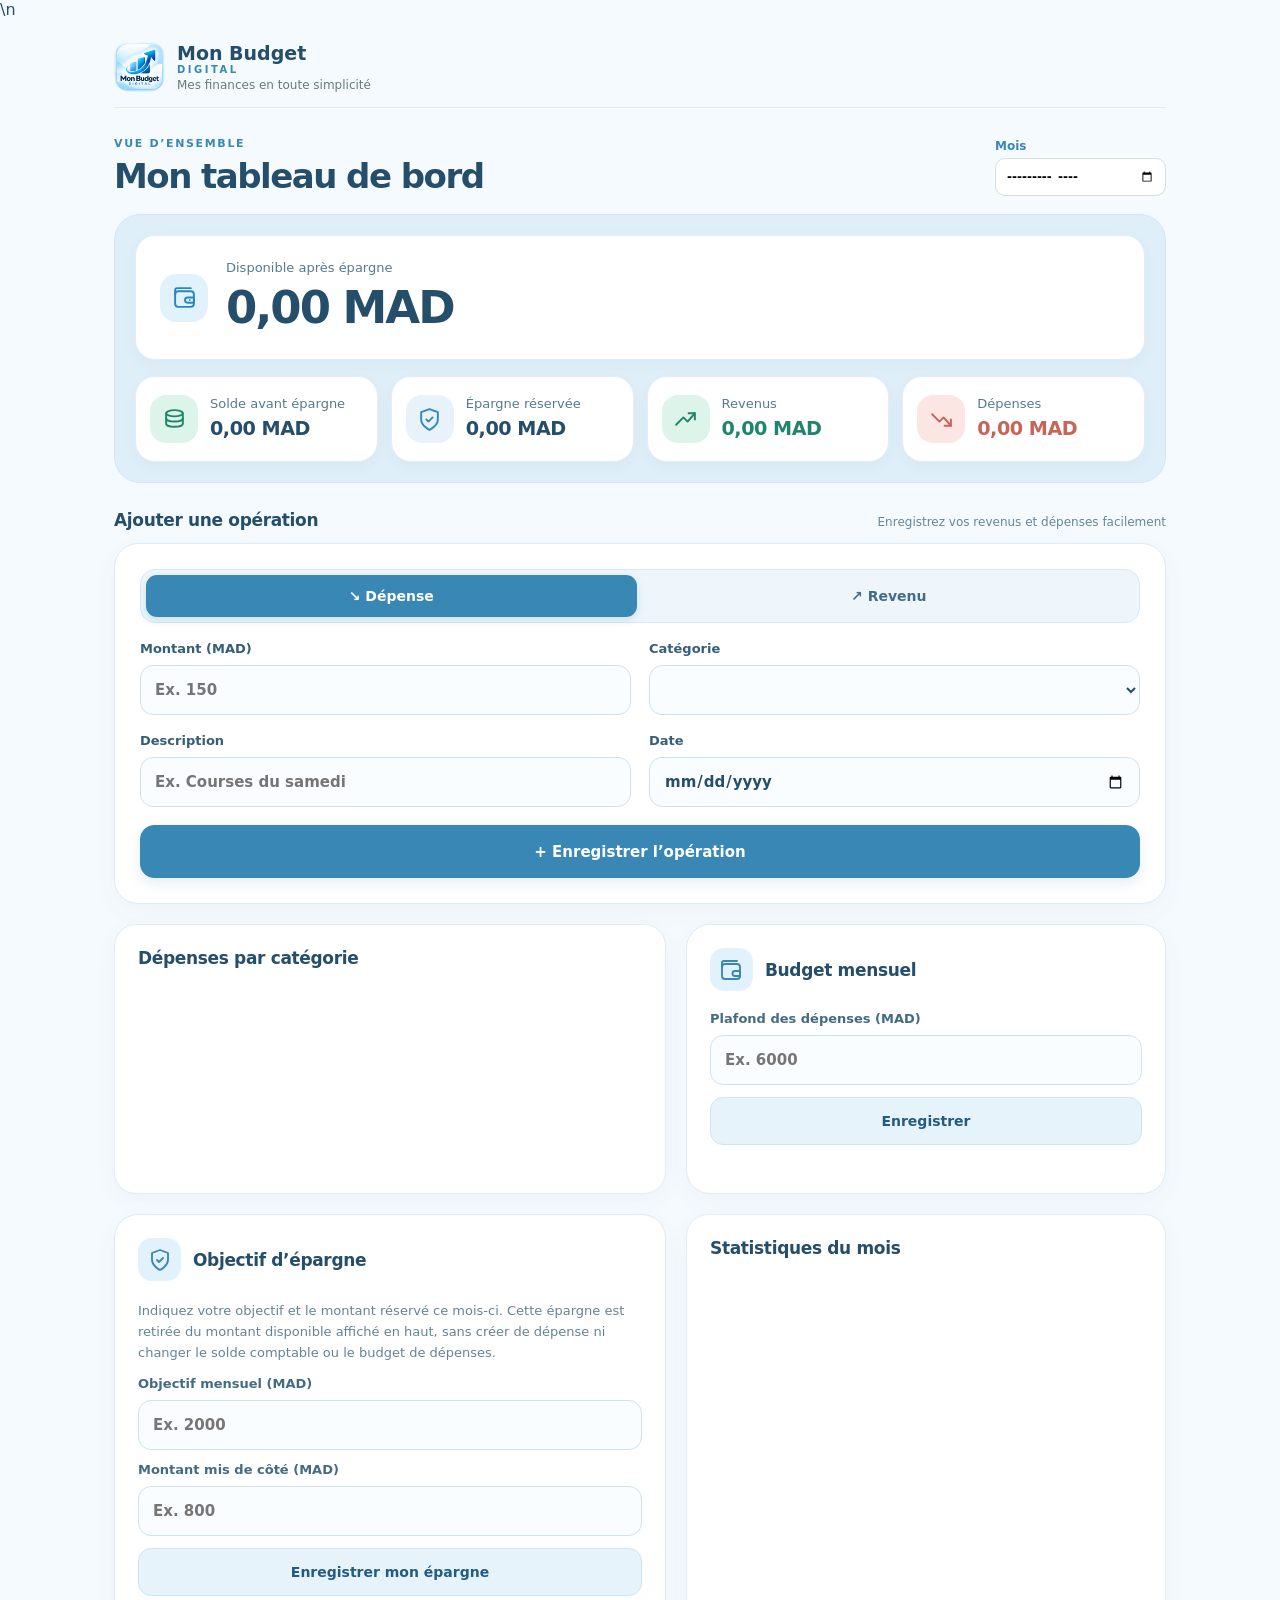
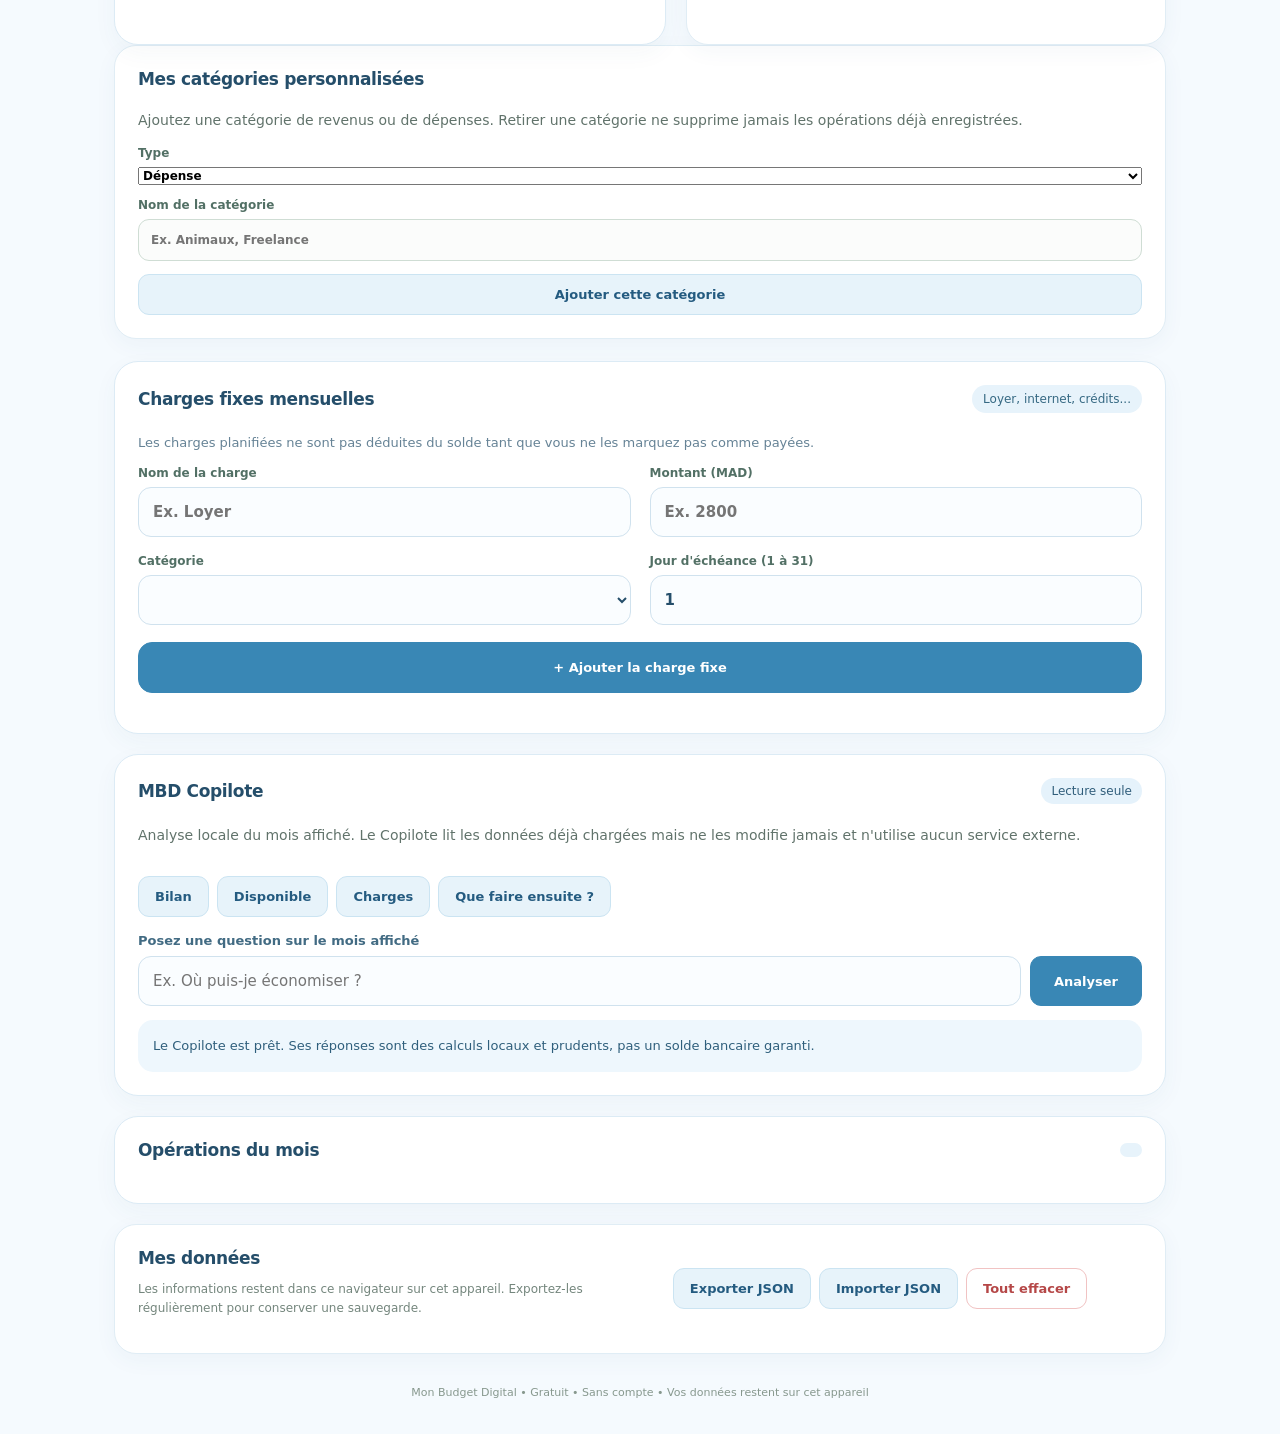
<file: index.html>
<!doctype html>
<html lang="fr">
<head>
  <meta charset="utf-8">
  <meta name="viewport" content="width=device-width, initial-scale=1, viewport-fit=cover">
  <meta name="theme-color" content="#f5fafe">
  <meta name="description" content="Mon Budget Digital : revenus, dépenses, épargne et budgets personnels.">
  <meta name="apple-mobile-web-app-capable" content="yes">
  <meta name="apple-mobile-web-app-status-bar-style" content="default">
  <meta name="apple-mobile-web-app-title" content="Mon Budget Digital">
  
  
  
  <link rel="manifest" href="./manifest.webmanifest?v=4">
  <link rel="icon" type="image/svg+xml" href="./icons/icon-192.png?v=4">
  <link rel="apple-touch-icon" href="./icons/apple-touch-icon.png?v=4">
  <link rel="stylesheet" href="./styles.css?v=1.8.0">
  <title>Mon Budget Digital — finances personnelles v1.6</title>
  <script src="./copilot.js?v=1.8.0" defer></script>\n  <script src="./app.js?v=1.8.0" defer></script>
</head>
<body>
  <div class="app-shell">
    <header class="topbar">
      <div class="brand-mark" aria-hidden="true"><img src="./icons/icon-192.png?v=4" alt=""></div>
      <div><strong>Mon Budget <span class="brand-digital">DIGITAL</span></strong><small>Mes finances en toute simplicité</small></div>
      <button class="icon-btn" id="installBtn" hidden type="button">Installer</button>
    </header>
    <main>
      <section class="headline">
        <div><p class="eyebrow">VUE D’ENSEMBLE</p><h1>Mon tableau de bord</h1></div>
        <label class="month-wrap">Mois <input id="month" type="month" aria-label="Mois à afficher"></label>
      </section>
      <section class="hero mbd-cards" aria-label="Solde mensuel">
  <div class="mbd-primary-card">
    <span class="mbd-card-icon" aria-hidden="true"><svg viewBox="0 0 24 24" aria-hidden="true"><rect x="3" y="6" width="18" height="15" rx="3"/><path d="M3 9V5a2 2 0 0 1 2-2h13"/><path d="M15 12h6v5h-6a2 2 0 0 1 0-5Z"/><path d="M17 14.5h.01"/></svg></span>
    <div class="mbd-card-content"><div class="hero-label">Disponible après épargne</div><div class="hero-value" id="availableBalance">0,00 MAD</div></div>
  </div>
  <div class="mbd-card-grid">
    <div class="mbd-stat-card"><span class="mbd-card-icon balance-icon" aria-hidden="true"><svg viewBox="0 0 24 24" aria-hidden="true"><ellipse cx="12" cy="6" rx="8" ry="3"/><path d="M4 6v5c0 1.7 3.6 3 8 3s8-1.3 8-3V6"/><path d="M4 11v5c0 1.7 3.6 3 8 3s8-1.3 8-3v-5"/></svg></span><div class="mbd-card-content"><span>Solde avant épargne</span><strong id="balance">0,00 MAD</strong></div></div>
    <div class="mbd-stat-card"><span class="mbd-card-icon saving-icon" aria-hidden="true"><svg viewBox="0 0 24 24" aria-hidden="true"><path d="M12 22s8-4 8-10V5l-8-3-8 3v7c0 6 8 10 8 10Z"/><path d="m9 12 2 2 4-4"/></svg></span><div class="mbd-card-content"><span>Épargne réservée</span><strong id="reservedSavings">0,00 MAD</strong></div></div>
    <div class="mbd-stat-card"><span class="mbd-card-icon income-icon" aria-hidden="true"><svg viewBox="0 0 24 24" aria-hidden="true"><path d="m3 17 7-7 4 4 7-8"/><path d="M15 6h6v6"/></svg></span><div class="mbd-card-content"><span>Revenus</span><strong id="incomeTotal">0,00 MAD</strong></div></div>
    <div class="mbd-stat-card"><span class="mbd-card-icon expense-icon" aria-hidden="true"><svg viewBox="0 0 24 24" aria-hidden="true"><path d="m3 7 7 7 4-4 7 8"/><path d="M15 18h6v-6"/></svg></span><div class="mbd-card-content"><span>Dépenses</span><strong id="expenseTotal">0,00 MAD</strong></div></div>
  </div>
</section>
      <div class="section-title operation-title"><h2>Ajouter une opération</h2><span class="operation-subtitle">Enregistrez vos revenus et dépenses facilement</span></div>
      <form id="transactionForm" class="panel form-grid operation-form">
        <div class="segmented" role="group" aria-label="Type d'opération">
          <label><input type="radio" name="type" value="expense" checked><span>↘ Dépense</span></label>
          <label><input type="radio" name="type" value="income"><span>↗ Revenu</span></label>
        </div>
        <label>Montant (MAD)<input id="amount" name="amount" type="number" min="0.01" step="0.01" inputmode="decimal" placeholder="Ex. 150" required></label>
        <label>Catégorie<select id="category" name="category" required></select></label>
        <label>Description<input id="description" name="description" type="text" maxlength="100" placeholder="Ex. Courses du samedi"></label>
        <label>Date<input id="date" name="date" type="date" required></label>
        <button class="primary operation-submit" type="submit">+ Enregistrer l’opération</button>
        <p id="formMessage" class="form-message" role="status" aria-live="polite"></p>
      </form>
      <section class="two-cols">
        <div class="panel"><div class="section-title compact"><h2>Dépenses par catégorie</h2></div><div id="categoryChart" class="category-chart"></div></div>
        <div class="panel finance-panel finance-budget"><div class="section-title compact finance-heading"><span class="finance-heading-icon" aria-hidden="true"><svg viewBox="0 0 24 24"><rect x="3" y="6" width="18" height="15" rx="3"/><path d="M3 9V5a2 2 0 0 1 2-2h13"/><path d="M16 13h5v5h-5a2.5 2.5 0 0 1 0-5Z"/></svg></span><h2>Budget mensuel</h2></div>
          <form id="budgetForm" class="budget-form"><label>Plafond des dépenses (MAD)<input id="budgetAmount" min="0" step="0.01" type="number" inputmode="decimal" placeholder="Ex. 6000"></label><button type="submit" class="secondary">Enregistrer</button></form>
          <div id="budgetStatus" class="budget-status"></div>
        </div>
      </section>
      <section class="two-cols improvements">
        <div class="panel finance-panel finance-savings"><div class="section-title compact finance-heading"><span class="finance-heading-icon" aria-hidden="true"><svg viewBox="0 0 24 24"><path d="M12 22s8-4 8-10V5l-8-3-8 3v7c0 6 8 10 8 10Z"/><path d="m9 12 2 2 4-4"/></svg></span><h2>Objectif d’épargne</h2></div>
          <p class="recurring-help">Indiquez votre objectif et le montant réservé ce mois-ci. Cette épargne est retirée du montant disponible affiché en haut, sans créer de dépense ni changer le solde comptable ou le budget de dépenses.</p>
          <form id="savingsForm" class="budget-form">
            <label>Objectif mensuel (MAD)<input id="savingsGoal" type="number" min="0" step="0.01" inputmode="decimal" placeholder="Ex. 2000"></label>
            <label>Montant mis de côté (MAD)<input id="savingsSaved" type="number" min="0" step="0.01" inputmode="decimal" placeholder="Ex. 800"></label>
            <button class="secondary" type="submit">Enregistrer mon épargne</button>
          </form><p id="savingsMessage" class="form-message" role="status" aria-live="polite"></p><div id="savingsStatus" class="budget-status" aria-live="polite"></div>
        </div>
        <div class="panel"><div class="section-title compact"><h2>Statistiques du mois</h2></div>
          <div id="monthlyStats" class="monthly-stats" aria-live="polite"></div>
        </div>
      </section>
      <section class="panel" aria-label="Catégories personnalisées"><div class="section-title compact"><h2>Mes catégories personnalisées</h2></div><p class="recurring-help">Ajoutez une catégorie de revenus ou de dépenses. Retirer une catégorie ne supprime jamais les opérations déjà enregistrées.</p><form id="customCategoryForm" class="budget-form"><label>Type<select id="customCategoryType"><option value="expense">Dépense</option><option value="income">Revenu</option></select></label><label>Nom de la catégorie<input id="customCategoryName" maxlength="60" required placeholder="Ex. Animaux, Freelance"></label><button class="secondary" type="submit">Ajouter cette catégorie</button></form><div id="customCategoriesList"></div></section>
      <section class="panel recurring-panel mbd-list-panel" aria-label="Charges fixes mensuelles">
        <div class="section-title compact"><h2>Charges fixes mensuelles</h2><span class="count">Loyer, internet, crédits...</span></div>
        <p class="recurring-help">Les charges planifiées ne sont pas déduites du solde tant que vous ne les marquez pas comme payées.</p>
        <form id="recurringForm" class="form-grid">
          <label>Nom de la charge<input id="recurringName" required maxlength="80" placeholder="Ex. Loyer"></label>
          <label>Montant (MAD)<input id="recurringAmount" type="number" inputmode="decimal" step="0.01" min="0.01" required placeholder="Ex. 2800"></label>
          <label>Catégorie<select id="recurringCategory"></select></label>
          <label>Jour d'échéance (1 à 31)<input id="recurringDay" type="number" min="1" max="31" value="1" required></label>
          <button class="primary" type="submit">+ Ajouter la charge fixe</button>
        </form>
        <p id="recurringMessage" role="status" aria-live="polite"></p>
        <div id="recurringList" class="recurring-list"></div>
      </section>
      <section class="panel copilot-panel" aria-label="MBD Copilote">
        <div class="section-title compact"><h2>MBD Copilote</h2><span class="count">Lecture seule</span></div>
        <p class="recurring-help">Analyse locale du mois affiché. Le Copilote lit les données déjà chargées mais ne les modifie jamais et n'utilise aucun service externe.</p>
        <div id="copilotAlerts" class="copilot-alerts" aria-live="polite"></div>
        <div class="copilot-quick-actions" role="group" aria-label="Questions rapides">
          <button class="secondary" type="button" data-copilot-question="Fais-moi un bilan du mois">Bilan</button>
          <button class="secondary" type="button" data-copilot-question="Combien puis-je dépenser ?">Disponible</button>
          <button class="secondary" type="button" data-copilot-question="Quelles charges restent ?">Charges</button>
          <button class="secondary" type="button" data-copilot-question="Que dois-je faire ensuite ?">Que faire ensuite ?</button>
        </div>
        <form id="copilotForm" class="copilot-form">
          <label for="copilotInput">Posez une question sur le mois affiché</label>
          <div class="copilot-entry"><input id="copilotInput" type="text" maxlength="180" autocomplete="off" placeholder="Ex. Où puis-je économiser ?"><button class="primary" type="submit">Analyser</button></div>
        </form>
        <div id="copilotResponse" class="copilot-response" aria-live="polite">Le Copilote est prêt. Ses réponses sont des calculs locaux et prudents, pas un solde bancaire garanti.</div>
      </section>
      <section class="panel transactions-panel mbd-list-panel"><div class="section-title compact"><h2>Opérations du mois</h2><span id="count" class="count"></span></div>
        <div id="transactions" class="transactions"></div>
      </section>
      <section class="panel settings"><div><h2>Mes données</h2><p>Les informations restent dans ce navigateur sur cet appareil. Exportez-les régulièrement pour conserver une sauvegarde.</p></div>
        <div class="settings-actions"><button id="exportBtn" class="secondary" type="button">Exporter JSON</button><label class="secondary file-button" for="importFile">Importer JSON</label><input id="importFile" type="file" accept=".json,application/json" hidden><button id="clearBtn" class="danger" type="button">Tout effacer</button></div>
        <p id="dataMessage" role="status" aria-live="polite"></p>
      </section>
    </main>
    <footer>Mon Budget Digital • Gratuit • Sans compte • Vos données restent sur cet appareil</footer>
  </div>
</body>
</html>
</file>
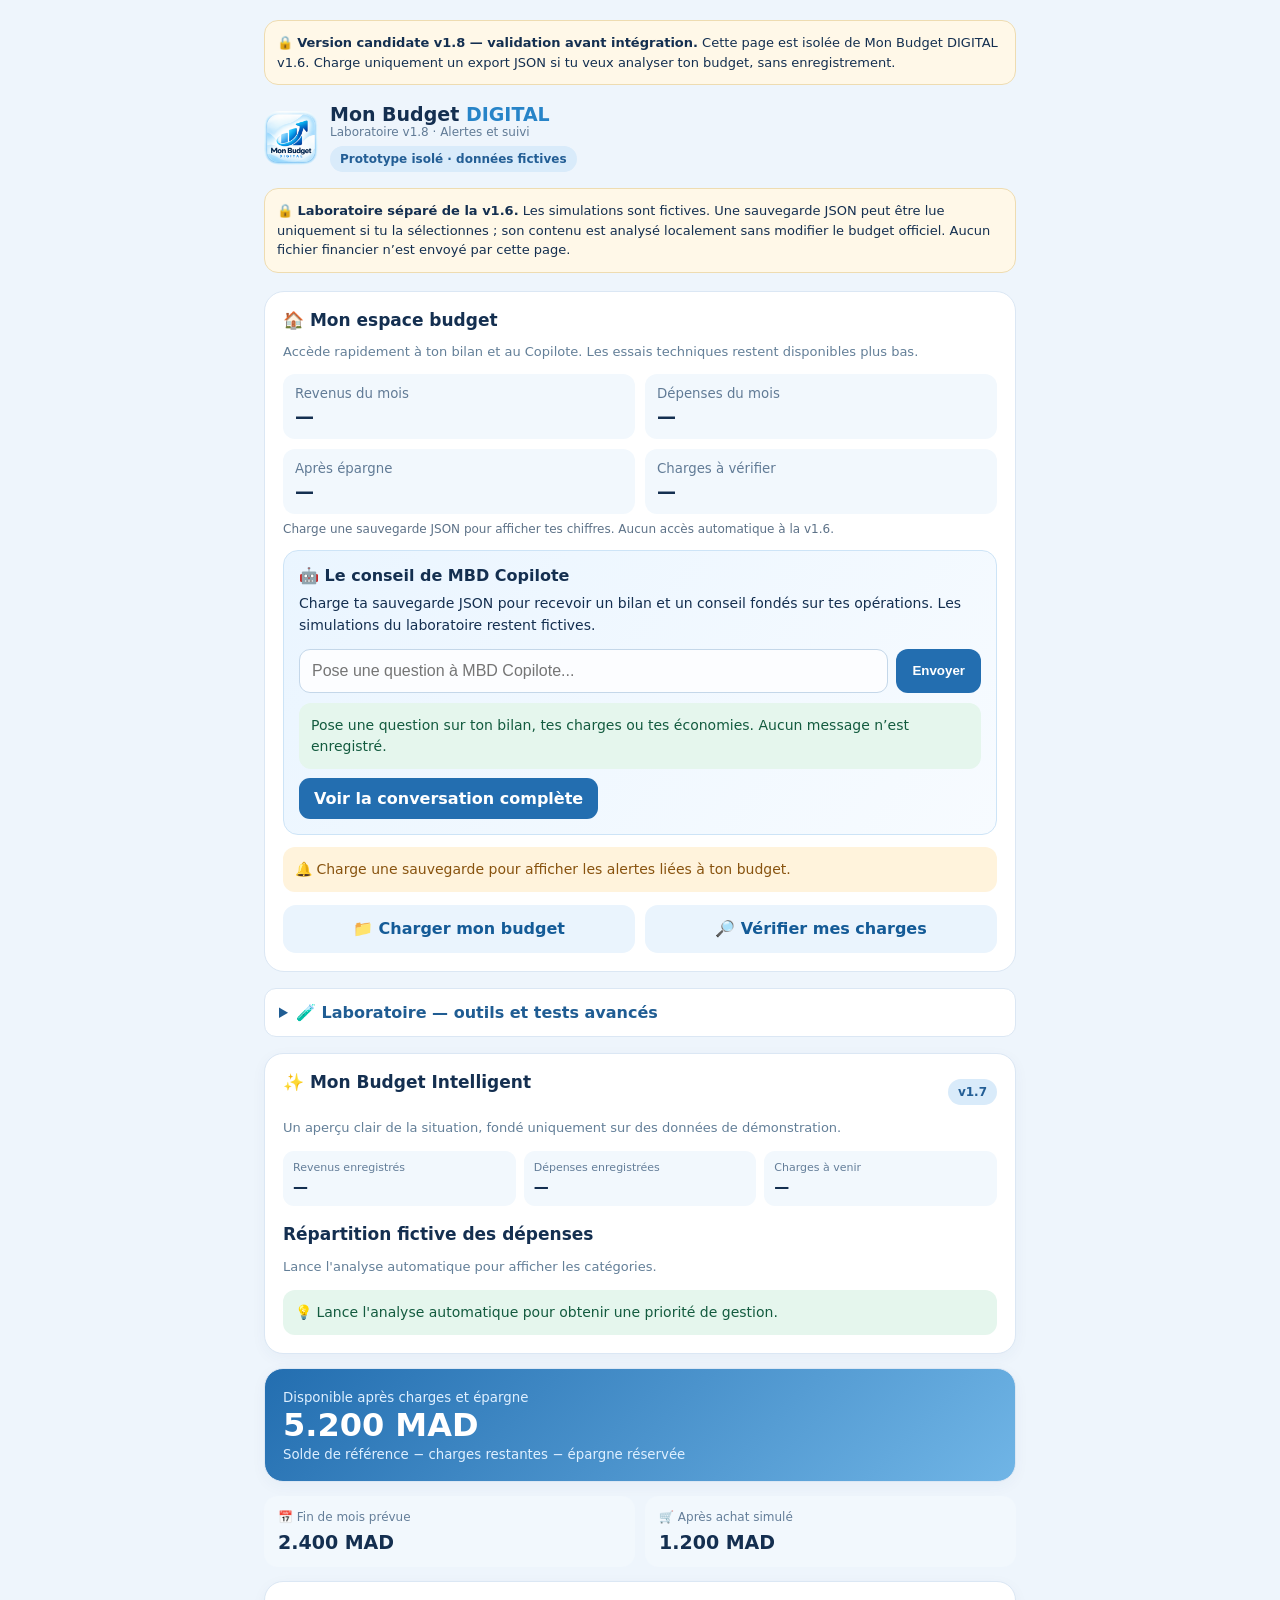
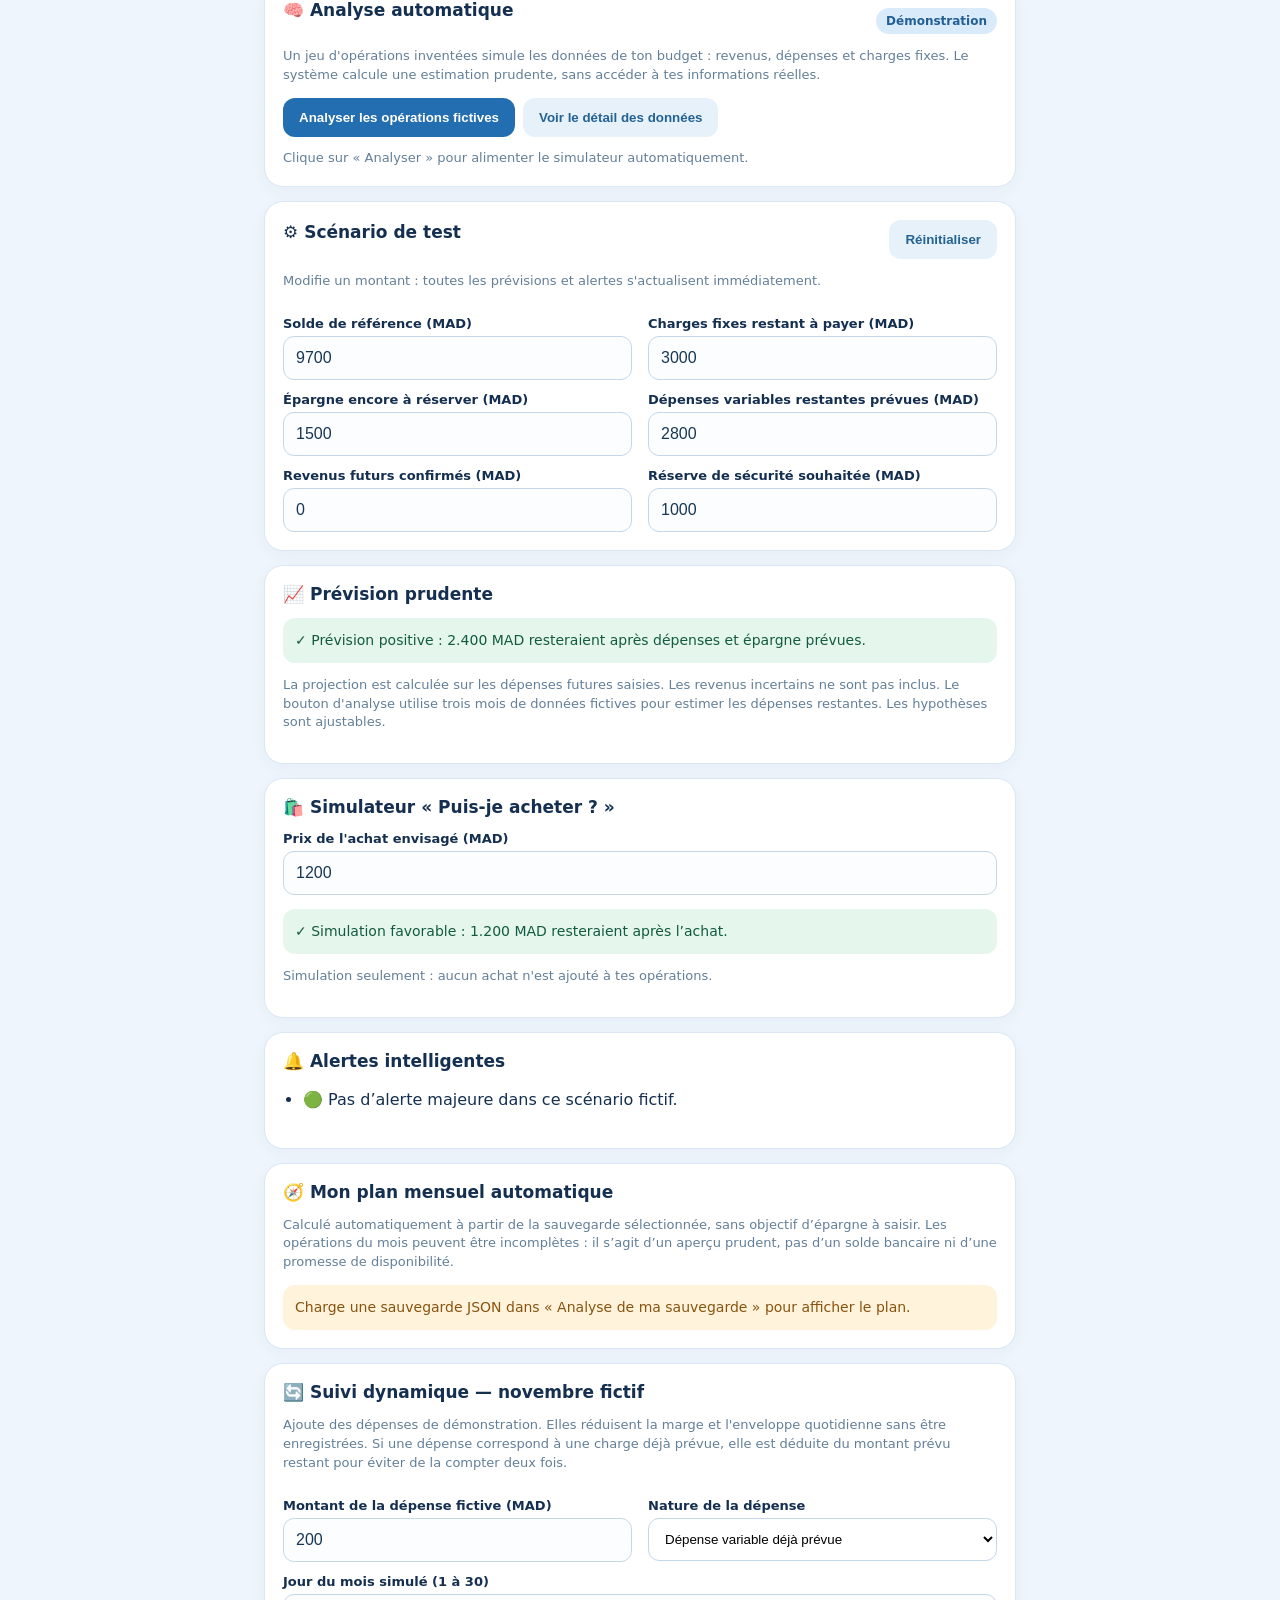
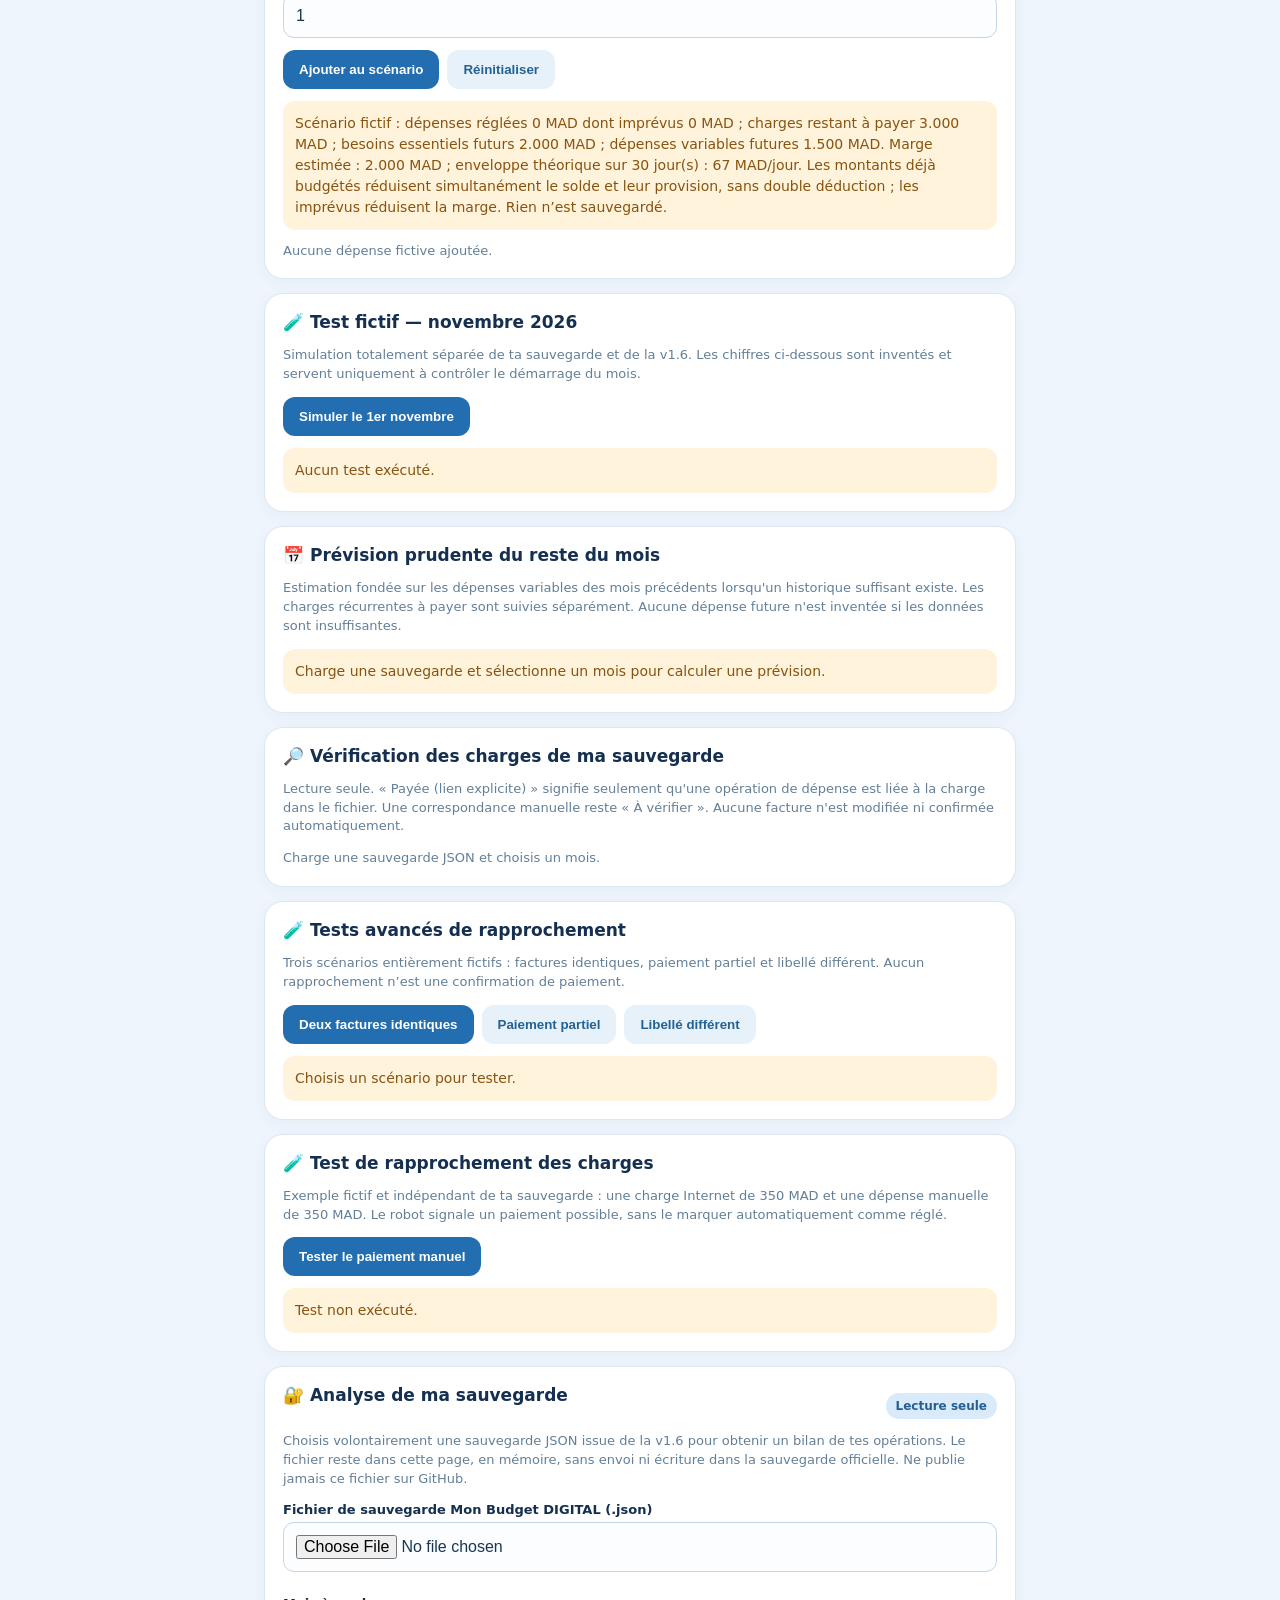
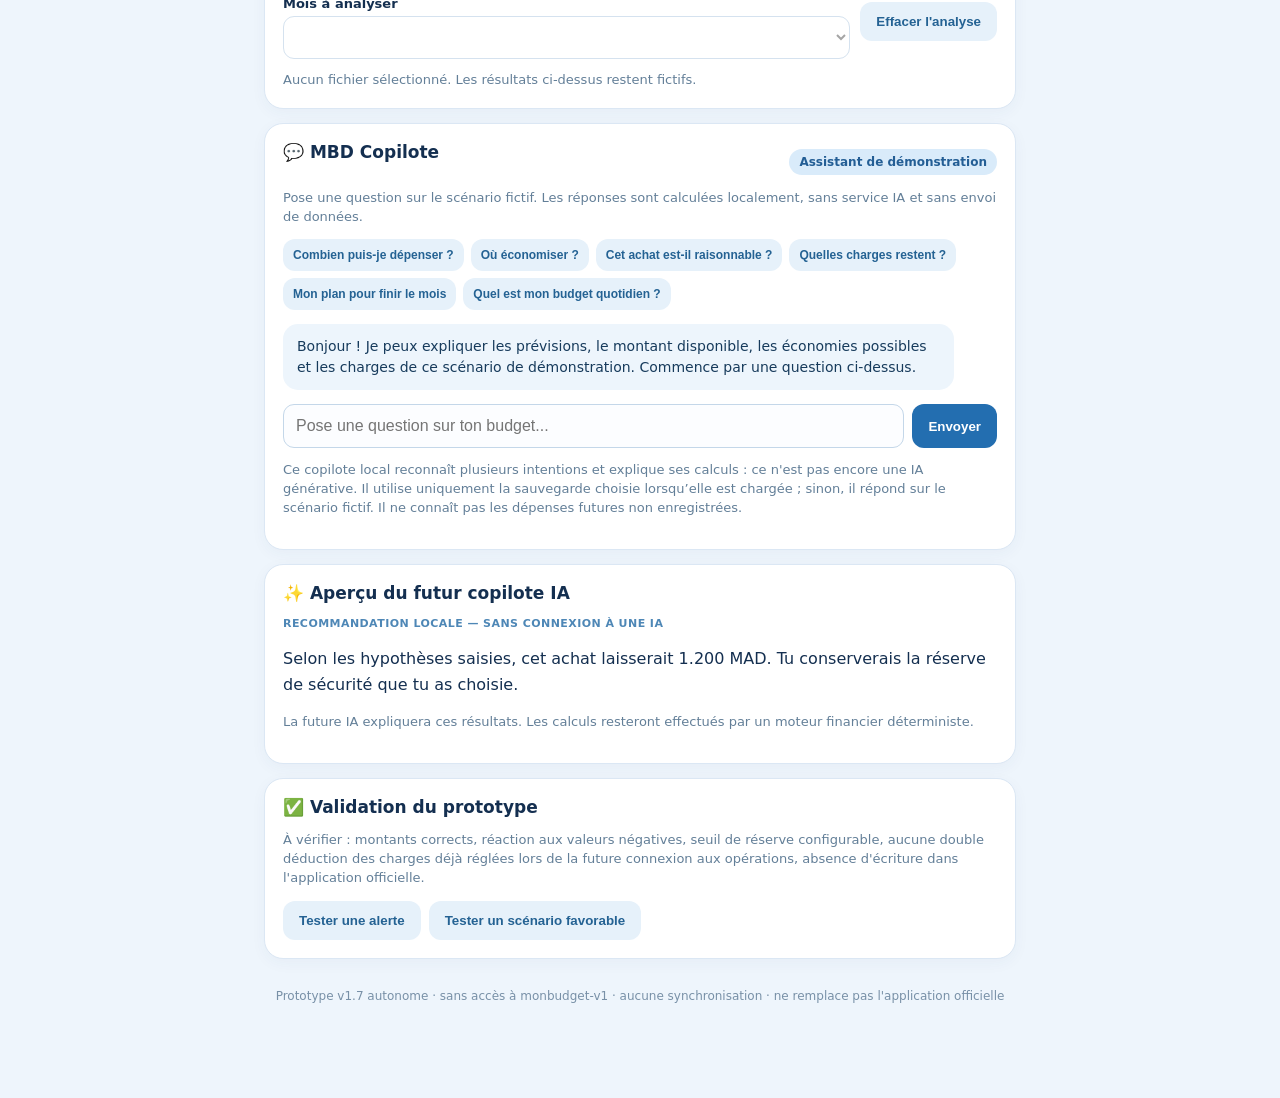
<file: candidate-v18/index.html>
<!doctype html>
<html lang="fr"><head><meta charset="utf-8"><meta name="viewport" content="width=device-width,initial-scale=1"><meta name="theme-color" content="#e9f5ff"><title>Mon Budget DIGITAL — Candidate Copilote v1.8</title>
<style>
:root{font-family:system-ui,-apple-system,Segoe UI,sans-serif;color:#142f50;background:#eef5fc}*{box-sizing:border-box}body{margin:0}main{max-width:780px;margin:auto;padding:20px 14px 65px}.top{display:flex;align-items:center;gap:12px;margin:5px 0 16px}.logo{width:54px;height:54px;object-fit:cover;border-radius:15px}h1{font-size:19px;margin:0}h2{font-size:17px;margin:0 0 14px}.sub{font-size:12px;color:#617b96}.pill{display:inline-block;background:#d9ebfa;color:#235e95;border-radius:22px;padding:6px 10px;font-size:12px;font-weight:700;margin-top:7px}.note{background:#fff8e8;border:1px solid #eedcb1;border-radius:14px;padding:12px;font-size:13px;line-height:1.5;margin-bottom:18px}.card{background:white;border:1px solid #dbe7f4;border-radius:19px;padding:18px;margin:14px 0;box-shadow:0 4px 15px #27496a0b}.grid{display:grid;grid-template-columns:1fr 1fr;gap:10px}.metric{background:#f2f8fd;border-radius:14px;padding:14px}.metric small{display:block;color:#647e99;font-size:12px;margin-bottom:7px}.metric strong{display:block;font-size:19px}.hero{background:linear-gradient(135deg,#236eb0,#70b5e6);color:white}.hero small{color:#deefff}.hero strong{font-size:32px}.muted{color:#637f98;font-size:13px;line-height:1.45}.row{display:flex;justify-content:space-between;align-items:center;gap:10px}.field{display:block;font-size:13px;font-weight:600;margin:12px 0 5px}input{width:100%;padding:12px;border-radius:11px;border:1px solid #c4d7e9;font-size:16px;color:#173754;background:#fcfdff}input:focus{outline:2px solid #6eaee1}button{border:0;border-radius:12px;background:#236eb0;color:white;font-weight:700;padding:12px 16px;cursor:pointer}button.secondary{background:#e6f1fa;color:#246293}.status{border-radius:12px;padding:12px;line-height:1.5;font-size:14px}.good{background:#e5f6ed;color:#135b3f}.warn{background:#fff3dc;color:#88530f}.bad{background:#fde8e8;color:#9f3034}.tag{font-size:11px;font-weight:700;letter-spacing:.04em;text-transform:uppercase;color:#4e87b6}ul{padding-left:20px;line-height:1.65}.actions{display:flex;flex-wrap:wrap;gap:8px}.foot{text-align:center;font-size:12px;color:#7890a7;margin:30px 0}@media(min-width:610px){.fields{display:grid;grid-template-columns:1fr 1fr;gap:0 16px}}@media(max-width:350px){.grid{grid-template-columns:1fr}.metric strong{font-size:18px}}
.insight{display:grid;grid-template-columns:repeat(3,minmax(0,1fr));gap:8px}.insight div{background:#f2f8fd;border-radius:11px;padding:10px;min-width:0}.insight small{display:block;color:#647e99;font-size:11px}.insight strong{display:block;margin-top:4px;font-size:15px;overflow-wrap:anywhere}.barline{margin:12px 0}.barhead{display:flex;justify-content:space-between;gap:8px;font-size:13px;margin-bottom:5px}.bartrack{height:9px;border-radius:20px;background:#e8f0f7;overflow:hidden}.barfill{height:100%;background:linear-gradient(90deg,#6cb3e8,#2276b9);border-radius:20px}.nav{display:flex;gap:8px;overflow-x:auto;padding:4px 0 10px}.nav a{flex:0 0 auto;text-decoration:none;font-size:12px;color:#236eb0;background:white;border:1px solid #dbe7f4;border-radius:20px;padding:9px 12px;font-weight:700}@media(max-width:380px){.insight{grid-template-columns:1fr 1fr}}.chatlog{display:flex;flex-direction:column;gap:10px;margin:14px 0}.bubble{padding:12px 14px;border-radius:15px;font-size:14px;line-height:1.5;max-width:94%;white-space:pre-wrap}.bubble.user{align-self:flex-end;background:#246eaf;color:white}.bubble.bot{align-self:flex-start;background:#edf5fc;color:#173b5c}.chatbuttons{display:flex;flex-wrap:wrap;gap:7px}.chatbuttons button{font-size:12px;padding:9px 10px}.chatentry{display:flex;gap:8px;margin-top:10px}.chatentry input{min-width:0;flex:1}.chatentry button{flex:0 0 auto}@media(max-width:400px){.chatentry button{padding:10px}}
.quick-home{background:#fff;border:1px solid #dbe7f4;border-radius:20px;padding:18px;margin:14px 0}.quick-home h2{margin:0 0 6px}.quick-actions{display:grid;grid-template-columns:repeat(2,minmax(0,1fr));gap:10px;margin-top:13px}.quick-actions a{text-decoration:none;background:#eaf4fd;color:#145b97;font-weight:700;padding:13px 10px;border-radius:13px;text-align:center;min-height:48px;display:flex;align-items:center;justify-content:center}.quick-actions a:focus-visible{outline:3px solid #246eaf}.quick-totals{display:grid;grid-template-columns:repeat(2,minmax(0,1fr));gap:10px;margin-top:12px}.quick-totals div{background:#f2f8fd;padding:12px;border-radius:12px}.quick-totals small{display:block;color:#617b96}.quick-totals strong{display:block;margin-top:4px;font-size:19px}.quick-label{font-size:12px;color:#5d7288;margin-top:8px}@media(max-width:360px){.quick-actions{grid-template-columns:1fr}}
.coach-preview{margin-top:14px;background:linear-gradient(130deg,#eaf5ff,#f7fbff);border:1px solid #cde4f7;border-radius:15px;padding:15px}.coach-preview h3{margin:0 0 8px;font-size:16px}.coach-preview p{margin:6px 0;font-size:14px;line-height:1.55}.coach-preview a{display:inline-block;margin-top:9px;background:#236eb0;color:white;text-decoration:none;border-radius:11px;padding:11px 15px;font-weight:700}.lab-panel{margin:16px 0}.lab-panel summary{cursor:pointer;border:1px solid #dbe7f4;background:white;border-radius:12px;padding:14px;font-weight:700;color:#205d93}.lab-panel[open] summary{margin-bottom:12px}.lab-navigation{display:flex;flex-wrap:wrap;gap:8px;padding:10px 0}.lab-navigation a{color:#236eb0;background:#eaf4fd;padding:10px;border-radius:10px;text-decoration:none;font-size:13px;font-weight:700}</style></head>
<body><main><div class="note" role="status">🔒 <strong>Version candidate v1.8 — validation avant intégration.</strong> Cette page est isolée de Mon Budget DIGITAL v1.6. Charge uniquement un export JSON si tu veux analyser ton budget, sans enregistrement.</div><div class="top"><img class="logo" src="../icons/icon-192.png" alt="Logo Mon Budget DIGITAL"><div><h1>Mon Budget <span style="color:#2784c8">DIGITAL</span></h1><div class="sub">Laboratoire v1.8 · Alertes et suivi</div><span class="pill">Prototype isolé · données fictives</span></div></div>
<div class="note"><strong>🔒 Laboratoire séparé de la v1.6.</strong> Les simulations sont fictives. Une sauvegarde JSON peut être lue uniquement si tu la sélectionnes ; son contenu est analysé localement sans modifier le budget officiel. Aucun fichier financier n’est envoyé par cette page.</div>
<section class="quick-home" id="accueilSimple"><h2>🏠 Mon espace budget</h2><p class="muted">Accède rapidement à ton bilan et au Copilote. Les essais techniques restent disponibles plus bas.</p><div class="quick-totals"><div><small>Revenus du mois</small><strong id="quickIncome">—</strong></div><div><small>Dépenses du mois</small><strong id="quickExpenses">—</strong></div><div><small>Après épargne</small><strong id="quickBalance">—</strong></div><div><small>Charges à vérifier</small><strong id="quickCharges">—</strong></div></div><p id="quickContext" class="quick-label">Charge une sauvegarde JSON pour afficher tes chiffres. Aucun accès automatique à la v1.6.</p><div class="coach-preview"><h3>🤖 Le conseil de MBD Copilote</h3><p id="coachHomeAdvice">Charge ta sauvegarde JSON pour recevoir un bilan et un conseil fondés sur tes opérations. Les simulations du laboratoire restent fictives.</p><form id="homeChatForm" class="chatentry" style="margin-top:12px"><input id="homeChatInput" type="text" maxlength="180" autocomplete="off" placeholder="Pose une question à MBD Copilote..." aria-label="Question au Copilote depuis l’accueil"><button type="submit">Envoyer</button></form><div id="homeChatResponse" class="status good" style="margin-top:10px" role="status" aria-live="polite">Pose une question sur ton bilan, tes charges ou tes économies. Aucun message n’est enregistré.</div><a href="#copilote">Voir la conversation complète</a></div><div id="homeAlerts" class="status warn" style="margin-top:12px" aria-live="polite">🔔 Charge une sauvegarde pour afficher les alertes liées à ton budget.</div><div class="quick-actions"><a href="#analyseReelle">📁 Charger mon budget</a><a href="#realReconcile">🔎 Vérifier mes charges</a></div></section>
<details class="lab-panel"><summary>🧪 Laboratoire — outils et tests avancés</summary><nav class="lab-navigation" aria-label="Navigation du laboratoire"><a href="#intelligent">Vue fictive</a><a href="#autoDemo">Analyse fictive</a><a href="#scenario">Paramètres</a><a href="#achats">Achats fictifs</a><a href="#alertes">Alertes fictives</a><a href="#dynamicTest">Suivi dynamique</a><a href="#complexMatching">Tests des charges</a><a href="#alertes">🔔 Alertes fictives</a></nav></details>
<section class="card" id="intelligent"><div class="row"><h2>✨ Mon Budget Intelligent</h2><span class="pill">v1.7</span></div><p class="muted">Un aperçu clair de la situation, fondé uniquement sur des données de démonstration.</p><div class="insight"><div><small>Revenus enregistrés</small><strong id="dashboardIncome">—</strong></div><div><small>Dépenses enregistrées</small><strong id="dashboardExpense">—</strong></div><div><small>Charges à venir</small><strong id="dashboardFixed">—</strong></div></div><h2 style="margin-top:18px">Répartition fictive des dépenses</h2><div id="categoryBars" class="muted">Lance l'analyse automatique pour afficher les catégories.</div><div id="priorityTip" class="status good" style="margin-top:14px">💡 Lance l'analyse automatique pour obtenir une priorité de gestion.</div></section>
<div class="card hero"><small>Disponible après charges et épargne</small><div><strong id="available">5 200 MAD</strong></div><small>Solde de référence − charges restantes − épargne réservée</small></div>
<div class="grid"><div class="metric"><small>📅 Fin de mois prévue</small><strong id="forecast">2 400 MAD</strong></div><div class="metric"><small>🛒 Après achat simulé</small><strong id="after">1 200 MAD</strong></div></div>
<section class="card" id="autoDemo"><div class="row"><h2>🧠 Analyse automatique</h2><span class="pill">Démonstration</span></div><p class="muted">Un jeu d'opérations inventées simule les données de ton budget : revenus, dépenses et charges fixes. Le système calcule une estimation prudente, sans accéder à tes informations réelles.</p><div class="actions"><button id="autoFill">Analyser les opérations fictives</button><button class="secondary" id="showDemo">Voir le détail des données</button></div><div id="demoDetail" hidden style="margin-top:12px" class="muted"></div><div id="autoResult" class="muted" aria-live="polite" style="margin-top:12px">Clique sur « Analyser » pour alimenter le simulateur automatiquement.</div></section>
<section class="card" id="scenario"><div class="row"><h2>⚙️ Scénario de test</h2><button class="secondary" id="reset">Réinitialiser</button></div><p class="muted">Modifie un montant : toutes les prévisions et alertes s'actualisent immédiatement.</p><div class="fields">
<label><span class="field">Solde de référence (MAD)</span><input id="balance" type="number" min="0" step="10" value="9700" inputmode="decimal"></label>
<label><span class="field">Charges fixes restant à payer (MAD)</span><input id="fixed" type="number" min="0" step="10" value="3000" inputmode="decimal"></label>
<label><span class="field">Épargne encore à réserver (MAD)</span><input id="savings" type="number" min="0" step="10" value="1500" inputmode="decimal"></label>
<label><span class="field">Dépenses variables restantes prévues (MAD)</span><input id="variable" type="number" min="0" step="10" value="2800" inputmode="decimal"></label>
<label><span class="field">Revenus futurs confirmés (MAD)</span><input id="income" type="number" min="0" step="10" value="0" inputmode="decimal"></label>
<label><span class="field">Réserve de sécurité souhaitée (MAD)</span><input id="reserve" type="number" min="0" step="10" value="1000" inputmode="decimal"></label>
</div></section>
<section class="card"><h2>📈 Prévision prudente</h2><div id="forecastStatus" class="status good"></div><p class="muted">La projection est calculée sur les dépenses futures saisies. Les revenus incertains ne sont pas inclus. Le bouton d'analyse utilise trois mois de données fictives pour estimer les dépenses restantes. Les hypothèses sont ajustables.</p></section>
<section class="card" id="achats"><h2>🛍️ Simulateur « Puis-je acheter ? »</h2><label><span class="field">Prix de l'achat envisagé (MAD)</span><input id="purchase" type="number" min="0" step="10" value="1200" inputmode="decimal"></label><div style="margin-top:14px" id="purchaseStatus" class="status good"></div><p class="muted">Simulation seulement : aucun achat n'est ajouté à tes opérations.</p></section>
<section class="card" id="alertes"><h2>🔔 Alertes intelligentes</h2><div id="alerts" aria-live="polite"></div></section>
<section class="card" id="planAuto"><h2>🧭 Mon plan mensuel automatique</h2><p class="muted">Calculé automatiquement à partir de la sauvegarde sélectionnée, sans objectif d’épargne à saisir. Les opérations du mois peuvent être incomplètes : il s’agit d’un aperçu prudent, pas d’un solde bancaire ni d’une promesse de disponibilité.</p><div id="autoPlanResult" class="status warn">Charge une sauvegarde JSON dans « Analyse de ma sauvegarde » pour afficher le plan.</div></section>
<section class="card" id="dynamicTest"><h2>🔄 Suivi dynamique — novembre fictif</h2><p class="muted">Ajoute des dépenses de démonstration. Elles réduisent la marge et l'enveloppe quotidienne sans être enregistrées. Si une dépense correspond à une charge déjà prévue, elle est déduite du montant prévu restant pour éviter de la compter deux fois.</p><div class="fields"><label><span class="field">Montant de la dépense fictive (MAD)</span><input id="dynamicAmount" type="number" min="1" max="99999" step="1" value="200"></label><label><span class="field">Nature de la dépense</span><select id="dynamicType" style="width:100%;padding:12px;border:1px solid #c4d7e9;border-radius:11px;background:white"><option value="variable">Dépense variable déjà prévue</option><option value="fixed">Charge fixe déjà prévue</option><option value="essential">Besoin essentiel déjà prévu</option><option value="extra">Dépense imprévue</option></select></label></div><label><span class="field">Jour du mois simulé (1 à 30)</span><input id="dynamicDay" type="number" min="1" max="30" value="1" step="1"></label><div class="actions" style="margin-top:12px"><button type="button" id="dynamicAdd">Ajouter au scénario</button><button type="button" class="secondary" id="dynamicReset">Réinitialiser</button></div><div id="dynamicResult" class="status warn" style="margin-top:12px"></div><div id="dynamicHistory" class="muted" aria-live="polite" style="margin-top:12px"></div></section>
<section class="card" id="novTest"><h2>🧪 Test fictif — novembre 2026</h2><p class="muted">Simulation totalement séparée de ta sauvegarde et de la v1.6. Les chiffres ci-dessous sont inventés et servent uniquement à contrôler le démarrage du mois.</p><button id="runNovTest" type="button">Simuler le 1er novembre</button><div id="novTestResult" class="status warn" style="margin-top:12px">Aucun test exécuté.</div></section>
<section class="card" id="forecastReal"><h2>📅 Prévision prudente du reste du mois</h2><p class="muted">Estimation fondée sur les dépenses variables des mois précédents lorsqu'un historique suffisant existe. Les charges récurrentes à payer sont suivies séparément. Aucune dépense future n'est inventée si les données sont insuffisantes.</p><div id="forecastRealResult" class="status warn">Charge une sauvegarde et sélectionne un mois pour calculer une prévision.</div></section>
<section class="card" id="realReconcile"><h2>🔎 Vérification des charges de ma sauvegarde</h2><p class="muted">Lecture seule. « Payée (lien explicite) » signifie seulement qu'une opération de dépense est liée à la charge dans le fichier. Une correspondance manuelle reste « À vérifier ». Aucune facture n'est modifiée ni confirmée automatiquement.</p><div id="realReconcileResult" class="muted">Charge une sauvegarde JSON et choisis un mois.</div></section>
<section class="card" id="complexMatching"><h2>🧪 Tests avancés de rapprochement</h2><p class="muted">Trois scénarios entièrement fictifs : factures identiques, paiement partiel et libellé différent. Aucun rapprochement n’est une confirmation de paiement.</p><div class="actions"><button type="button" id="testSame">Deux factures identiques</button><button type="button" id="testPartial" class="secondary">Paiement partiel</button><button type="button" id="testLabel" class="secondary">Libellé différent</button></div><div id="complexResult" class="status warn" style="margin-top:12px" aria-live="polite">Choisis un scénario pour tester.</div></section>
<section class="card" id="matchingTest"><h2>🧪 Test de rapprochement des charges</h2><p class="muted">Exemple fictif et indépendant de ta sauvegarde : une charge Internet de 350 MAD et une dépense manuelle de 350 MAD. Le robot signale un paiement possible, sans le marquer automatiquement comme réglé.</p><button type="button" id="runMatchingTest">Tester le paiement manuel</button><div id="matchingResult" class="status warn" style="margin-top:12px">Test non exécuté.</div></section>
<section class="card" id="analyseReelle">
<div class="row"><h2>🔐 Analyse de ma sauvegarde</h2><span class="pill">Lecture seule</span></div>
<p class="muted">Choisis volontairement une sauvegarde JSON issue de la v1.6 pour obtenir un bilan de tes opérations. Le fichier reste dans cette page, en mémoire, sans envoi ni écriture dans la sauvegarde officielle. Ne publie jamais ce fichier sur GitHub.</p>
<label><span class="field">Fichier de sauvegarde Mon Budget DIGITAL (.json)</span><input id="budgetFile" type="file" accept=".json,application/json"></label>
<div class="row" style="margin-top:12px"><label style="flex:1"><span class="field">Mois à analyser</span><select id="realMonth" disabled style="width:100%;padding:12px;border:1px solid #c4d7e9;border-radius:11px;background:white"></select></label><button class="secondary" id="clearReal" type="button">Effacer l'analyse</button></div>
<div id="realFeedback" class="muted" aria-live="polite" style="margin-top:12px">Aucun fichier sélectionné. Les résultats ci-dessus restent fictifs.</div>
<div id="realReport" hidden style="margin-top:14px"></div>
</section>
<section class="card" id="copilote"><div class="row"><h2>💬 MBD Copilote</h2><span class="pill" id="chatModeBadge">Assistant de démonstration</span></div><p class="muted" id="chatModeDescription">Pose une question sur le scénario fictif. Les réponses sont calculées localement, sans service IA et sans envoi de données.</p><div class="chatbuttons"><button class="secondary" type="button" data-ask="disponible">Combien puis-je dépenser ?</button><button class="secondary" type="button" data-ask="economies">Où économiser ?</button><button class="secondary" type="button" data-ask="achat">Cet achat est-il raisonnable ?</button><button class="secondary" type="button" data-ask="charges">Quelles charges restent ?</button><button class="secondary" type="button" data-ask="plan">Mon plan pour finir le mois</button><button class="secondary" type="button" data-ask="seuil">Quel est mon budget quotidien ?</button></div><div class="chatlog" id="chatLog" aria-live="polite"><div class="bubble bot">Bonjour ! Je peux expliquer les prévisions, le montant disponible, les économies possibles et les charges de ce scénario de démonstration. Commence par une question ci-dessus.</div></div><form class="chatentry" id="chatForm"><input id="chatInput" type="text" maxlength="180" placeholder="Pose une question sur ton budget..." autocomplete="off" aria-label="Question au copilote"><button type="submit">Envoyer</button></form><p class="muted">Ce copilote local reconnaît plusieurs intentions et explique ses calculs : ce n'est pas encore une IA générative. Il utilise uniquement la sauvegarde choisie lorsqu’elle est chargée ; sinon, il répond sur le scénario fictif. Il ne connaît pas les dépenses futures non enregistrées.</p></section>
<section class="card"><h2>✨ Aperçu du futur copilote IA</h2><div class="tag">Recommandation locale — sans connexion à une IA</div><p id="coach" style="line-height:1.6"></p><p class="muted">La future IA expliquera ces résultats. Les calculs resteront effectués par un moteur financier déterministe.</p></section>
<section class="card"><h2>✅ Validation du prototype</h2><p class="muted">À vérifier : montants corrects, réaction aux valeurs négatives, seuil de réserve configurable, aucune double déduction des charges déjà réglées lors de la future connexion aux opérations, absence d'écriture dans l'application officielle.</p><div class="actions"><button id="exampleRisk" class="secondary">Tester une alerte</button><button id="exampleGood" class="secondary">Tester un scénario favorable</button></div></section>
<div class="foot">Prototype v1.7 autonome · sans accès à monbudget-v1 · aucune synchronisation · ne remplace pas l'application officielle</div>
</main><script>
'use strict';
const ids=['balance','fixed','savings','variable','income','reserve','purchase'];
const preset=[9700,3000,1500,2800,0,1000,1200];
const el=x=>document.getElementById(x);
const money=n=>new Intl.NumberFormat('fr-MA',{minimumFractionDigits:0,maximumFractionDigits:0}).format(n)+' MAD';
function val(id){const x=Number(el(id).value);return Number.isFinite(x)?Math.max(0,x):0;}
function status(node,cls,html){node.className='status '+cls;node.textContent=html;}
function refresh(){
 const [balance,fixed,savings,variable,income,reserve,purchase]=ids.map(val);
 const available=balance+income-fixed-savings;
 const forecast=available-variable;
 const after=forecast-purchase;
 el('available').textContent=money(available);el('forecast').textContent=money(forecast);el('after').textContent=money(after);
 const cls=n=>n<0?'bad':n<reserve?'warn':'good';
 status(el('forecastStatus'),cls(forecast),forecast<0?'⚠️ Prévision négative : il manquerait '+money(-forecast)+' pour couvrir les dépenses planifiées.':forecast<reserve?'⚠️ Marge faible : '+money(forecast)+' prévus, en dessous de ta réserve de '+money(reserve)+'.':'✓ Prévision positive : '+money(forecast)+' resteraient après dépenses et épargne prévues.');
 status(el('purchaseStatus'),cls(after),after<0?'⛔ Achat risqué : déficit simulé de '+money(-after)+'.':after<reserve?'⚠️ Prudence : après cet achat, il resterait '+money(after)+', sous la réserve de '+money(reserve)+'.':'✓ Simulation favorable : '+money(after)+' resteraient après l’achat.');
 const a=[];
 if(available<0)a.push('🔴 Les charges et l’épargne à réserver dépassent les fonds disponibles.');
 if(forecast<0)a.push('🔴 Risque de déficit de '+money(-forecast)+' à la fin du mois.');
 else if(forecast<reserve)a.push('🟠 La marge de fin de mois est inférieure à ta réserve de '+money(reserve)+'.');
 if(after<0)a.push('🔴 L’achat envisagé ferait passer ton budget sous zéro.');
 else if(after<reserve)a.push('🟠 L’achat réduirait ta marge en dessous de la réserve choisie.');
 if(!a.length)a.push('🟢 Pas d’alerte majeure dans ce scénario fictif.');
 const list=document.createElement('ul');for(const s of a){const li=document.createElement('li');li.textContent=s;list.append(li);}el('alerts').replaceChildren(list);
 el('coach').textContent=after<0?'Je te conseille de reporter cet achat ou de réduire les dépenses prévues. Le scénario ferait apparaître un déficit de '+money(-after)+'.':after<reserve?'Cet achat laisserait '+money(after)+'. Pour préserver ta réserve de '+money(reserve)+', tu pourrais choisir un achat moins coûteux ou le reporter.':'Selon les hypothèses saisies, cet achat laisserait '+money(after)+'. Tu conserverais la réserve de sécurité que tu as choisie.';
}
for(const id of ids)el(id).addEventListener('input',refresh);
function apply(p){ids.forEach((id,i)=>el(id).value=p[i]);refresh()}
el('reset').addEventListener('click',()=>apply(preset));
el('exampleRisk').addEventListener('click',()=>apply([5000,3000,1000,2000,0,1000,1500]));
el('exampleGood').addEventListener('click',()=>apply([12000,2000,1500,2200,0,1000,900]));

// Toutes les données suivantes sont fictives, codées dans cette page de test.
// Un calcul prudent prend le plus grand entre l'historique ajusté et le rythme du mois.
const demo={
 referenceDate:'2026-10-20',daysInMonth:31,openingBalance:9000,
 current:[
 {date:'2026-10-02',type:'income',category:'Salaire',amount:2000},
 {date:'2026-10-04',type:'expense',category:'Alimentation',amount:500},
 {date:'2026-10-09',type:'expense',category:'Transport',amount:300},
 {date:'2026-10-15',type:'expense',category:'Loisirs',amount:500}
 ],
 history:[
 {category:'Alimentation',month:'2026-07',amount:1400},{category:'Transport',month:'2026-07',amount:620},{category:'Loisirs',month:'2026-07',amount:720},
 {category:'Alimentation',month:'2026-08',amount:1500},{category:'Transport',month:'2026-08',amount:650},{category:'Loisirs',month:'2026-08',amount:750},
 {category:'Alimentation',month:'2026-09',amount:1600},{category:'Transport',month:'2026-09',amount:700},{category:'Loisirs',month:'2026-09',amount:800}
 ],
 recurring:[
 {name:'Loyer',amount:2200,paid:false},{name:'Internet',amount:300,paid:false},
 {name:'Electricité',amount:500,paid:false},{name:'Abonnement déjà payé',amount:180,paid:true}
 ],
 savingsToReserve:1500,confirmedFutureIncome:0,securityReserve:1000
};
let demoActive=false;
function analyzeDemo(){
 const received=demo.current.filter(x=>x.type==='income').reduce((a,x)=>a+x.amount,0);
 const spent=demo.current.filter(x=>x.type==='expense').reduce((a,x)=>a+x.amount,0);
 const balance=demo.openingBalance+received-spent;
 const fixed=demo.recurring.filter(x=>!x.paid).reduce((a,x)=>a+x.amount,0);
 const day=Number(demo.referenceDate.slice(-2));
 const daysRemaining=demo.daysInMonth-day;
 const cats=[...new Set(demo.history.map(x=>x.category))];
 const projections=cats.map(cat=>{
   const previous=demo.history.filter(x=>x.category===cat);
   const historyAverage=previous.reduce((a,x)=>a+x.amount,0)/3;
   const current=demo.current.filter(x=>x.type==='expense'&&x.category===cat).reduce((a,x)=>a+x.amount,0);
   const estimatedRemaining=Math.round(Math.max(historyAverage*daysRemaining/demo.daysInMonth,current/Math.max(1,day)*daysRemaining));
   return {cat,current,historyAverage,estimatedRemaining};
 });
 const remaining=projections.reduce((a,x)=>a+x.estimatedRemaining,0);
 apply([balance,fixed,demo.savingsToReserve,remaining,demo.confirmedFutureIncome,demo.securityReserve,val('purchase')]);
 demoActive=true;
 const top=[...projections].sort((a,b)=>b.estimatedRemaining-a.estimatedRemaining)[0];
 el('autoResult').textContent='Calcul automatique : solde '+money(balance)+' (9 000 MAD de départ + 2 000 MAD de revenus − 1 300 MAD de dépenses), charges non réglées '+money(fixed)+', dépenses variables futures estimées '+money(remaining)+'. Catégorie à surveiller : '+top.cat+' ('+money(top.estimatedRemaining)+' restants prévus). Les 180 MAD de charge déjà payée ne sont pas déduits une seconde fois.';
 const expenseByCategory=new Map();
 for(const t of demo.current.filter(x=>x.type==='expense'))expenseByCategory.set(t.category,(expenseByCategory.get(t.category)||0)+t.amount);
 el('dashboardIncome').textContent=money(received);
 el('dashboardExpense').textContent=money(spent);
 el('dashboardFixed').textContent=money(fixed);
 const total=Math.max(1,spent);
 const bars=document.createDocumentFragment();
 for(const [category,amount] of [...expenseByCategory].sort((a,b)=>b[1]-a[1])){
  const line=document.createElement('div');line.className='barline';
  const hd=document.createElement('div');hd.className='barhead';
  const name=document.createElement('span');name.textContent=category;
  const value=document.createElement('strong');value.textContent=money(amount);
  hd.append(name,value);
  const track=document.createElement('div');track.className='bartrack';
  const fill=document.createElement('div');fill.className='barfill';fill.style.width=(amount/total*100).toFixed(1)+'%';
  track.append(fill);line.append(hd,track);bars.append(line);
 }
 el('categoryBars').replaceChildren(bars);
 const priority=projections.slice().sort((a,b)=>b.estimatedRemaining-a.estimatedRemaining)[0];
 el('priorityTip').textContent='💡 Priorité proposée : surveiller '+priority.cat+'. Selon ce scénario fictif, les dépenses restantes de cette catégorie pourraient atteindre '+money(priority.estimatedRemaining)+'. Vérifie les besoins essentiels avant de réduire une catégorie.';
 const details=document.createElement('ul');
 for(const p of projections){const li=document.createElement('li');li.textContent=p.cat+' : '+money(p.current)+' déjà dépensés ; historique moyen '+money(p.historyAverage)+'/mois ; reste prévu '+money(p.estimatedRemaining);details.append(li)}
 const li=document.createElement('li');li.textContent='Charges en attente : Loyer 2 200 MAD, Internet 300 MAD, Electricité 500 MAD. Abonnement 180 MAD déjà réglé : exclu des charges futures.';details.append(li);
 el('demoDetail').replaceChildren(details);
}
el('autoFill').addEventListener('click',analyzeDemo);
el('showDemo').addEventListener('click',()=>{el('demoDetail').hidden=!el('demoDetail').hidden;});



/* Analyse locale facultative d'une sauvegarde exportée, jamais du localStorage v1.6. */
let realData=null,realSnapshot=null;
function validMonthKey(x){return typeof x==='string'&&/^\d{4}-(0[1-9]|1[0-2])$/.test(x);}
function realMoney(n){return money(Math.round(n*100)/100);}
function realSnapshotFor(month){
 const tx=realData.transactions.filter(t=>t.date.startsWith(month));
 const income=tx.filter(t=>t.type==='income').reduce((a,t)=>a+t.amount,0);
 const expenses=tx.filter(t=>t.type==='expense').reduce((a,t)=>a+t.amount,0);
 const categories=new Map();
 for(const t of tx.filter(t=>t.type==='expense'))categories.set(t.category,(categories.get(t.category)||0)+t.amount);
 const active=realData.recurring.filter(r=>r.active);
 // An export does not specify when a recurring charge became applicable.
 // For archived months, only explicit linked payments are known; never infer unpaid dues.
 const currentMonth=new Date().getFullYear()+'-'+String(new Date().getMonth()+1).padStart(2,'0');
 const historicalUnknown=month<currentMonth?active.filter(r=>!tx.some(t=>t.recurringId===r.id&&t.type==='expense')).length:0;
 const outstanding=(month<currentMonth?[]:active.filter(r=>!tx.some(t=>t.recurringId===r.id&&t.type==='expense')));
 const manualCandidates=outstanding.map(r=>({name:r.name,amount:r.amount,candidates:tx.filter(t=>t.type==='expense'&&!t.recurringId&&Math.abs(t.amount-r.amount)<.01&&(t.category===r.category||typeof t.description==='string'&&t.description.toLocaleLowerCase('fr').includes(r.name.toLocaleLowerCase('fr'))))})).filter(v=>v.candidates.length);
 const unpaid=outstanding.reduce((a,r)=>a+r.amount,0);
 const savings=realData.savings[month]?.saved||0,limit=realData.budgets[month];
 return {month,income,expenses,net:income-expenses,savings,available:income-expenses-savings,unpaid,limit,categories:[...categories].sort((a,b)=>b[1]-a[1]),outstanding,manualCandidates,historicalUnknown,txCount:tx.length};
}
function previousMonthKey(month){
 const y=Number(month.slice(0,4)),m=Number(month.slice(5,7));
 return (m===1?y-1:y)+'-'+String(m===1?12:m-1).padStart(2,'0');
}
const protectedCategories=/factur|logement|sant[eé]|aliment|transport|assur|imp[oô]t|education|[eé]lectricit[eé]|eau|loyer/i;
function advancedAnalysis(x){
 const previous=realSnapshotFor(previousMonthKey(x.month));
 const prevTx=previous.txCount;
 const changes=x.categories.map(([cat,amount])=>{
  const prev=previous.categories.find(([k])=>k===cat)?.[1]||0;
  return {cat,amount,prev,delta:amount-prev,essential:protectedCategories.test(cat)};
 }).sort((a,b)=>b.delta-a.delta);
 const increases=changes.filter(c=>c.delta>0);
 const optional=increases.filter(c=>!c.essential);
 const monthComparison=prevTx?('Mois précédent : '+realMoney(previous.expenses)+' de dépenses. Écart enregistré : '+(x.expenses>=previous.expenses?'+':'−')+realMoney(Math.abs(x.expenses-previous.expenses))+'. Cette comparaison ne tient pas compte des opérations encore à venir.'):'Pas assez de données du mois précédent pour une comparaison fiable.';
 const example=optional[0];
 const savingsTip=example?'Piste facultative à examiner : '+example.cat+' ('+realMoney(example.amount)+' ce mois-ci, contre '+realMoney(example.prev)+' précédemment). Une réduction de 10 % représenterait '+realMoney(example.amount*.1)+' ; c’est un exemple, pas une économie garantie.':'Aucune hausse clairement facultative détectée. Évite de réduire aveuglément les dépenses essentielles.';
 const warning=increases.filter(c=>c.delta>0&&c.prev>0&&c.delta/c.prev>=.3).slice(0,3);
 return {monthComparison,savingsTip,warning,prevTx,previous};
}
function monthlyAutoPlan(x){
 // Les paiements deja lies aux charges recurrentes sont inclus dans expenses.
 // Les charges futures sont affichees separement et ne sont jamais soustraites deux fois.
 const nominal=x.available-x.unpaid;
 // Les paiements manuels ressemblants sont uniquement signales, pas marques automatiquement comme payes.
 const essentialPattern=/factur|logement|sant[eé]|aliment|transport|assur|imp[oô]t|education|[eé]lectricit[eé]|eau|loyer/i;
 const essentials=x.categories.filter(([k])=>essentialPattern.test(k)).reduce((a,[,v])=>a+v,0);
 const optional=x.expenses-essentials;
 const reserveIllustrative=Math.max(0,Math.round(x.income*.1));
 const indicative=nominal-reserveIllustrative;
 const hasFutureUnknown=true;
 return {nominal,essentials,optional,reserveIllustrative,indicative,hasFutureUnknown};
}
function updateMonthlyPlan(x){
 const p=monthlyAutoPlan(x),n=el('autoPlanResult');
 n.className='status '+(p.nominal<0?'bad':'warn');
 n.textContent='Pour '+x.month+' : revenus enregistrés '+realMoney(x.income)+' ; dépenses enregistrées '+realMoney(x.expenses)+' ; épargne déjà réservée '+realMoney(x.savings)+' ; charges actives sans paiement lié '+realMoney(x.unpaid)+'. Solde mensuel après épargne et ces charges éventuelles : '+realMoney(p.nominal)+'. Parmi les dépenses déjà effectuées, postes potentiellement essentiels : '+realMoney(p.essentials)+' ; autres catégories : '+realMoney(p.optional)+'. Exemple de réserve de précaution de 10 % des revenus du mois : '+realMoney(p.reserveIllustrative)+' (simple repère automatique, pas une obligation ni un prélèvement). Marge théorique après cette réserve : '+realMoney(p.indicative)+'. ATTENTION : ce n’est pas un budget réellement dépensable, car les dépenses futures et les paiements non liés aux charges récurrentes sont inconnus. Vérifie les factures et besoins essentiels restants avant tout achat facultatif.';
}
function forecastRemaining(x){
 const targetEnd=new Date(Number(x.month.slice(0,4)),Number(x.month.slice(5,7)),0).getDate();
 const now=new Date(),currentMonth=now.getFullYear()+'-'+String(now.getMonth()+1).padStart(2,'0');
 const dates=x.month===currentMonth?Math.min(now.getDate(),targetEnd):x.month<currentMonth?targetEnd:0;
 const daysRemaining=Math.max(0,targetEnd-dates);
 // Only estimate when analyzing the current month; otherwise we cannot infer the relevant as-of day.
 if(x.month!==currentMonth)return {ok:false,reason:'Prévision du reste du mois disponible uniquement pour le mois en cours. Pour les autres mois, le rapport reste rétrospectif.'};
 if(daysRemaining===0)return {ok:false,reason:'Le mois est terminé : aucune dépense future à projeter pour ce mois.'};
 const hist=[];
 for(let offset=1;offset<=3;offset++){
  const d=new Date(Number(x.month.slice(0,4)),Number(x.month.slice(5,7))-1-offset,1);
  const key=d.getFullYear()+'-'+String(d.getMonth()+1).padStart(2,'0');
  const snap=realSnapshotFor(key);
  if(snap.txCount>0&&snap.categories.length>0)hist.push(snap);
 }
 if(hist.length<2)return {ok:false,reason:'Historique insuffisant : il faut au moins deux mois précédents avec des dépenses enregistrées pour estimer les dépenses variables restantes.'};
 const variablePast=hist.map(m=>m.categories.filter(([cat])=>!protectedCategories.test(cat)).reduce((a,[,v])=>a+v,0));
 const monthlyAverage=variablePast.reduce((a,b)=>a+b,0)/variablePast.length;
 const projectedVariable=Math.round(monthlyAverage*daysRemaining/targetEnd);
 const reserve=Math.round(Math.max(0,x.income)*.1);
 const after=x.available-x.unpaid-projectedVariable-reserve;
 return {ok:true,daysRemaining,months:hist.length,projectedVariable,reserve,after};
}
function updateForecastReal(x){
 const n=el('forecastRealResult'),f=forecastRemaining(x);
 n.className='status warn';
 if(!f.ok){n.textContent=f.reason+' Aucune enveloppe quotidienne fiable n’est calculée.';return}
 n.className='status '+(f.after<0?'bad':'warn');
 n.textContent='Selon '+f.months+' mois précédents, dépenses facultatives futures estimées : '+realMoney(f.projectedVariable)+' pour '+f.daysRemaining+' jour(s) restants. Après dépenses enregistrées, épargne réservée, charges non marquées payées, cette estimation et un repère de précaution de '+realMoney(f.reserve)+', marge théorique : '+realMoney(f.after)+'. Enveloppe quotidienne théorique : '+realMoney(Math.max(0,f.after)/f.daysRemaining)+'. Attention : les dépenses essentielles futures non enregistrées et les revenus incertains ne sont pas prédits. Ne considère pas ces chiffres comme un budget garanti.';
}
function renderRealReconciliation(x){
 const root=el('realReconcileResult');root.replaceChildren();
 const tx=realData.transactions.filter(t=>t.date.startsWith(x.month)&&t.type==='expense');
 const active=realData.recurring.filter(r=>r.active);
 if(!active.length){root.textContent='Aucune charge récurrente active dans la sauvegarde.';return}
 if(x.historicalUnknown){const note=document.createElement('p');note.className='muted';note.textContent='Mois historique : la sauvegarde ne contient pas les dates de début des charges récurrentes. L’absence de paiement lié ne prouve pas qu’une charge était due ce mois-là.';root.append(note)}
 const links=new Map();
 for(const t of tx){if(t.recurringId){const arr=links.get(t.recurringId)||[];arr.push(t);links.set(t.recurringId,arr)}}
 const manual=tx.filter(t=>!t.recurringId);
 const candidates=new Map();
 for(const r of active){
  for(const t of manual){
   const outcome=rankManualCandidate(r,t);
   if(outcome){const arr=candidates.get(t.id)||[];arr.push({r,outcome,t});candidates.set(t.id,arr)}
  }
 }
 const ul=document.createElement('ul');
 for(const r of active){
  const explicit=links.get(r.id)||[];
  const matches=[...candidates.values()].flat().filter(v=>v.r.id===r.id);
  const item=document.createElement('li');
  let label,detail;
  if(explicit.length===1){
   label='Payée (lien explicite)';
   detail='Opération liée : '+realMoney(explicit[0].amount)+'. À comparer avec la facture attendue '+realMoney(r.amount)+'.';
  }else if(explicit.length>1){
   label='À vérifier';
   detail=explicit.length+' opérations liées à la même charge : contrôle manuel requis.';
  }else if(matches.length){
   label='À vérifier';
   detail=matches.map(v=>'Opération manuelle '+realMoney(v.t.amount)+' ; '+(v.outcome==='partiel possible'?'montant partiel et libellé similaire':'montant exact et catégorie/libellé similaire')+(candidates.get(v.t.id).length>1?' ; opération compatible avec plusieurs factures':'')).join(' | ')+'. Aucun paiement confirmé.';
  }else if(x.historicalUnknown){label='Statut historique inconnu';detail='Aucun paiement lié retrouvé. La date de début de cette charge est inconnue : impossible de conclure qu’elle était due pour '+x.month+'.'}else{label='Non confirmé';detail='Aucun paiement lié ni candidat reconnu dans ce fichier.'}
  item.textContent=r.name+' — '+label+' — '+detail;
  ul.append(item);
 }
 root.append(ul);
 const note=document.createElement('p');note.className='muted';note.textContent='Les opérations manuelles restent des suggestions de vérification. Une même opération compatible avec plusieurs charges n’est jamais attribuée automatiquement. Ne pas soustraire à nouveau une dépense déjà présente dans les opérations.';root.append(note);
}
function drawRealReport(){
 if(!realData)return;
 const month=el('realMonth').value;realSnapshot=realSnapshotFor(month);
 const x=realSnapshot,root=el('realReport');root.replaceChildren();updateMonthlyPlan(x);updateForecastReal(x);renderRealReconciliation(x);el('quickIncome').textContent=realMoney(x.income);el('quickExpenses').textContent=realMoney(x.expenses);el('quickBalance').textContent=realMoney(x.available);el('quickCharges').textContent=realMoney(x.unpaid);el('quickContext').textContent='Sauvegarde analysée en lecture seule — '+month+'. Les charges non marquées payées peuvent nécessiter une vérification manuelle.';const issues=[];if(x.available<0)issues.push('Solde mensuel après épargne négatif.');if(x.limit!==undefined&&x.expenses>x.limit)issues.push('Plafond de dépenses dépassé de '+realMoney(x.expenses-x.limit)+'.');if(x.unpaid>0)issues.push('Charges récurrentes sans paiement lié : '+realMoney(x.unpaid)+'.');if(x.historicalUnknown)issues.push(x.historicalUnknown+' charge(s) récurrente(s) non vérifiables pour ce mois historique : date de début inconnue.');if(x.manualCandidates.length)issues.push('Paiements manuels similaires à des charges : vérification nécessaire.');const alertNode=el('homeAlerts');alertNode.className='status '+(issues.length?'warn':'good');alertNode.textContent=issues.length?'🔔 À examiner : '+issues.join(' '):'✓ Aucune alerte détectée dans les opérations du mois. Certaines dépenses futures peuvent manquer.';const optionalCategories=x.categories.filter(([cat])=>!protectedCategories.test(cat));el('coachHomeAdvice').textContent=x.available<0?'Attention : le solde mensuel après épargne est négatif. Vérifie les opérations et les besoins essentiels avant des achats supplémentaires.':optionalCategories.length?'Bilan '+month+' : '+realMoney(x.income)+' de revenus et '+realMoney(x.expenses)+' de dépenses. Vérifie d’abord les dépenses facultatives, en particulier '+optionalCategories[0][0]+'. Aucun montant futur n’est garanti.':'Bilan '+month+' : '+realMoney(x.income)+' de revenus et '+realMoney(x.expenses)+' de dépenses. Aucune catégorie facultative clairement identifiée : conserve une marge pour les besoins et factures à venir.';
 const grid=document.createElement('div');grid.className='insight';
 for(const [label,value] of [['Revenus',realMoney(x.income)],['Dépenses payées',realMoney(x.expenses)],['Solde après épargne',realMoney(x.available)]]){const d=document.createElement('div'),small=document.createElement('small'),strong=document.createElement('strong');small.textContent=label;strong.textContent=value;d.append(small,strong);grid.append(d)}
 root.append(grid);
 const info=document.createElement('p');info.className='muted';
 info.textContent=x.txCount+' opération(s) · Charges actives non marquées payées : '+realMoney(x.unpaid)+' · Épargne réservée : '+realMoney(x.savings)+(x.limit===undefined?' · Aucun plafond mensuel défini.':' · Plafond des dépenses : '+realMoney(x.limit)+'.');
 root.append(info);if(x.manualCandidates.length){const p=document.createElement('p');p.className='status warn';p.textContent='Paiements à vérifier : '+x.manualCandidates.map(r=>r.name+' ('+realMoney(r.amount)+')').join(', ')+'. Une opération manuelle similaire a été trouvée, mais aucun paiement n’est considéré comme confirmé automatiquement.';root.append(p)}
 const caveat=document.createElement('p');caveat.className='muted';caveat.textContent='Attention : le solde mensuel est calculé à partir des seules opérations du mois, sans report automatique du solde bancaire antérieur. Les charges restantes sont indiquées séparément et ne sont pas déduites ici une seconde fois. Une charge réglée sans lien avec sa fiche récurrente peut apparaître comme non payée.';root.append(caveat);
 const heading=document.createElement('h2');heading.textContent='Principaux postes de dépenses';root.append(heading);
 if(!x.categories.length){const p=document.createElement('p');p.className='muted';p.textContent='Aucune dépense enregistrée pour ce mois.';root.append(p)}
 for(const [name,value] of x.categories.slice(0,8)){const p=document.createElement('p');p.className='muted';p.textContent=name+' : '+realMoney(value)+' ('+(x.expenses?Math.round(100*value/x.expenses):0)+' % des dépenses)';root.append(p)}
 const advice=document.createElement('div');advice.className='status '+(x.available<0||x.limit!==undefined&&x.expenses>x.limit?'warn':'good');
 advice.textContent=x.available<0?'Solde mensuel négatif après épargne. Vérifie les revenus manquants, les opérations et les dépenses essentielles.':x.limit!==undefined&&x.expenses>x.limit?'Le plafond mensuel est dépassé de '+realMoney(x.expenses-x.limit)+'. Examine les dépenses modulables.':x.categories.length?(x.categories.every(([cat])=>protectedCategories.test(cat))?'Les dépenses enregistrées sont uniquement dans des catégories potentiellement essentielles. Aucune dépense facultative identifiée : vérifie les contrats et factures avant de chercher une économie.':'Premier poste enregistré : '+x.categories[0][0]+' ('+realMoney(x.categories[0][1])+'). Examine seulement les postes réellement facultatifs et vérifie les besoins essentiels.'):'Ajoute des opérations pour obtenir des conseils plus précis.';
 root.append(advice);
 const more=advancedAnalysis(x);
 const advancedTitle=document.createElement('h2');advancedTitle.textContent='Analyse avancée';root.append(advancedTitle);
 for(const msg of [more.monthComparison,more.savingsTip]){const p=document.createElement('p');p.className='muted';p.textContent=msg;root.append(p)}
 if(more.warning.length&&more.prevTx){const p=document.createElement('p');p.className='status warn';p.textContent='Hausses à vérifier (par rapport au mois précédent) : '+more.warning.map(c=>c.cat+' +'+realMoney(c.delta)).join(' ; ')+'. Une hausse peut être ponctuelle ou liée au calendrier.';root.append(p)}
 root.hidden=false;
 el('realFeedback').textContent='Analyse locale active : '+month+'. Le Copilote répond maintenant sur ce mois quand tu lui poses une question.';
 el('chatModeBadge').textContent='Analyse locale · '+month;el('chatModeDescription').textContent='Je réponds à partir de la sauvegarde JSON sélectionnée. Les calculs sont locaux, sans IA externe, et peuvent être incomplets.';const first=el('chatLog')?.firstElementChild;if(first&&first.classList.contains('bot'))first.textContent='Sauvegarde chargée pour '+month+'. Je peux présenter ton bilan, comparer les dépenses mensuelles et suggérer des pistes prudentes d’économies.';
}
function clearRealAnalysis(){
 realData=null;realSnapshot=null;el('budgetFile').value='';el('chatModeBadge').textContent='Assistant de démonstration';el('chatModeDescription').textContent='Pose une question sur le scénario fictif. Les réponses sont calculées localement, sans service IA et sans envoi de données.';el('quickIncome').textContent='—';el('quickExpenses').textContent='—';el('quickBalance').textContent='—';el('quickCharges').textContent='—';el('quickContext').textContent='Charge une sauvegarde JSON pour afficher tes chiffres. Aucun accès automatique à la v1.6.';el('homeAlerts').className='status warn';el('homeAlerts').textContent='🔔 Charge une sauvegarde pour afficher les alertes liées à ton budget.';el('coachHomeAdvice').textContent='Charge ta sauvegarde JSON pour recevoir un bilan et un conseil fondés sur tes opérations. Les simulations du laboratoire restent fictives.';el('realReconcileResult').textContent='Charge une sauvegarde JSON et choisis un mois.';el('autoPlanResult').className='status warn';el('autoPlanResult').textContent='Charge une sauvegarde JSON dans « Analyse de ma sauvegarde » pour afficher le plan.';el('forecastRealResult').className='status warn';el('forecastRealResult').textContent='Charge une sauvegarde et sélectionne un mois pour calculer une prévision.';el('realMonth').replaceChildren();el('realMonth').disabled=true;el('realReport').replaceChildren();el('realReport').hidden=true;el('realFeedback').textContent='Analyse effacée de la mémoire de cette page. Les réponses du Copilote utilisent à nouveau le scénario fictif.';const first=el('chatLog')?.firstElementChild;if(first&&first.classList.contains('bot'))first.textContent="Bonjour ! Je peux expliquer les prévisions, le montant disponible, les économies possibles et les charges de ce scénario de démonstration. Commence par une question ci-dessus.";
}
el('clearReal').addEventListener('click',clearRealAnalysis);
el('realMonth').addEventListener('change',drawRealReport);
el('budgetFile').addEventListener('change',async e=>{
 const file=e.target.files?.[0];if(!file)return;
 clearRealAnalysis();
 try{
 if(file.size>3000000)throw Error('Fichier trop volumineux (limite 3 Mo).');
 const raw=JSON.parse(await file.text());
 if(!raw||![1,2,3,4].includes(raw.version)||!Array.isArray(raw.transactions))throw Error('Sauvegarde Mon Budget DIGITAL non reconnue.');
 if(raw.transactions.length>10000)throw Error('Trop d’opérations.');
 const transactions=raw.transactions.map(t=>{
  if(!t||typeof t.id!=='string'||!['income','expense'].includes(t.type)||!Number.isFinite(t.amount)||t.amount<=0||t.amount>=1e11||typeof t.date!=='string'||!/^\d{4}-(0[1-9]|1[0-2])-(0[1-9]|[12]\d|3[01])$/.test(t.date)||typeof t.category!=='string')throw Error('Opération invalide dans la sauvegarde.');
  return {id:t.id,type:t.type,amount:t.amount,date:t.date,category:t.category,recurringId:typeof t.recurringId==='string'?t.recurringId:null,description:typeof t.description==='string'?t.description.slice(0,100):''};
 });
 const recurring=Array.isArray(raw.recurring)?raw.recurring.map(r=>{
  if(!r||typeof r.id!=='string'||typeof r.name!=='string'||!Number.isFinite(r.amount)||r.amount<=0||typeof r.active!=='boolean')throw Error('Charge récurrente invalide.');
  return {id:r.id,name:r.name,amount:r.amount,active:r.active};
 }):[];
 const savings={};
 for(const [k,v] of Object.entries(raw.savings||{})){if(validMonthKey(k)&&v&&Number.isFinite(v.saved)&&v.saved>=0)savings[k]={saved:v.saved}}
 const budgets={};
 for(const [k,v] of Object.entries(raw.budgets||{})){if(validMonthKey(k)&&Number.isFinite(v)&&v>=0)budgets[k]=v}
 const months=[...new Set([...transactions.map(t=>t.date.slice(0,7)),...Object.keys(savings),...Object.keys(budgets)])].filter(validMonthKey).sort().reverse();
 if(!months.length)throw Error('Aucun mois exploitable dans ce fichier.');
 realData={transactions,recurring,savings,budgets};
 for(const m of months){const opt=document.createElement('option');opt.value=m;opt.textContent=m;el('realMonth').append(opt)}
 el('realMonth').disabled=false;drawRealReport();
 }catch(error){clearRealAnalysis();el('realFeedback').textContent='Lecture impossible : '+error.message}
});
function answerRealQuestion(kind){
 const x=realSnapshot;if(!x)return null;
 const caveat=' Analyse basée uniquement sur les opérations du mois '+x.month+' ; ce n’est pas un solde bancaire cumulatif.';
 const uncertain=(x.historicalUnknown?' Attention : '+x.historicalUnknown+' charge(s) sans paiement lié sont impossibles à qualifier pour ce mois historique (date de début inconnue).':'')+(x.manualCandidates.length?' Attention : '+x.manualCandidates.length+' charge(s) ont des opérations manuelles ressemblantes ; leur paiement doit être vérifié avant de considérer ces charges comme dues.':'');
 switch(kind){
 case 'prochaine_etape':return 'Pour préparer le mois suivant : 1) Contrôle les charges récurrentes et les factures qui ne figurent pas encore dans la sauvegarde. 2) Vérifie que les '+realMoney(x.savings)+' d’épargne réservée le sont réellement. 3) Avant un achat facultatif, garde une marge pour les besoins essentiels et les imprévus. Les '+realMoney(x.available)+' calculés pour '+x.month+' ne sont pas un solde bancaire garanti : les dépenses futures sont inconnues.'+caveat;
 case 'suivi':return 'Pour '+x.month+', le montant après épargne ('+realMoney(x.available)+') vient de revenus '+realMoney(x.income)+' moins dépenses '+realMoney(x.expenses)+' et épargne '+realMoney(x.savings)+'. Vérifie en priorité les charges encore dues ('+realMoney(x.unpaid)+') et les achats essentiels futurs. Je ne peux pas confirmer ton solde bancaire réel ni prévoir des montants non enregistrés.'+caveat;
 case 'conseils':{
  const optional=x.categories.filter(([cat])=>!protectedCategories.test(cat));
  const p=monthlyAutoPlan(x);
  const risk=x.available<0?'Le solde mensuel après épargne est négatif.':x.manualCandidates.length?'Certains paiements manuels ressemblent à des charges fixes : vérifie les correspondances.':x.unpaid>0?'Des charges restent non marquées payées : '+realMoney(x.unpaid)+'.':'Aucune charge récurrente non payée détectée, mais des factures futures peuvent manquer.';
  const action=optional.length?'Examine d’abord les dépenses réellement facultatives de '+optional[0][0]+' ('+realMoney(optional[0][1])+').':'Aucune dépense facultative clairement identifiée : n’essaie pas de réduire automatiquement les factures essentielles.';
  return 'BILAN '+x.month+' : revenus '+realMoney(x.income)+', dépenses enregistrées '+realMoney(x.expenses)+', épargne réservée '+realMoney(x.savings)+', solde mensuel après épargne '+realMoney(x.available)+'.\nRISQUE À SURVEILLER : '+risk+'\nACTIONS RECOMMANDÉES : 1) Vérifie les charges et besoins essentiels restant à payer. 2) '+action+' 3) Conserve une marge de précaution avant tout achat. Le repère de 10 % des revenus ('+realMoney(p.reserveIllustrative)+') est illustratif, pas une somme déjà mise de côté. Les dépenses futures inconnues empêchent de calculer un montant réellement libre.'+uncertain+caveat;
 }
 case 'comparaison':{
  const adv=advancedAnalysis(x);
  return 'Comparaison entre '+previousMonthKey(x.month)+' et '+x.month+' : '+adv.monthComparison+' '+adv.savingsTip+' Les données du mois actuel peuvent être incomplètes.'+caveat;
 }
 case 'bilan':return 'Bilan du mois '+x.month+' : revenus '+realMoney(x.income)+', dépenses '+realMoney(x.expenses)+', solde mensuel '+realMoney(x.net)+', épargne réservée '+realMoney(x.savings)+', montant après épargne '+realMoney(x.available)+'. '+(x.limit===undefined?'Aucun plafond mensuel enregistré.':x.expenses>x.limit?'Plafond dépassé de '+realMoney(x.expenses-x.limit)+'.':'Plafond mensuel respecté.')+' Charges fixes non marquées payées : '+realMoney(x.unpaid)+'. '+(x.categories.length?'Plus gros poste : '+x.categories[0][0]+' ('+realMoney(x.categories[0][1])+'). ':'')+'Conseil : vérifie les factures essentielles et les charges à venir, puis fixe un montant prudent pour les achats facultatifs. La catégorie seule ne permet pas de qualifier une dépense comme évitable.'+caveat;
 case 'charges':return 'Charges récurrentes actives sans paiement lié : '+realMoney(x.unpaid)+'. '+(x.outstanding.length?'Détail : '+x.outstanding.slice(0,8).map(r=>r.name+' ('+realMoney(r.amount)+')').join(', ')+'.':'Aucune charge active non réglée détectée.')+' Vérifie les paiements ajoutés manuellement, qui peuvent ne pas être reconnus.'+uncertain+caveat;
 case 'economies':{
  const adv=advancedAnalysis(x);
  return 'Dépenses enregistrées : '+realMoney(x.expenses)+'. '+adv.monthComparison+' '+adv.savingsTip+(x.limit===undefined?' Aucun plafond mensuel défini.':x.expenses>x.limit?' Plafond dépassé de '+realMoney(x.expenses-x.limit)+'.':' Plafond respecté.')+caveat;
 }

 case 'plan':{const p=monthlyAutoPlan(x);return 'Plan mensuel automatique : revenus '+realMoney(x.income)+', dépenses déjà enregistrées '+realMoney(x.expenses)+', épargne réservée '+realMoney(x.savings)+', charges actives non marquées payées '+realMoney(x.unpaid)+'. Solde indicatif après ces éléments : '+realMoney(p.nominal)+'. Repère de précaution automatique de 10 % des revenus : '+realMoney(p.reserveIllustrative)+'. Marge théorique après ce repère : '+realMoney(p.indicative)+'. Ce montant n’est PAS un budget disponible garanti : les dépenses futures restent inconnues. Priorité aux charges et aux achats essentiels.'+caveat;}
 case 'achat':return 'Pour évaluer un achat à partir de la sauvegarde, il manque le montant de l’achat et les dépenses futures prévues. Le solde mensuel après épargne enregistré est '+realMoney(x.available)+', avec '+realMoney(x.unpaid)+' de charges récurrentes possiblement encore dues. Je ne peux pas conclure que l’achat est sûr.'+caveat;
 case 'seuil':{const f=forecastRemaining(x);return f.ok?'Enveloppe quotidienne théorique : '+realMoney(Math.max(0,f.after)/f.daysRemaining)+' sur '+f.daysRemaining+' jours, après une estimation partielle des dépenses futures. Ce n’est pas une autorisation de dépenser : certaines charges futures restent inconnues.'+caveat:'Je ne peux pas donner d’enveloppe quotidienne fiable : '+f.reason+caveat;}
 case 'disponible':return 'Pour '+x.month+' : '+realMoney(x.income)+' de revenus − '+realMoney(x.expenses)+' de dépenses − '+realMoney(x.savings)+' d’épargne réservée = '+realMoney(x.available)+'. Les '+realMoney(x.unpaid)+' de charges non marquées payées sont montrées séparément.'+caveat;
 default:return 'Je peux analyser le mois '+x.month+'. Pose une question sur le bilan, le disponible, les économies, les charges, ton plan mensuel ou un achat. Je ne suis pas encore une IA conversationnelle générative.';
 }
}

function classifyQuestion(q){
 const t=q.toLocaleLowerCase('fr').normalize('NFD').replace(/[\u0300-\u036f]/g,'');
 if(/compar|evolut|difference|versus|vs\b/.test(t))return 'comparaison';
 if(/que (dois|devrais)[ -]?je faire (ensuite|maintenant)|quoi faire (ensuite|maintenant)|prochaine etape|par quoi commencer|et maintenant|et ensuite/.test(t))return 'prochaine_etape';
 if(/pourquoi|explique|comment ca|plus de detail|precise|et ensuite|que faire ensuite/.test(t))return 'suivi';
 if(/mieux gerer|gerer mon budget|gestion de mon budget|comment gerer|ameliorer mon budget|recommand|que (me )?conseill/.test(t))return 'conseils';
 if(/bilan|synthese|resume|situation financiere|analyse (de |du |mon )?mois/.test(t))return 'bilan';
 if(/charge|loyer|facture|abonnement|fixe/.test(t))return 'charges';
 if(/par jour|quotidien|chaque jour|journalier/.test(t))return 'seuil';
 if(/plan|organis|finir le mois|gerer mon mois|strategie/.test(t))return 'plan';
 if(/econom|redui|conseil|amelior|depense.*trop/.test(t))return 'economies';
 if(/achat|acheter|permettre|prix|raisonnable/.test(t))return 'achat';
 if(/disponible|reste|fin de mois|prevision|solde|depenser|budget/.test(t))return 'disponible';
 return 'autre';
}
function answerQuestion(kind){
 if(realSnapshot)return answerRealQuestion(kind);
 const balance=val('balance'),fixed=val('fixed'),saving=val('savings'),variable=val('variable'),future=val('income'),reserve=val('reserve'),purchase=val('purchase');
 const free=balance+future-fixed-saving,forecast=free-variable,after=forecast-purchase;
 const room=free-reserve, gap=Math.max(0,reserve-forecast);
 const caution=' Les chiffres sont des simulations : vérifie tes opérations et les charges encore dues.';
 switch(kind){
 case 'prochaine_etape':return 'Dans le scénario fictif, commence par vérifier les charges, puis l’épargne et les besoins essentiels futurs. Charge une sauvegarde JSON pour obtenir des conseils fondés sur tes opérations.'+caution;
 case 'suivi':return 'Je peux expliquer le scénario fictif, mais pour un suivi personnel charge une sauvegarde JSON.'+caution;
 case 'conseils':return 'Pour améliorer ce scénario fictif : vérifie les charges restant à payer, protège l’épargne et la réserve, puis examine uniquement les dépenses facultatives. Les prévisions restent des hypothèses.'+caution;
 case 'comparaison':return 'Le scénario fictif ne contient pas deux mois complets comparables. Charge une sauvegarde JSON pour effectuer une comparaison réelle.';
 case 'bilan':return 'Bilan du scénario fictif : fonds de référence '+money(balance)+', charges à venir '+money(fixed)+', épargne à réserver '+money(saving)+', dépenses variables futures '+money(variable)+', prévision de fin de mois '+money(forecast)+'. Vérifie les montants et protège une réserve de '+money(reserve)+'.'+caution;
 case 'charges':
  return 'Les charges restant à payer dans ce scénario totalisent '+money(fixed)+'. '+(demoActive?'Dans la démonstration : loyer 2 200 MAD, Internet 300 MAD et électricité 500 MAD. L’abonnement de 180 MAD déjà payé n’est pas redéduit.':'Le détail n’est pas disponible tant que les opérations fictives ne sont pas analysées.')+caution;
 case 'economies':
  return 'Objectif : garder '+money(reserve)+' de réserve. Après les charges et l’épargne, il reste '+money(free)+'. Les dépenses variables prévues sont '+money(variable)+'. '+(gap>0?'Pour préserver la réserve, il faudrait réduire les dépenses prévues d’au moins '+money(gap)+' (ou disposer de revenus réellement confirmés). ':'Les hypothèses actuelles préservent la réserve. ')+(demoActive?'Commence par examiner les loisirs et les achats non essentiels ; ne réduis pas automatiquement les dépenses indispensables.':'Répertorie les dépenses non essentielles avant de les réduire.')+caution;
 case 'achat':
  return 'Prix envisagé : '+money(purchase)+'. Fin de mois sans achat : '+money(forecast)+'. Avec achat : '+money(after)+'. '+(after<0?'Il y aurait un déficit de '+money(-after)+' : mieux vaut reporter cet achat.':after<reserve?'La réserve de '+money(reserve)+' ne serait pas préservée. Envisage un achat moins cher ou reporte-le.':'La réserve resterait préservée selon les montants déclarés.')+caution;
 case 'disponible':
  return 'Calcul : '+money(balance)+' de solde + '+money(future)+' de revenus futurs confirmés − '+money(fixed)+' de charges non payées − '+money(saving)+' d’épargne à réserver = '+money(free)+' disponibles. Après '+money(variable)+' de dépenses variables prévues : '+money(forecast)+' en fin de mois. La réserve cible est de '+money(reserve)+'.'+caution;
 case 'plan':
  return 'Plan pour la fin du mois : 1) Mets de côté '+money(fixed)+' pour les charges restantes. 2) Réserve '+money(saving)+' pour ton épargne. 3) Garde '+money(reserve)+' de sécurité. 4) Le montant maximal pour les dépenses variables, sans toucher à cette réserve, est '+money(Math.max(0,room))+'. '+(room<0?'Attention : même sans nouvelle dépense variable, cette réserve ne serait pas couverte.':variable>room?'Tes prévisions dépassent cette enveloppe de '+money(variable-room)+'.':'Tes dépenses variables prévues restent dans cette enveloppe.')+caution;
 case 'seuil':
  return 'Ton enveloppe pour les dépenses variables, après charges, épargne et réserve, est '+money(Math.max(0,room))+'. Pour obtenir un plafond par jour fiable, il faut préciser combien de jours restent à couvrir ; le prototype ne connaît pas automatiquement la date du scénario choisi. '+(room<0?'La réserve n’est pas couverte avec les montants indiqués.':'Répartis cette enveloppe sur les jours restants et revois-la après chaque dépense.')+caution;
 default:
  return 'Je ne comprends pas encore cette demande. Essaie : « Combien me reste-t-il ? », « Où économiser ? », « Puis-je acheter ? », « Mon plan pour finir le mois » ou « Budget quotidien ». Je suis un assistant local fondé sur des règles, pas encore une IA générative.';
 }
}
function postChat(text,kind){
 const log=el('chatLog'),q=document.createElement('div'),a=document.createElement('div');
 q.className='bubble user';q.textContent=text;a.className='bubble bot';a.textContent=answerQuestion(kind);
 log.append(q,a);while(log.children.length>13)log.removeChild(log.firstChild);
 a.scrollIntoView({block:'nearest',behavior:'smooth'});
}
el('homeChatForm').addEventListener('submit',event=>{
 event.preventDefault();
 const field=el('homeChatInput'),question=field.value.trim();
 if(!question)return;
 const response=answerQuestion(classifyQuestion(question));
 el('homeChatResponse').textContent=response;
 postChat(question,classifyQuestion(question));
 field.value='';
});
for(const b of document.querySelectorAll('[data-ask]'))b.addEventListener('click',()=>postChat(b.textContent,b.dataset.ask));
el('chatForm').addEventListener('submit',event=>{event.preventDefault();const field=el('chatInput'),q=field.value.trim();if(!q)return;postChat(q,classifyQuestion(q));field.value='';});


function simulateNovember(){
 // Date de référence fictive explicitement fixée au 1er novembre, pas la date réelle du téléphone.
 const income=10000,spent=0,saving=500,unpaid=3000,reserve=1000;
 const essentialsFuture=2000,variableFuture=1500;
 const days=30;
 const nominal=income-spent-saving-unpaid;
 const projected=nominal-essentialsFuture-variableFuture-reserve;
 return {income,spent,saving,unpaid,reserve,essentialsFuture,variableFuture,days,nominal,projected,daily:projected/days};
}
el('runNovTest').addEventListener('click',()=>{
 const x=simulateNovember(),n=el('novTestResult');
 n.className='status warn';
 n.textContent='SIMULATION FICTIVE — 1er novembre 2026 : revenus supposés '+money(x.income)+', dépenses déjà payées '+money(x.spent)+', épargne réservée '+money(x.saving)+', charges futures '+money(x.unpaid)+', besoins essentiels futurs '+money(x.essentialsFuture)+', dépenses variables futures '+money(x.variableFuture)+', réserve de précaution '+money(x.reserve)+'. Marge simulée : '+money(x.projected)+'. Enveloppe théorique sur '+x.days+' jours : '+money(x.daily)+'/jour. ATTENTION : cette enveloppe dépend entièrement d’hypothèses fictives. Aucune donnée réelle n’est lue ou modifiée.';
});


const dynamicInitial={cash:10000,savings:500,fixed:3000,essential:2000,variable:1500,reserve:1000,days:30};
let dynamicState={cash:dynamicInitial.cash,fixed:dynamicInitial.fixed,essential:dynamicInitial.essential,variable:dynamicInitial.variable,extra:0,spent:0,unexpectedPaid:0,history:[]};
function updateDynamic(){
 const d=dynamicState;
 const dayRaw=Number(el('dynamicDay').value);
 const day=Number.isInteger(dayRaw)&&dayRaw>=1&&dayRaw<=30?dayRaw:null;
 const margin=d.cash-dynamicInitial.savings-d.fixed-d.essential-d.variable-dynamicInitial.reserve;
 const daysRemaining=day===null?null:31-day;
 const n=el('dynamicResult');
 n.className='status '+(margin<0?'bad':'warn');
 const daily=daysRemaining===null?'indisponible':money(margin/daysRemaining)+'/jour';
 n.textContent='Scénario fictif : dépenses réglées '+money(d.spent)+' dont imprévus '+money(d.unexpectedPaid)+' ; charges restant à payer '+money(d.fixed)+' ; besoins essentiels futurs '+money(d.essential)+' ; dépenses variables futures '+money(d.variable)+'. Marge estimée : '+money(margin)+' ; enveloppe théorique sur '+(daysRemaining===null?'un nombre de jours invalide':daysRemaining+' jour(s)')+' : '+daily+'. Les montants déjà budgétés réduisent simultanément le solde et leur provision, sans double déduction ; les imprévus réduisent la marge. Rien n’est sauvegardé.';
 const h=el('dynamicHistory');h.replaceChildren();
 if(!d.history.length){h.textContent='Aucune dépense fictive ajoutée.';return}
 const ul=document.createElement('ul');
 for(const entry of d.history){const li=document.createElement('li');li.textContent=entry;ul.append(li)}
 h.append(ul);
}
el('dynamicDay').addEventListener('input',updateDynamic);
el('dynamicAdd').addEventListener('click',()=>{
 const amount=Number(el('dynamicAmount').value),type=el('dynamicType').value;
 if(!Number.isFinite(amount)||amount<=0||amount>99999){el('dynamicResult').textContent='Saisis un montant fictif valide entre 1 et 99 999 MAD.';return}
 const d=dynamicState,available=type==='fixed'?d.fixed:type==='essential'?d.essential:type==='variable'?d.variable:Infinity;
 if(amount>available){el('dynamicResult').className='status bad';el('dynamicResult').textContent='Dépassement refusé : provision restante '+money(available)+'. Choisis « Dépense imprévue » si tu veux simuler un achat supplémentaire, ou saisis un montant inférieur.';return}
 d.cash-=amount;d.spent+=amount;if(type==='extra')d.unexpectedPaid+=amount;
 if(type==='fixed')d.fixed-=amount;
 else if(type==='essential')d.essential-=amount;
 else if(type==='variable')d.variable-=amount;
 // cash already falls for any unplanned expense; no extra liability should be subtracted.
 d.history.push((type==='extra'?'Imprévu':type==='fixed'?'Charge fixe':type==='essential'?'Besoin essentiel':'Dépense variable')+' : '+money(amount));
 updateDynamic();
});
el('dynamicReset').addEventListener('click',()=>{
 dynamicState={cash:dynamicInitial.cash,fixed:dynamicInitial.fixed,essential:dynamicInitial.essential,variable:dynamicInitial.variable,extra:0,spent:0,history:[]};
 updateDynamic();
});
updateDynamic();

el('runMatchingTest').addEventListener('click',()=>{
 const recurring={id:'fake-internet',name:'Internet',category:'Factures',amount:350,active:true};
 const manual={type:'expense',amount:350,category:'Factures',description:'Internet',recurringId:null};
 const potential=manual.type==='expense'&&!manual.recurringId&&Math.abs(manual.amount-recurring.amount)<.01&&(manual.category===recurring.category||manual.description.toLocaleLowerCase('fr').includes(recurring.name.toLocaleLowerCase('fr')));
 const box=el('matchingResult');
 box.className='status '+(potential?'warn':'bad');
 box.textContent=potential?'TEST RÉUSSI : un paiement manuel de 350 MAD ressemble à la charge Internet de 350 MAD. Vérification nécessaire : aucun paiement n’est automatiquement confirmé, supprimé ou déduit deux fois.':'TEST ÉCHOUÉ : rapprochement attendu non détecté.';
});


function normalizeMatchLabel(v){return String(v||'').toLocaleLowerCase('fr').normalize('NFD').replace(/[\u0300-\u036f]/g,'').replace(/[^a-z0-9]+/g,' ').trim();}
function rankManualCandidate(r,t){
 if(t.type!=='expense'||t.recurringId)return null;
 const exactAmount=Math.abs(t.amount-r.amount)<.01;
 const name=normalizeMatchLabel(r.name),description=normalizeMatchLabel(t.description),category=normalizeMatchLabel(t.category);
 const nameMatches=!!name&&!!description&&(description===name||description.includes(name));
 const categoryMatches=category===normalizeMatchLabel(r.category);
 if(exactAmount&&(nameMatches||categoryMatches))return 'possible';
 if(t.amount<r.amount&&nameMatches)return 'partiel possible';
 return null;
}
function complexTest(kind){
 const output=el('complexResult');output.className='status warn';
 if(kind==='same'){
  const charges=[{name:'Internet',category:'Factures',amount:350},{name:'Téléphone',category:'Factures',amount:350}];
  const payment={type:'expense',amount:350,category:'Factures',description:'Paiement facture',recurringId:null};
  const hits=charges.filter(r=>rankManualCandidate(r,payment));
  output.textContent=hits.length===2?'TEST RÉUSSI — AMBIGUÏTÉ : deux factures de 350 MAD peuvent correspondre au même paiement manuel. Aucun règlement n’est confirmé automatiquement. Identifie la facture concernée avant toute action.':'TEST À REVOIR : ambiguïté non détectée.';
 }else if(kind==='partial'){
  const r={name:'Internet',category:'Factures',amount:350},t={type:'expense',amount:150,category:'Factures',description:'Internet',recurringId:null};
  output.textContent=rankManualCandidate(r,t)==='partiel possible'?'TEST RÉUSSI — PAIEMENT PARTIEL POSSIBLE : 150 MAD ressemblent à un règlement d’une facture Internet de 350 MAD. Le solde potentiel de 200 MAD doit être vérifié ; aucune charge n’est modifiée.':'TEST À REVOIR : paiement partiel non repéré.';
 }else{
  const r={name:'Internet',category:'Factures',amount:350},t={type:'expense',amount:350,category:'Factures',description:'Prélèvement opérateur',recurringId:null};
  output.textContent=rankManualCandidate(r,t)==='possible'?'TEST RÉUSSI — LIBELLÉ DIFFÉRENT : le montant et la catégorie suggèrent une correspondance, mais le libellé ne confirme rien. Vérification manuelle indispensable.':'TEST À REVOIR : correspondance possible non détectée.';
 }
}
el('testSame').addEventListener('click',()=>complexTest('same'));
el('testPartial').addEventListener('click',()=>complexTest('partial'));
el('testLabel').addEventListener('click',()=>complexTest('label'));

refresh();
</script></body></html>
</file>
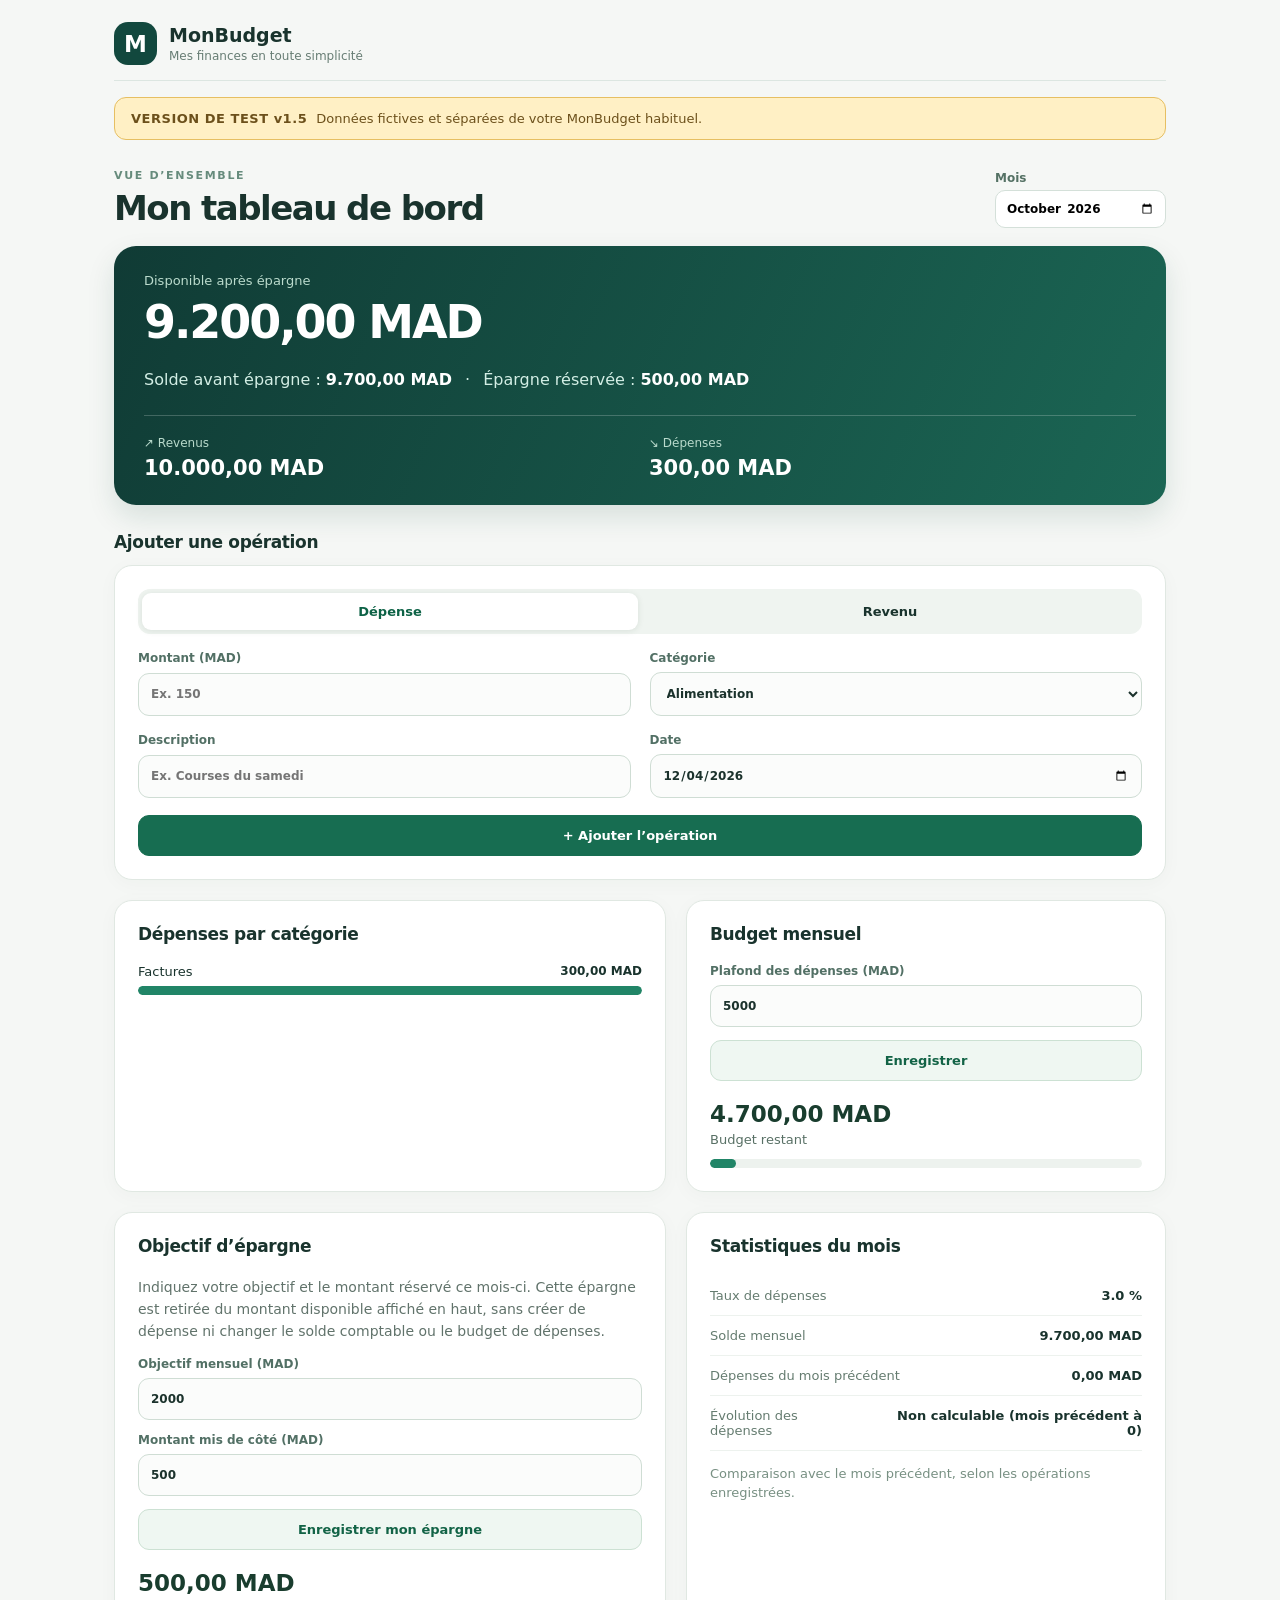
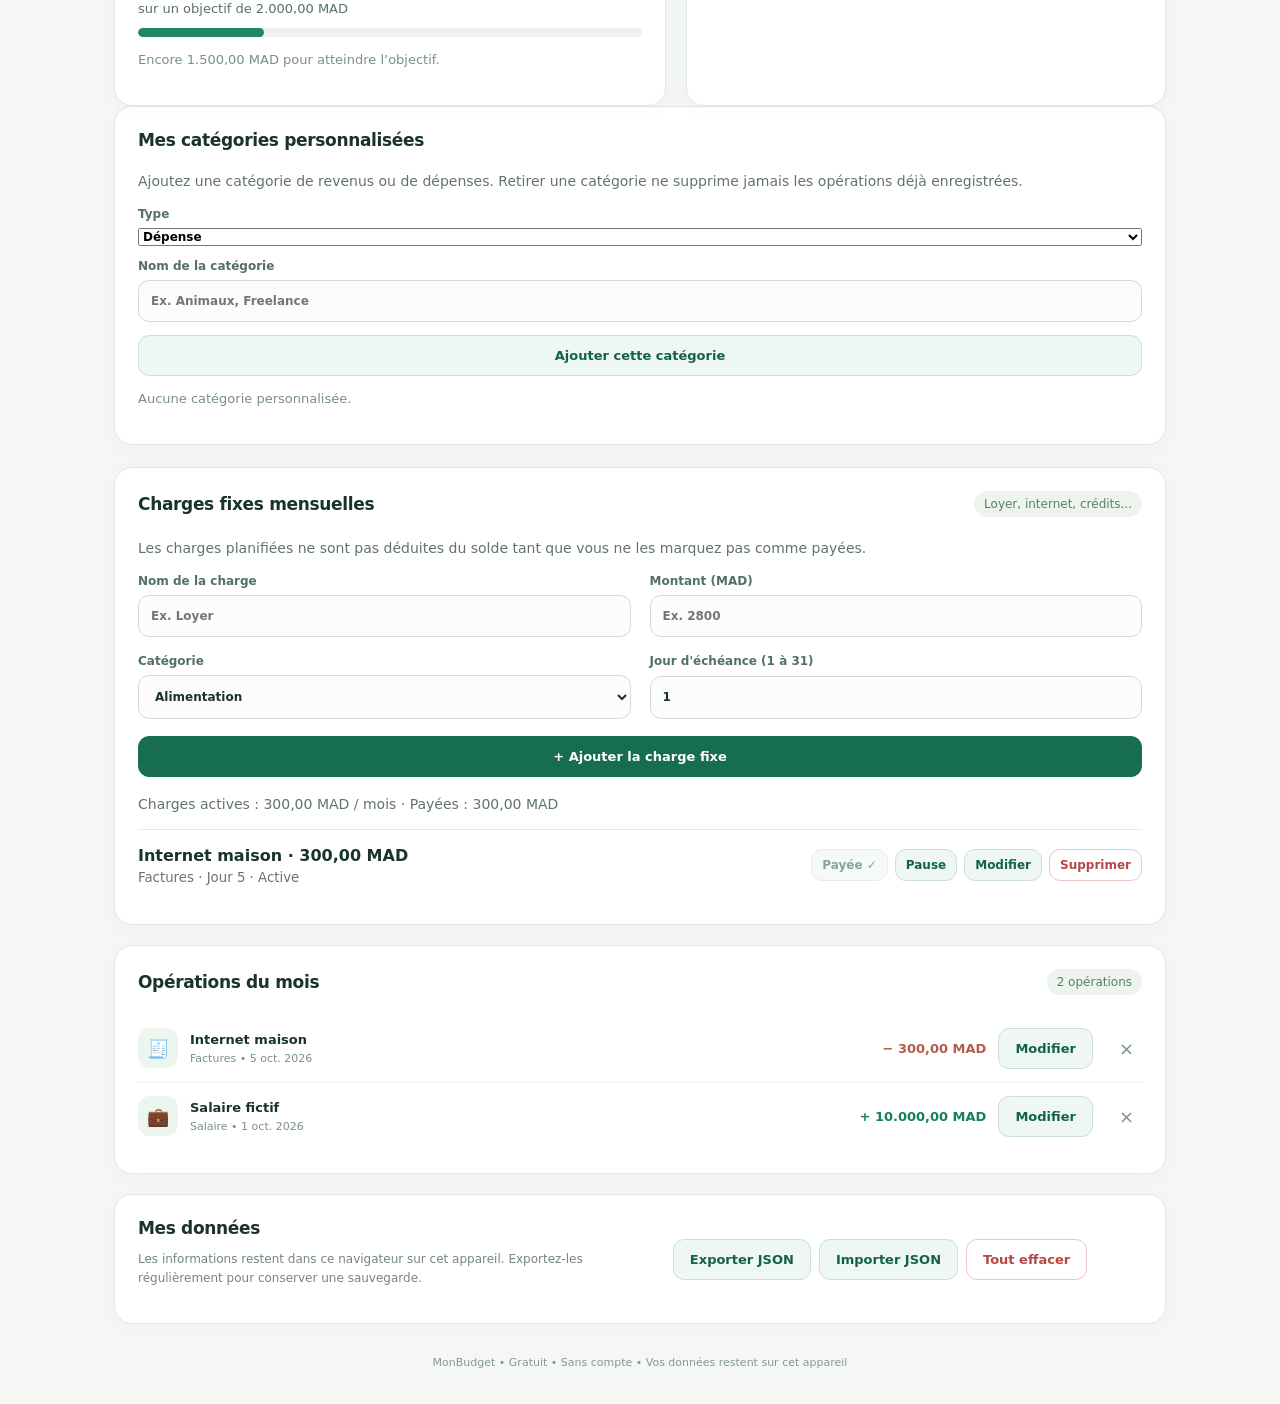
<file: test-v15/index.html>
<!doctype html>
<html lang="fr">
<head>
  <meta charset="utf-8">
  <meta name="viewport" content="width=device-width, initial-scale=1, viewport-fit=cover">
  <meta name="theme-color" content="#103b35">
  <meta name="description" content="MonBudget : revenus, dépenses et budgets mensuels, sans abonnement.">
  <meta name="apple-mobile-web-app-capable" content="yes">
  <meta name="apple-mobile-web-app-status-bar-style" content="default">
  <meta name="apple-mobile-web-app-title" content="MonBudget">
  
  
  
  <link rel="stylesheet" href="./styles.css?v=preview15b">
  <title>MonBudget — finances personnelles v1.5</title>
  <script src="./app.js?v=preview15b" defer></script>
</head>
<body>
  <div class="app-shell">
    <header class="topbar">
      <div class="brand-mark" aria-hidden="true">M</div>
      <div><strong>MonBudget</strong><small>Mes finances en toute simplicité</small></div>
      <button class="icon-btn" id="installBtn" hidden type="button">Installer</button>
    </header>
    <main><aside class="preview-banner"><strong>VERSION DE TEST v1.5</strong><span>Données fictives et séparées de votre MonBudget habituel.</span></aside>
      <section class="headline">
        <div><p class="eyebrow">VUE D’ENSEMBLE</p><h1>Mon tableau de bord</h1></div>
        <label class="month-wrap">Mois <input id="month" type="month" aria-label="Mois à afficher"></label>
      </section>
      <section class="hero" aria-label="Solde mensuel">
        <div class="hero-label">Disponible après épargne</div><div class="hero-value" id="availableBalance">0,00 MAD</div><div class="hero-detail">Solde avant épargne : <strong id="balance">0,00 MAD</strong> <span aria-hidden="true">·</span> Épargne réservée : <strong id="reservedSavings">0,00 MAD</strong></div>
        <div class="hero-pair"><div><span>↗ Revenus</span><strong id="incomeTotal">0,00 MAD</strong></div><div><span>↘ Dépenses</span><strong id="expenseTotal">0,00 MAD</strong></div></div>
      </section>
      <div class="section-title"><h2>Ajouter une opération</h2></div>
      <form id="transactionForm" class="panel form-grid">
        <div class="segmented" role="group" aria-label="Type d'opération">
          <label><input type="radio" name="type" value="expense" checked><span>Dépense</span></label>
          <label><input type="radio" name="type" value="income"><span>Revenu</span></label>
        </div>
        <label>Montant (MAD)<input id="amount" name="amount" type="number" min="0.01" step="0.01" inputmode="decimal" placeholder="Ex. 150" required></label>
        <label>Catégorie<select id="category" name="category" required></select></label>
        <label>Description<input id="description" name="description" type="text" maxlength="100" placeholder="Ex. Courses du samedi"></label>
        <label>Date<input id="date" name="date" type="date" required></label>
        <button class="primary" type="submit">+ Ajouter l’opération</button>
        <p id="formMessage" class="form-message" role="status" aria-live="polite"></p>
      </form>
      <section class="two-cols">
        <div class="panel"><div class="section-title compact"><h2>Dépenses par catégorie</h2></div><div id="categoryChart" class="category-chart"></div></div>
        <div class="panel"><div class="section-title compact"><h2>Budget mensuel</h2></div>
          <form id="budgetForm" class="budget-form"><label>Plafond des dépenses (MAD)<input id="budgetAmount" min="0" step="0.01" type="number" inputmode="decimal" placeholder="Ex. 6000"></label><button type="submit" class="secondary">Enregistrer</button></form>
          <div id="budgetStatus" class="budget-status"></div>
        </div>
      </section>
      <section class="two-cols improvements">
        <div class="panel"><div class="section-title compact"><h2>Objectif d’épargne</h2></div>
          <p class="recurring-help">Indiquez votre objectif et le montant réservé ce mois-ci. Cette épargne est retirée du montant disponible affiché en haut, sans créer de dépense ni changer le solde comptable ou le budget de dépenses.</p>
          <form id="savingsForm" class="budget-form">
            <label>Objectif mensuel (MAD)<input id="savingsGoal" type="number" min="0" step="0.01" inputmode="decimal" placeholder="Ex. 2000"></label>
            <label>Montant mis de côté (MAD)<input id="savingsSaved" type="number" min="0" step="0.01" inputmode="decimal" placeholder="Ex. 800"></label>
            <button class="secondary" type="submit">Enregistrer mon épargne</button>
          </form><p id="savingsMessage" class="form-message" role="status" aria-live="polite"></p><div id="savingsStatus" class="budget-status" aria-live="polite"></div>
        </div>
        <div class="panel"><div class="section-title compact"><h2>Statistiques du mois</h2></div>
          <div id="monthlyStats" class="monthly-stats" aria-live="polite"></div>
        </div>
      </section>
      <section class="panel" aria-label="Catégories personnalisées"><div class="section-title compact"><h2>Mes catégories personnalisées</h2></div><p class="recurring-help">Ajoutez une catégorie de revenus ou de dépenses. Retirer une catégorie ne supprime jamais les opérations déjà enregistrées.</p><form id="customCategoryForm" class="budget-form"><label>Type<select id="customCategoryType"><option value="expense">Dépense</option><option value="income">Revenu</option></select></label><label>Nom de la catégorie<input id="customCategoryName" maxlength="60" required placeholder="Ex. Animaux, Freelance"></label><button class="secondary" type="submit">Ajouter cette catégorie</button></form><div id="customCategoriesList"></div></section>
      <section class="panel recurring-panel" aria-label="Charges fixes mensuelles">
        <div class="section-title compact"><h2>Charges fixes mensuelles</h2><span class="count">Loyer, internet, crédits...</span></div>
        <p class="recurring-help">Les charges planifiées ne sont pas déduites du solde tant que vous ne les marquez pas comme payées.</p>
        <form id="recurringForm" class="form-grid">
          <label>Nom de la charge<input id="recurringName" required maxlength="80" placeholder="Ex. Loyer"></label>
          <label>Montant (MAD)<input id="recurringAmount" type="number" inputmode="decimal" step="0.01" min="0.01" required placeholder="Ex. 2800"></label>
          <label>Catégorie<select id="recurringCategory"></select></label>
          <label>Jour d'échéance (1 à 31)<input id="recurringDay" type="number" min="1" max="31" value="1" required></label>
          <button class="primary" type="submit">+ Ajouter la charge fixe</button>
        </form>
        <p id="recurringMessage" role="status" aria-live="polite"></p>
        <div id="recurringList" class="recurring-list"></div>
      </section>
      <section class="panel transactions-panel"><div class="section-title compact"><h2>Opérations du mois</h2><span id="count" class="count"></span></div>
        <div id="transactions" class="transactions"></div>
      </section>
      <section class="panel settings"><div><h2>Mes données</h2><p>Les informations restent dans ce navigateur sur cet appareil. Exportez-les régulièrement pour conserver une sauvegarde.</p></div>
        <div class="settings-actions"><button id="exportBtn" class="secondary" type="button">Exporter JSON</button><label class="secondary file-button" for="importFile">Importer JSON</label><input id="importFile" type="file" accept=".json,application/json" hidden><button id="clearBtn" class="danger" type="button">Tout effacer</button></div>
        <p id="dataMessage" role="status" aria-live="polite"></p>
      </section>
    </main>
    <footer>MonBudget • Gratuit • Sans compte • Vos données restent sur cet appareil</footer>
  </div>
</body>
</html>
</file>
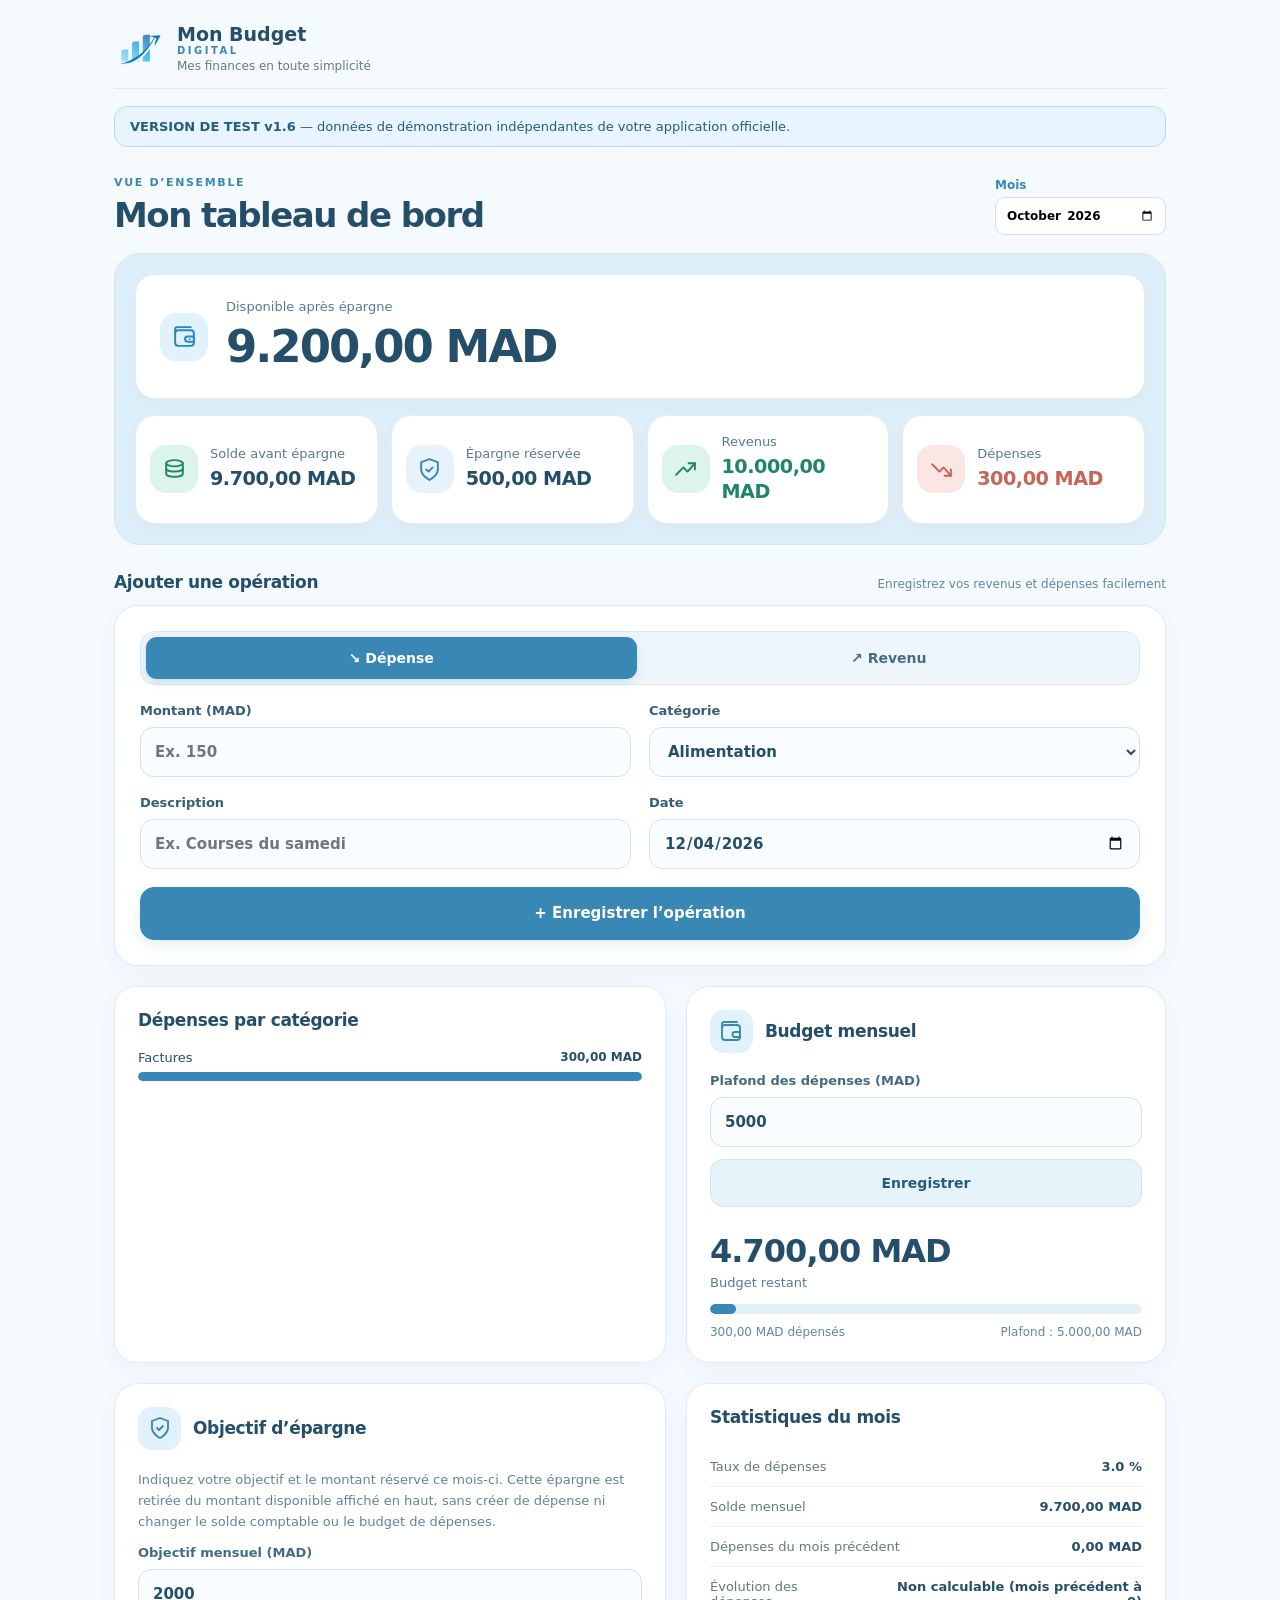
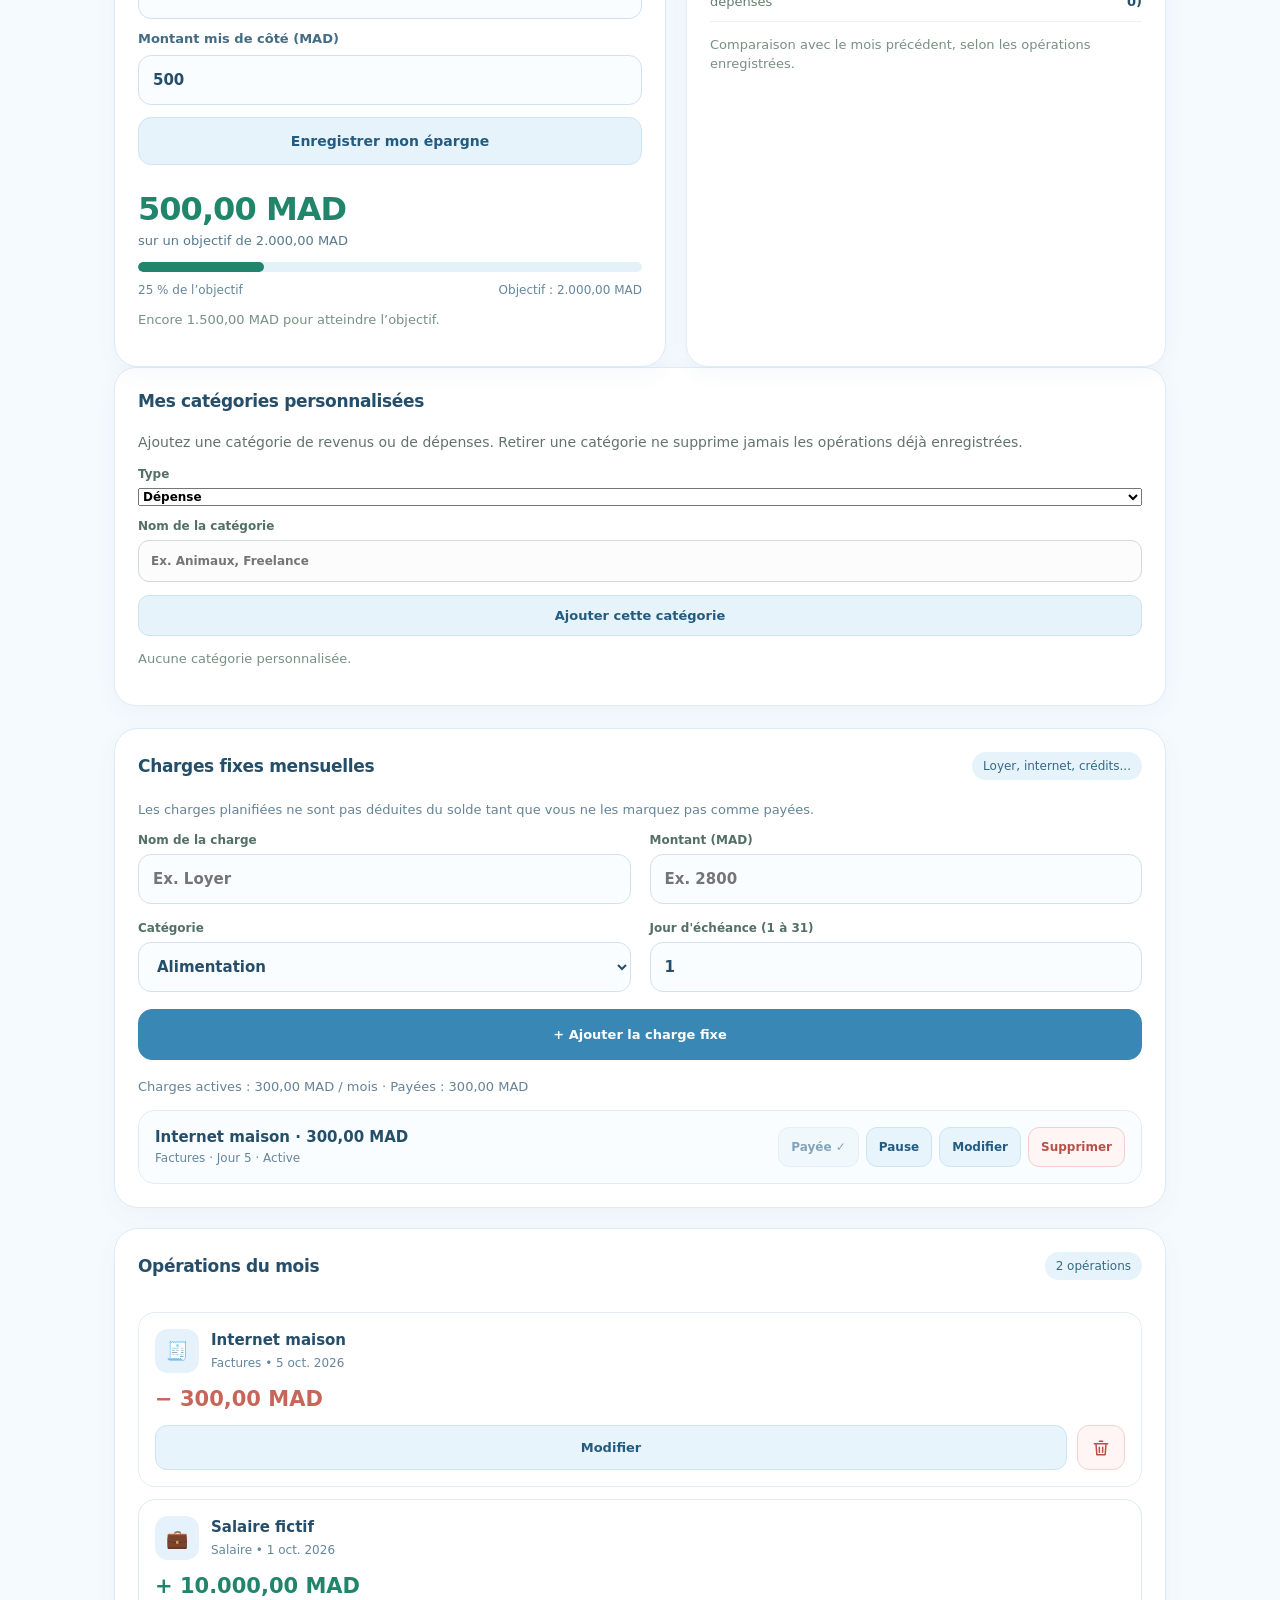
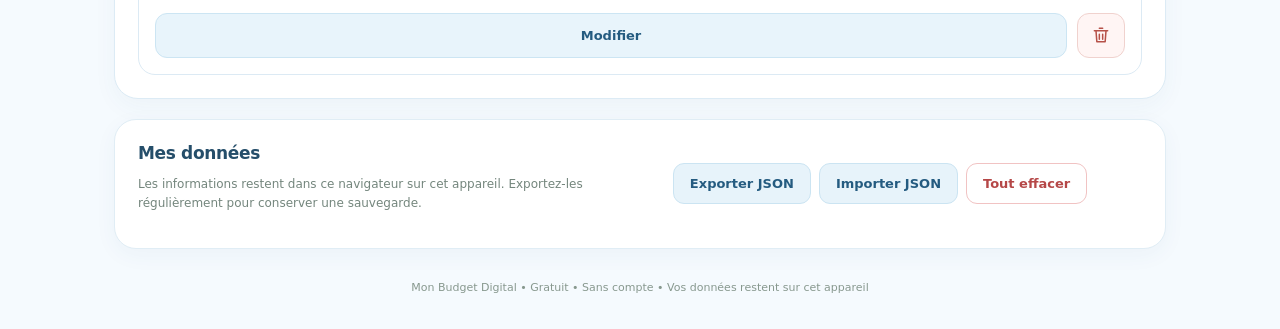
<file: test-v16/index.html>
<!doctype html>
<html lang="fr">
<head>
  <meta charset="utf-8">
  <meta name="viewport" content="width=device-width, initial-scale=1, viewport-fit=cover">
  <meta name="theme-color" content="#103b35">
  <meta name="description" content="MonBudget : revenus, dépenses et budgets mensuels, sans abonnement.">
  <meta name="apple-mobile-web-app-capable" content="yes">
  <meta name="apple-mobile-web-app-status-bar-style" content="default">
  <meta name="apple-mobile-web-app-title" content="MonBudget">
  
  
  
  <link rel="stylesheet" href="./styles.css?v=1.6.7">
  <title>Mon Budget Digital — v1.6 test</title>
  <script src="./app.js?v=1.6.6" defer></script>
</head>
<body>
  <div class="app-shell">
    <header class="topbar">
      <div class="brand-mark" aria-hidden="true"><img src="./logo.svg" alt=""></div>
      <div><strong>Mon Budget <span class="brand-digital">DIGITAL</span></strong><small>Mes finances en toute simplicité</small></div>
      <button class="icon-btn" id="installBtn" hidden type="button">Installer</button>
    </header>
    <main><div class="test-banner"><strong>VERSION DE TEST v1.6</strong> — données de démonstration indépendantes de votre application officielle.</div>
      <section class="headline">
        <div><p class="eyebrow">VUE D’ENSEMBLE</p><h1>Mon tableau de bord</h1></div>
        <label class="month-wrap">Mois <input id="month" type="month" aria-label="Mois à afficher"></label>
      </section>
      <section class="hero mbd-cards" aria-label="Solde mensuel">
  <div class="mbd-primary-card">
    <span class="mbd-card-icon" aria-hidden="true"><svg viewBox="0 0 24 24" aria-hidden="true"><rect x="3" y="6" width="18" height="15" rx="3"/><path d="M3 9V5a2 2 0 0 1 2-2h13"/><path d="M15 12h6v5h-6a2 2 0 0 1 0-5Z"/><path d="M17 14.5h.01"/></svg></span>
    <div class="mbd-card-content"><div class="hero-label">Disponible après épargne</div><div class="hero-value" id="availableBalance">0,00 MAD</div></div>
  </div>
  <div class="mbd-card-grid">
    <div class="mbd-stat-card"><span class="mbd-card-icon balance-icon" aria-hidden="true"><svg viewBox="0 0 24 24" aria-hidden="true"><ellipse cx="12" cy="6" rx="8" ry="3"/><path d="M4 6v5c0 1.7 3.6 3 8 3s8-1.3 8-3V6"/><path d="M4 11v5c0 1.7 3.6 3 8 3s8-1.3 8-3v-5"/></svg></span><div class="mbd-card-content"><span>Solde avant épargne</span><strong id="balance">0,00 MAD</strong></div></div>
    <div class="mbd-stat-card"><span class="mbd-card-icon saving-icon" aria-hidden="true"><svg viewBox="0 0 24 24" aria-hidden="true"><path d="M12 22s8-4 8-10V5l-8-3-8 3v7c0 6 8 10 8 10Z"/><path d="m9 12 2 2 4-4"/></svg></span><div class="mbd-card-content"><span>Épargne réservée</span><strong id="reservedSavings">0,00 MAD</strong></div></div>
    <div class="mbd-stat-card"><span class="mbd-card-icon income-icon" aria-hidden="true"><svg viewBox="0 0 24 24" aria-hidden="true"><path d="m3 17 7-7 4 4 7-8"/><path d="M15 6h6v6"/></svg></span><div class="mbd-card-content"><span>Revenus</span><strong id="incomeTotal">0,00 MAD</strong></div></div>
    <div class="mbd-stat-card"><span class="mbd-card-icon expense-icon" aria-hidden="true"><svg viewBox="0 0 24 24" aria-hidden="true"><path d="m3 7 7 7 4-4 7 8"/><path d="M15 18h6v-6"/></svg></span><div class="mbd-card-content"><span>Dépenses</span><strong id="expenseTotal">0,00 MAD</strong></div></div>
  </div>
</section>
      <div class="section-title operation-title"><h2>Ajouter une opération</h2><span class="operation-subtitle">Enregistrez vos revenus et dépenses facilement</span></div>
      <form id="transactionForm" class="panel form-grid operation-form">
        <div class="segmented" role="group" aria-label="Type d'opération">
          <label><input type="radio" name="type" value="expense" checked><span>↘ Dépense</span></label>
          <label><input type="radio" name="type" value="income"><span>↗ Revenu</span></label>
        </div>
        <label>Montant (MAD)<input id="amount" name="amount" type="number" min="0.01" step="0.01" inputmode="decimal" placeholder="Ex. 150" required></label>
        <label>Catégorie<select id="category" name="category" required></select></label>
        <label>Description<input id="description" name="description" type="text" maxlength="100" placeholder="Ex. Courses du samedi"></label>
        <label>Date<input id="date" name="date" type="date" required></label>
        <button class="primary operation-submit" type="submit">+ Enregistrer l’opération</button>
        <p id="formMessage" class="form-message" role="status" aria-live="polite"></p>
      </form>
      <section class="two-cols">
        <div class="panel"><div class="section-title compact"><h2>Dépenses par catégorie</h2></div><div id="categoryChart" class="category-chart"></div></div>
        <div class="panel finance-panel finance-budget"><div class="section-title compact finance-heading"><span class="finance-heading-icon" aria-hidden="true"><svg viewBox="0 0 24 24"><rect x="3" y="6" width="18" height="15" rx="3"/><path d="M3 9V5a2 2 0 0 1 2-2h13"/><path d="M16 13h5v5h-5a2.5 2.5 0 0 1 0-5Z"/></svg></span><h2>Budget mensuel</h2></div>
          <form id="budgetForm" class="budget-form"><label>Plafond des dépenses (MAD)<input id="budgetAmount" min="0" step="0.01" type="number" inputmode="decimal" placeholder="Ex. 6000"></label><button type="submit" class="secondary">Enregistrer</button></form>
          <div id="budgetStatus" class="budget-status"></div>
        </div>
      </section>
      <section class="two-cols improvements">
        <div class="panel finance-panel finance-savings"><div class="section-title compact finance-heading"><span class="finance-heading-icon" aria-hidden="true"><svg viewBox="0 0 24 24"><path d="M12 22s8-4 8-10V5l-8-3-8 3v7c0 6 8 10 8 10Z"/><path d="m9 12 2 2 4-4"/></svg></span><h2>Objectif d’épargne</h2></div>
          <p class="recurring-help">Indiquez votre objectif et le montant réservé ce mois-ci. Cette épargne est retirée du montant disponible affiché en haut, sans créer de dépense ni changer le solde comptable ou le budget de dépenses.</p>
          <form id="savingsForm" class="budget-form">
            <label>Objectif mensuel (MAD)<input id="savingsGoal" type="number" min="0" step="0.01" inputmode="decimal" placeholder="Ex. 2000"></label>
            <label>Montant mis de côté (MAD)<input id="savingsSaved" type="number" min="0" step="0.01" inputmode="decimal" placeholder="Ex. 800"></label>
            <button class="secondary" type="submit">Enregistrer mon épargne</button>
          </form><p id="savingsMessage" class="form-message" role="status" aria-live="polite"></p><div id="savingsStatus" class="budget-status" aria-live="polite"></div>
        </div>
        <div class="panel"><div class="section-title compact"><h2>Statistiques du mois</h2></div>
          <div id="monthlyStats" class="monthly-stats" aria-live="polite"></div>
        </div>
      </section>
      <section class="panel" aria-label="Catégories personnalisées"><div class="section-title compact"><h2>Mes catégories personnalisées</h2></div><p class="recurring-help">Ajoutez une catégorie de revenus ou de dépenses. Retirer une catégorie ne supprime jamais les opérations déjà enregistrées.</p><form id="customCategoryForm" class="budget-form"><label>Type<select id="customCategoryType"><option value="expense">Dépense</option><option value="income">Revenu</option></select></label><label>Nom de la catégorie<input id="customCategoryName" maxlength="60" required placeholder="Ex. Animaux, Freelance"></label><button class="secondary" type="submit">Ajouter cette catégorie</button></form><div id="customCategoriesList"></div></section>
      <section class="panel recurring-panel mbd-list-panel" aria-label="Charges fixes mensuelles">
        <div class="section-title compact"><h2>Charges fixes mensuelles</h2><span class="count">Loyer, internet, crédits...</span></div>
        <p class="recurring-help">Les charges planifiées ne sont pas déduites du solde tant que vous ne les marquez pas comme payées.</p>
        <form id="recurringForm" class="form-grid">
          <label>Nom de la charge<input id="recurringName" required maxlength="80" placeholder="Ex. Loyer"></label>
          <label>Montant (MAD)<input id="recurringAmount" type="number" inputmode="decimal" step="0.01" min="0.01" required placeholder="Ex. 2800"></label>
          <label>Catégorie<select id="recurringCategory"></select></label>
          <label>Jour d'échéance (1 à 31)<input id="recurringDay" type="number" min="1" max="31" value="1" required></label>
          <button class="primary" type="submit">+ Ajouter la charge fixe</button>
        </form>
        <p id="recurringMessage" role="status" aria-live="polite"></p>
        <div id="recurringList" class="recurring-list"></div>
      </section>
      <section class="panel transactions-panel mbd-list-panel"><div class="section-title compact"><h2>Opérations du mois</h2><span id="count" class="count"></span></div>
        <div id="transactions" class="transactions"></div>
      </section>
      <section class="panel settings"><div><h2>Mes données</h2><p>Les informations restent dans ce navigateur sur cet appareil. Exportez-les régulièrement pour conserver une sauvegarde.</p></div>
        <div class="settings-actions"><button id="exportBtn" class="secondary" type="button">Exporter JSON</button><label class="secondary file-button" for="importFile">Importer JSON</label><input id="importFile" type="file" accept=".json,application/json" hidden><button id="clearBtn" class="danger" type="button">Tout effacer</button></div>
        <p id="dataMessage" role="status" aria-live="polite"></p>
      </section>
    </main>
    <footer>Mon Budget Digital • Gratuit • Sans compte • Vos données restent sur cet appareil</footer>
  </div>
</body>
</html>
</file>
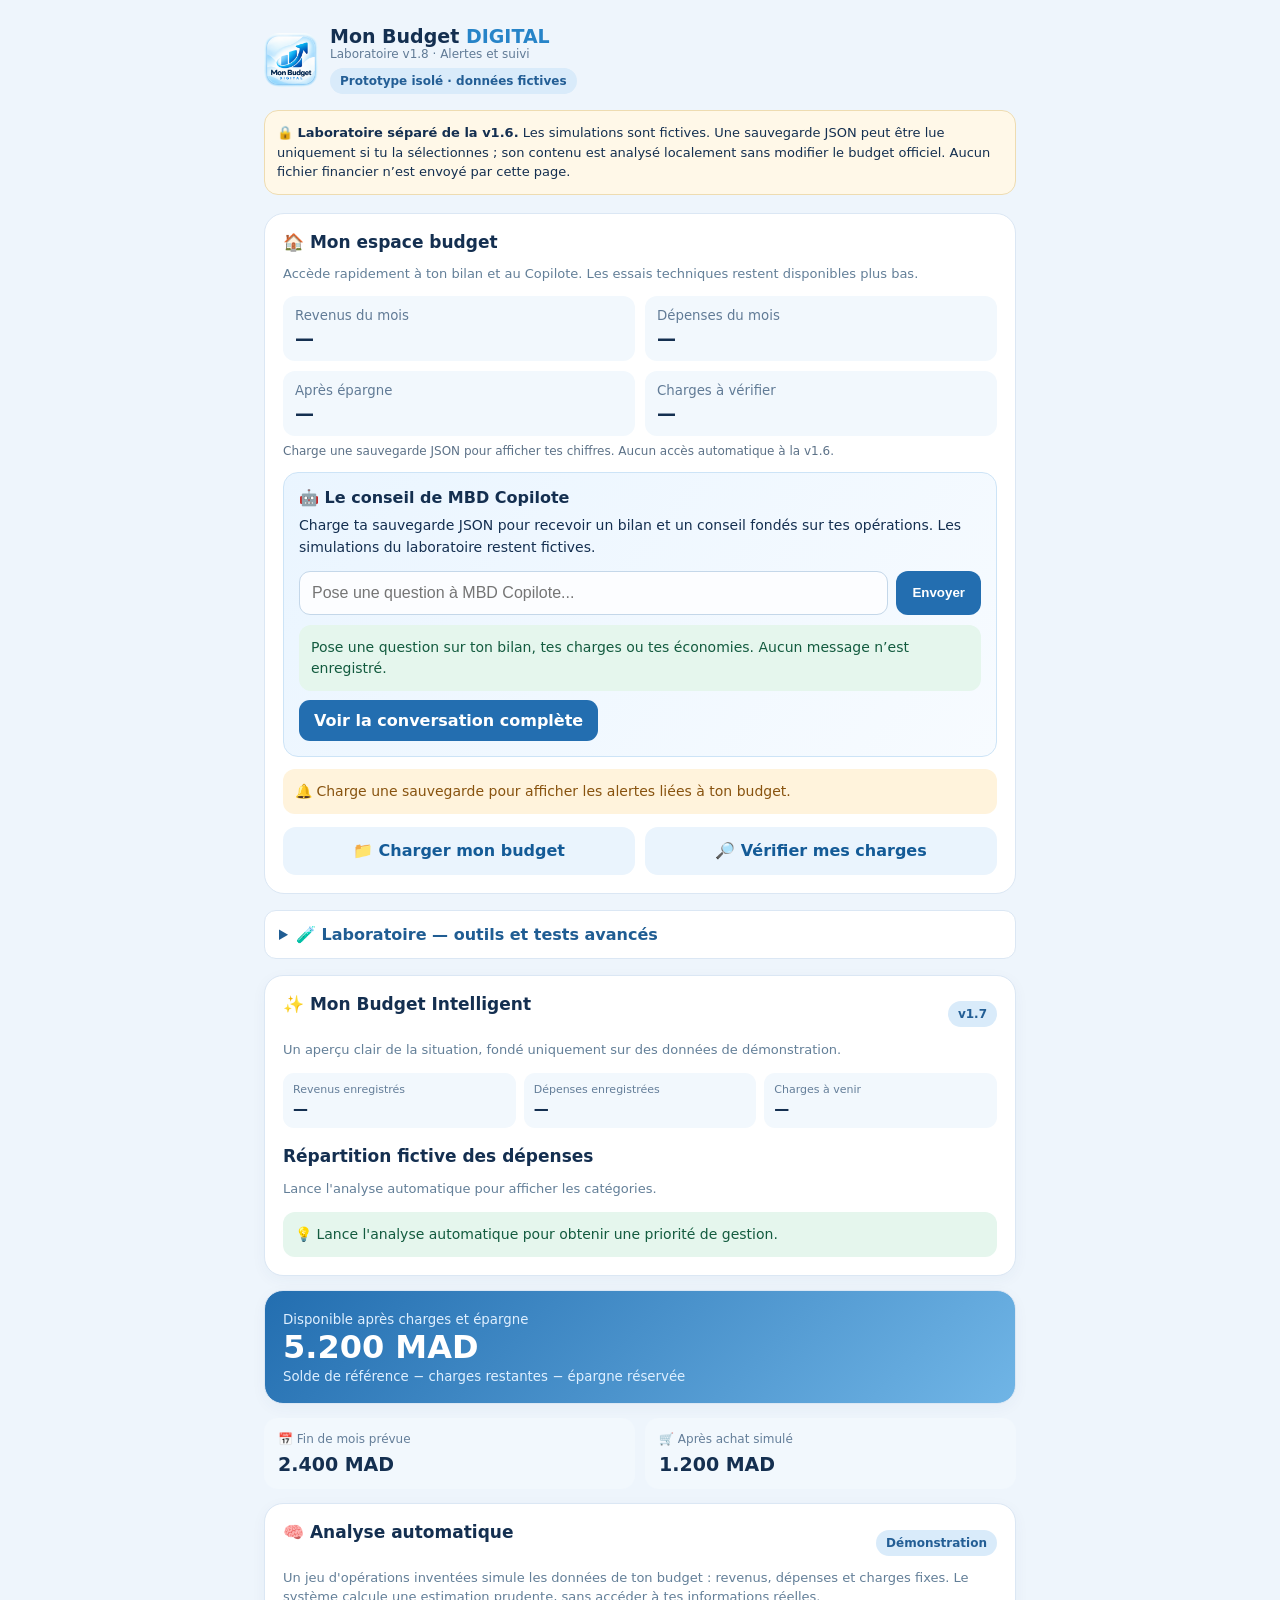
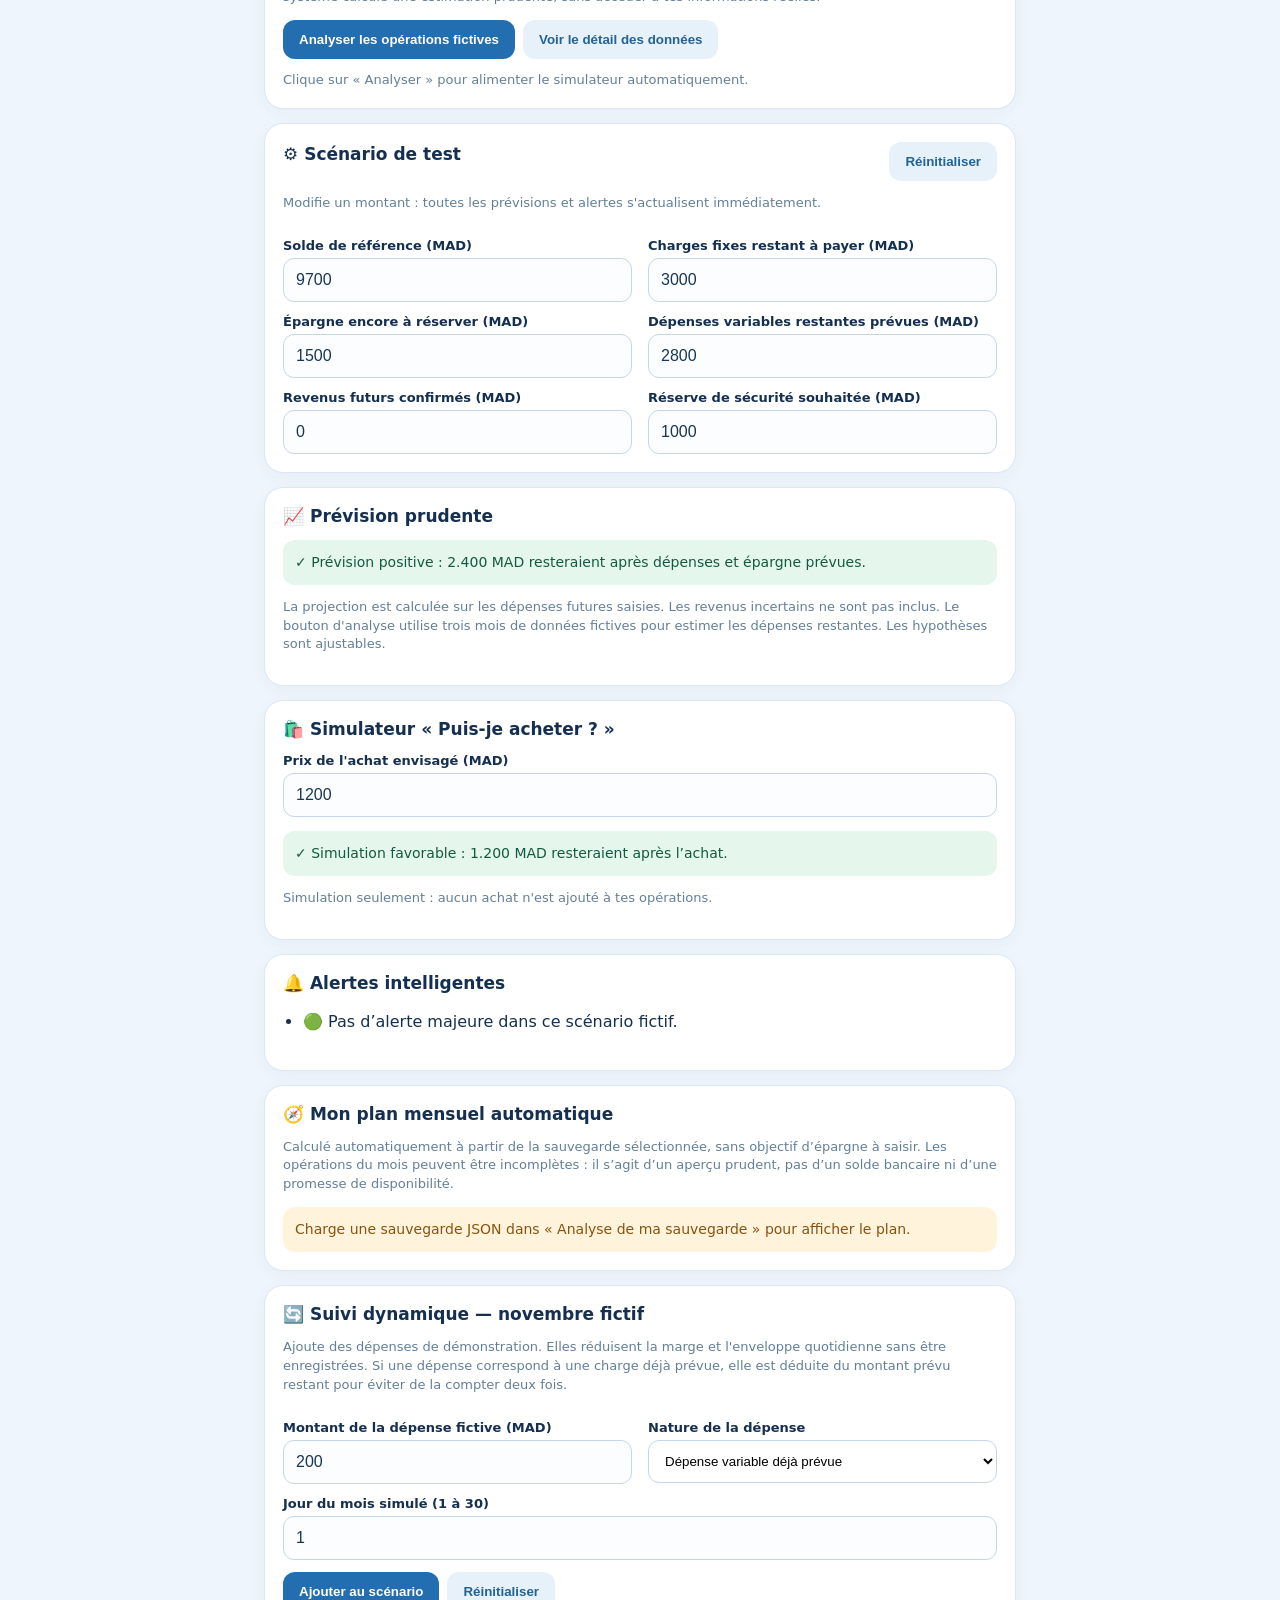
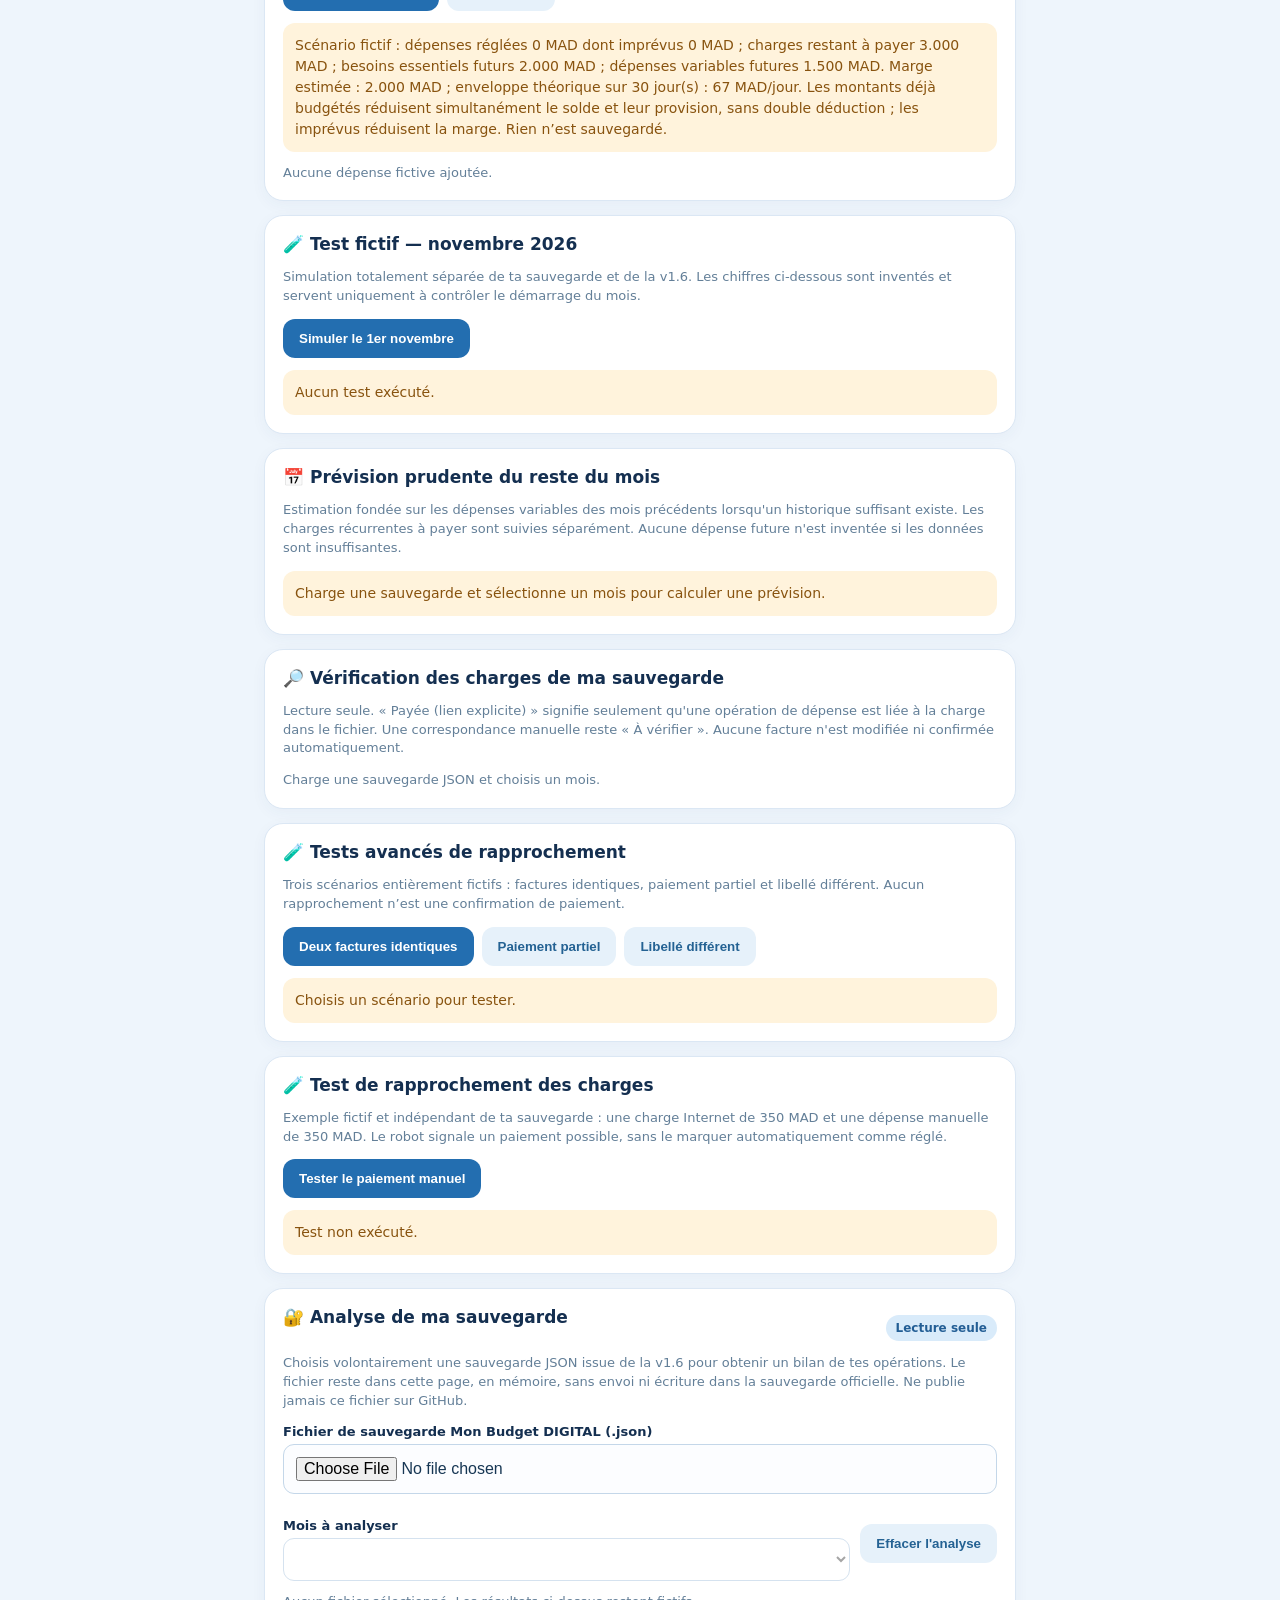
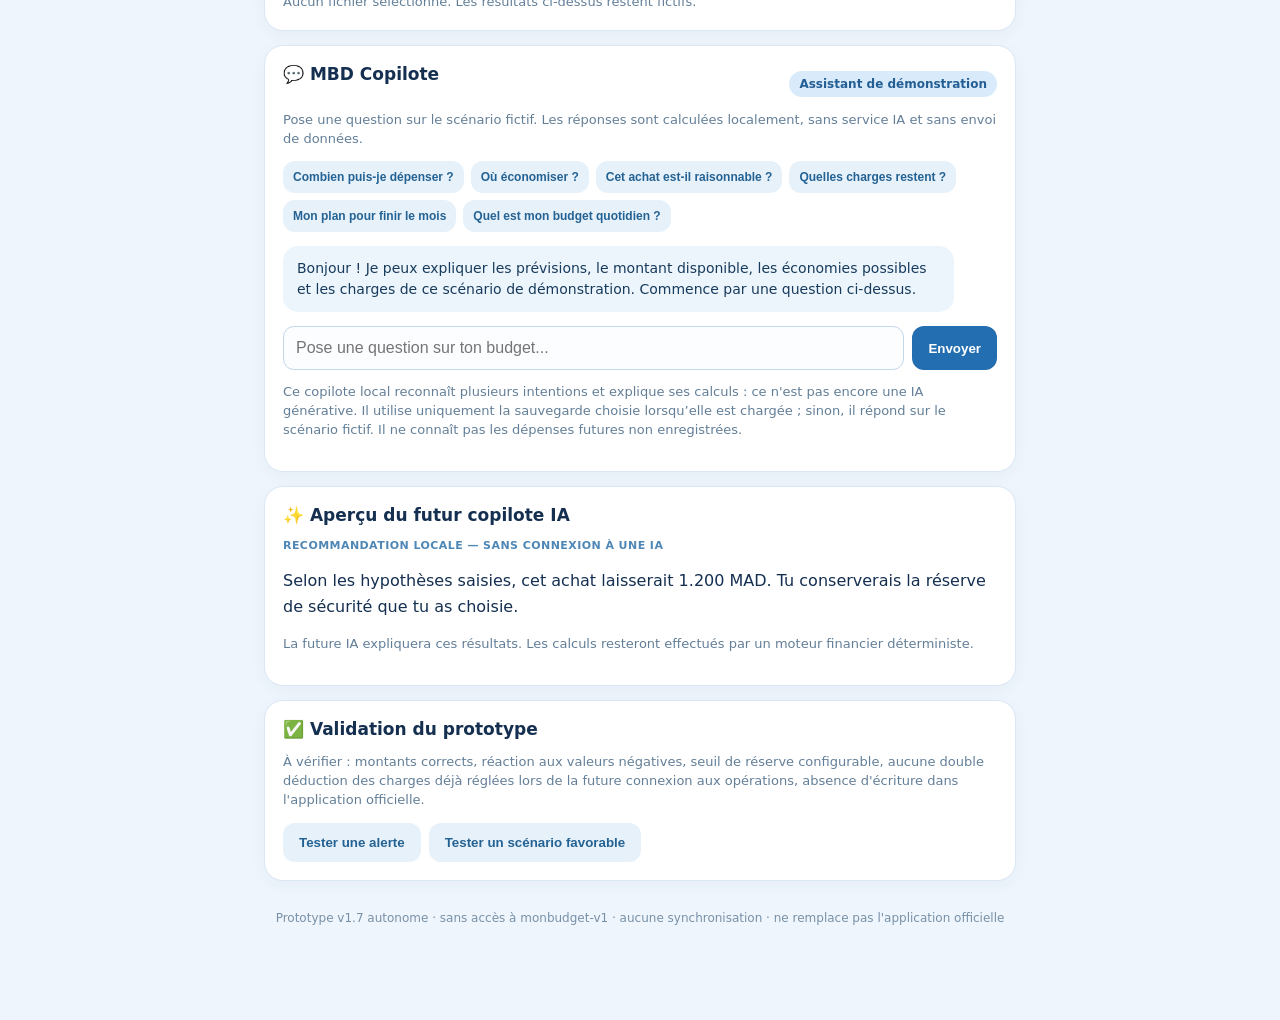
<file: test-v17/index.html>
<!doctype html>
<html lang="fr"><head><meta charset="utf-8"><meta name="viewport" content="width=device-width,initial-scale=1"><meta name="theme-color" content="#e9f5ff"><title>Mon Budget DIGITAL — Prototype v1.7</title>
<style>
:root{font-family:system-ui,-apple-system,Segoe UI,sans-serif;color:#142f50;background:#eef5fc}*{box-sizing:border-box}body{margin:0}main{max-width:780px;margin:auto;padding:20px 14px 65px}.top{display:flex;align-items:center;gap:12px;margin:5px 0 16px}.logo{width:54px;height:54px;object-fit:cover;border-radius:15px}h1{font-size:19px;margin:0}h2{font-size:17px;margin:0 0 14px}.sub{font-size:12px;color:#617b96}.pill{display:inline-block;background:#d9ebfa;color:#235e95;border-radius:22px;padding:6px 10px;font-size:12px;font-weight:700;margin-top:7px}.note{background:#fff8e8;border:1px solid #eedcb1;border-radius:14px;padding:12px;font-size:13px;line-height:1.5;margin-bottom:18px}.card{background:white;border:1px solid #dbe7f4;border-radius:19px;padding:18px;margin:14px 0;box-shadow:0 4px 15px #27496a0b}.grid{display:grid;grid-template-columns:1fr 1fr;gap:10px}.metric{background:#f2f8fd;border-radius:14px;padding:14px}.metric small{display:block;color:#647e99;font-size:12px;margin-bottom:7px}.metric strong{display:block;font-size:19px}.hero{background:linear-gradient(135deg,#236eb0,#70b5e6);color:white}.hero small{color:#deefff}.hero strong{font-size:32px}.muted{color:#637f98;font-size:13px;line-height:1.45}.row{display:flex;justify-content:space-between;align-items:center;gap:10px}.field{display:block;font-size:13px;font-weight:600;margin:12px 0 5px}input{width:100%;padding:12px;border-radius:11px;border:1px solid #c4d7e9;font-size:16px;color:#173754;background:#fcfdff}input:focus{outline:2px solid #6eaee1}button{border:0;border-radius:12px;background:#236eb0;color:white;font-weight:700;padding:12px 16px;cursor:pointer}button.secondary{background:#e6f1fa;color:#246293}.status{border-radius:12px;padding:12px;line-height:1.5;font-size:14px}.good{background:#e5f6ed;color:#135b3f}.warn{background:#fff3dc;color:#88530f}.bad{background:#fde8e8;color:#9f3034}.tag{font-size:11px;font-weight:700;letter-spacing:.04em;text-transform:uppercase;color:#4e87b6}ul{padding-left:20px;line-height:1.65}.actions{display:flex;flex-wrap:wrap;gap:8px}.foot{text-align:center;font-size:12px;color:#7890a7;margin:30px 0}@media(min-width:610px){.fields{display:grid;grid-template-columns:1fr 1fr;gap:0 16px}}@media(max-width:350px){.grid{grid-template-columns:1fr}.metric strong{font-size:18px}}
.insight{display:grid;grid-template-columns:repeat(3,minmax(0,1fr));gap:8px}.insight div{background:#f2f8fd;border-radius:11px;padding:10px;min-width:0}.insight small{display:block;color:#647e99;font-size:11px}.insight strong{display:block;margin-top:4px;font-size:15px;overflow-wrap:anywhere}.barline{margin:12px 0}.barhead{display:flex;justify-content:space-between;gap:8px;font-size:13px;margin-bottom:5px}.bartrack{height:9px;border-radius:20px;background:#e8f0f7;overflow:hidden}.barfill{height:100%;background:linear-gradient(90deg,#6cb3e8,#2276b9);border-radius:20px}.nav{display:flex;gap:8px;overflow-x:auto;padding:4px 0 10px}.nav a{flex:0 0 auto;text-decoration:none;font-size:12px;color:#236eb0;background:white;border:1px solid #dbe7f4;border-radius:20px;padding:9px 12px;font-weight:700}@media(max-width:380px){.insight{grid-template-columns:1fr 1fr}}.chatlog{display:flex;flex-direction:column;gap:10px;margin:14px 0}.bubble{padding:12px 14px;border-radius:15px;font-size:14px;line-height:1.5;max-width:94%;white-space:pre-wrap}.bubble.user{align-self:flex-end;background:#246eaf;color:white}.bubble.bot{align-self:flex-start;background:#edf5fc;color:#173b5c}.chatbuttons{display:flex;flex-wrap:wrap;gap:7px}.chatbuttons button{font-size:12px;padding:9px 10px}.chatentry{display:flex;gap:8px;margin-top:10px}.chatentry input{min-width:0;flex:1}.chatentry button{flex:0 0 auto}@media(max-width:400px){.chatentry button{padding:10px}}
.quick-home{background:#fff;border:1px solid #dbe7f4;border-radius:20px;padding:18px;margin:14px 0}.quick-home h2{margin:0 0 6px}.quick-actions{display:grid;grid-template-columns:repeat(2,minmax(0,1fr));gap:10px;margin-top:13px}.quick-actions a{text-decoration:none;background:#eaf4fd;color:#145b97;font-weight:700;padding:13px 10px;border-radius:13px;text-align:center;min-height:48px;display:flex;align-items:center;justify-content:center}.quick-actions a:focus-visible{outline:3px solid #246eaf}.quick-totals{display:grid;grid-template-columns:repeat(2,minmax(0,1fr));gap:10px;margin-top:12px}.quick-totals div{background:#f2f8fd;padding:12px;border-radius:12px}.quick-totals small{display:block;color:#617b96}.quick-totals strong{display:block;margin-top:4px;font-size:19px}.quick-label{font-size:12px;color:#5d7288;margin-top:8px}@media(max-width:360px){.quick-actions{grid-template-columns:1fr}}
.coach-preview{margin-top:14px;background:linear-gradient(130deg,#eaf5ff,#f7fbff);border:1px solid #cde4f7;border-radius:15px;padding:15px}.coach-preview h3{margin:0 0 8px;font-size:16px}.coach-preview p{margin:6px 0;font-size:14px;line-height:1.55}.coach-preview a{display:inline-block;margin-top:9px;background:#236eb0;color:white;text-decoration:none;border-radius:11px;padding:11px 15px;font-weight:700}.lab-panel{margin:16px 0}.lab-panel summary{cursor:pointer;border:1px solid #dbe7f4;background:white;border-radius:12px;padding:14px;font-weight:700;color:#205d93}.lab-panel[open] summary{margin-bottom:12px}.lab-navigation{display:flex;flex-wrap:wrap;gap:8px;padding:10px 0}.lab-navigation a{color:#236eb0;background:#eaf4fd;padding:10px;border-radius:10px;text-decoration:none;font-size:13px;font-weight:700}</style></head>
<body><main><div class="top"><img class="logo" src="../icons/icon-192.png" alt="Logo Mon Budget DIGITAL"><div><h1>Mon Budget <span style="color:#2784c8">DIGITAL</span></h1><div class="sub">Laboratoire v1.8 · Alertes et suivi</div><span class="pill">Prototype isolé · données fictives</span></div></div>
<div class="note"><strong>🔒 Laboratoire séparé de la v1.6.</strong> Les simulations sont fictives. Une sauvegarde JSON peut être lue uniquement si tu la sélectionnes ; son contenu est analysé localement sans modifier le budget officiel. Aucun fichier financier n’est envoyé par cette page.</div>
<section class="quick-home" id="accueilSimple"><h2>🏠 Mon espace budget</h2><p class="muted">Accède rapidement à ton bilan et au Copilote. Les essais techniques restent disponibles plus bas.</p><div class="quick-totals"><div><small>Revenus du mois</small><strong id="quickIncome">—</strong></div><div><small>Dépenses du mois</small><strong id="quickExpenses">—</strong></div><div><small>Après épargne</small><strong id="quickBalance">—</strong></div><div><small>Charges à vérifier</small><strong id="quickCharges">—</strong></div></div><p id="quickContext" class="quick-label">Charge une sauvegarde JSON pour afficher tes chiffres. Aucun accès automatique à la v1.6.</p><div class="coach-preview"><h3>🤖 Le conseil de MBD Copilote</h3><p id="coachHomeAdvice">Charge ta sauvegarde JSON pour recevoir un bilan et un conseil fondés sur tes opérations. Les simulations du laboratoire restent fictives.</p><form id="homeChatForm" class="chatentry" style="margin-top:12px"><input id="homeChatInput" type="text" maxlength="180" autocomplete="off" placeholder="Pose une question à MBD Copilote..." aria-label="Question au Copilote depuis l’accueil"><button type="submit">Envoyer</button></form><div id="homeChatResponse" class="status good" style="margin-top:10px" role="status" aria-live="polite">Pose une question sur ton bilan, tes charges ou tes économies. Aucun message n’est enregistré.</div><a href="#copilote">Voir la conversation complète</a></div><div id="homeAlerts" class="status warn" style="margin-top:12px" aria-live="polite">🔔 Charge une sauvegarde pour afficher les alertes liées à ton budget.</div><div class="quick-actions"><a href="#analyseReelle">📁 Charger mon budget</a><a href="#realReconcile">🔎 Vérifier mes charges</a></div></section>
<details class="lab-panel"><summary>🧪 Laboratoire — outils et tests avancés</summary><nav class="lab-navigation" aria-label="Navigation du laboratoire"><a href="#intelligent">Vue fictive</a><a href="#autoDemo">Analyse fictive</a><a href="#scenario">Paramètres</a><a href="#achats">Achats fictifs</a><a href="#alertes">Alertes fictives</a><a href="#dynamicTest">Suivi dynamique</a><a href="#complexMatching">Tests des charges</a><a href="#alertes">🔔 Alertes fictives</a></nav></details>
<section class="card" id="intelligent"><div class="row"><h2>✨ Mon Budget Intelligent</h2><span class="pill">v1.7</span></div><p class="muted">Un aperçu clair de la situation, fondé uniquement sur des données de démonstration.</p><div class="insight"><div><small>Revenus enregistrés</small><strong id="dashboardIncome">—</strong></div><div><small>Dépenses enregistrées</small><strong id="dashboardExpense">—</strong></div><div><small>Charges à venir</small><strong id="dashboardFixed">—</strong></div></div><h2 style="margin-top:18px">Répartition fictive des dépenses</h2><div id="categoryBars" class="muted">Lance l'analyse automatique pour afficher les catégories.</div><div id="priorityTip" class="status good" style="margin-top:14px">💡 Lance l'analyse automatique pour obtenir une priorité de gestion.</div></section>
<div class="card hero"><small>Disponible après charges et épargne</small><div><strong id="available">5 200 MAD</strong></div><small>Solde de référence − charges restantes − épargne réservée</small></div>
<div class="grid"><div class="metric"><small>📅 Fin de mois prévue</small><strong id="forecast">2 400 MAD</strong></div><div class="metric"><small>🛒 Après achat simulé</small><strong id="after">1 200 MAD</strong></div></div>
<section class="card" id="autoDemo"><div class="row"><h2>🧠 Analyse automatique</h2><span class="pill">Démonstration</span></div><p class="muted">Un jeu d'opérations inventées simule les données de ton budget : revenus, dépenses et charges fixes. Le système calcule une estimation prudente, sans accéder à tes informations réelles.</p><div class="actions"><button id="autoFill">Analyser les opérations fictives</button><button class="secondary" id="showDemo">Voir le détail des données</button></div><div id="demoDetail" hidden style="margin-top:12px" class="muted"></div><div id="autoResult" class="muted" aria-live="polite" style="margin-top:12px">Clique sur « Analyser » pour alimenter le simulateur automatiquement.</div></section>
<section class="card" id="scenario"><div class="row"><h2>⚙️ Scénario de test</h2><button class="secondary" id="reset">Réinitialiser</button></div><p class="muted">Modifie un montant : toutes les prévisions et alertes s'actualisent immédiatement.</p><div class="fields">
<label><span class="field">Solde de référence (MAD)</span><input id="balance" type="number" min="0" step="10" value="9700" inputmode="decimal"></label>
<label><span class="field">Charges fixes restant à payer (MAD)</span><input id="fixed" type="number" min="0" step="10" value="3000" inputmode="decimal"></label>
<label><span class="field">Épargne encore à réserver (MAD)</span><input id="savings" type="number" min="0" step="10" value="1500" inputmode="decimal"></label>
<label><span class="field">Dépenses variables restantes prévues (MAD)</span><input id="variable" type="number" min="0" step="10" value="2800" inputmode="decimal"></label>
<label><span class="field">Revenus futurs confirmés (MAD)</span><input id="income" type="number" min="0" step="10" value="0" inputmode="decimal"></label>
<label><span class="field">Réserve de sécurité souhaitée (MAD)</span><input id="reserve" type="number" min="0" step="10" value="1000" inputmode="decimal"></label>
</div></section>
<section class="card"><h2>📈 Prévision prudente</h2><div id="forecastStatus" class="status good"></div><p class="muted">La projection est calculée sur les dépenses futures saisies. Les revenus incertains ne sont pas inclus. Le bouton d'analyse utilise trois mois de données fictives pour estimer les dépenses restantes. Les hypothèses sont ajustables.</p></section>
<section class="card" id="achats"><h2>🛍️ Simulateur « Puis-je acheter ? »</h2><label><span class="field">Prix de l'achat envisagé (MAD)</span><input id="purchase" type="number" min="0" step="10" value="1200" inputmode="decimal"></label><div style="margin-top:14px" id="purchaseStatus" class="status good"></div><p class="muted">Simulation seulement : aucun achat n'est ajouté à tes opérations.</p></section>
<section class="card" id="alertes"><h2>🔔 Alertes intelligentes</h2><div id="alerts" aria-live="polite"></div></section>
<section class="card" id="planAuto"><h2>🧭 Mon plan mensuel automatique</h2><p class="muted">Calculé automatiquement à partir de la sauvegarde sélectionnée, sans objectif d’épargne à saisir. Les opérations du mois peuvent être incomplètes : il s’agit d’un aperçu prudent, pas d’un solde bancaire ni d’une promesse de disponibilité.</p><div id="autoPlanResult" class="status warn">Charge une sauvegarde JSON dans « Analyse de ma sauvegarde » pour afficher le plan.</div></section>
<section class="card" id="dynamicTest"><h2>🔄 Suivi dynamique — novembre fictif</h2><p class="muted">Ajoute des dépenses de démonstration. Elles réduisent la marge et l'enveloppe quotidienne sans être enregistrées. Si une dépense correspond à une charge déjà prévue, elle est déduite du montant prévu restant pour éviter de la compter deux fois.</p><div class="fields"><label><span class="field">Montant de la dépense fictive (MAD)</span><input id="dynamicAmount" type="number" min="1" max="99999" step="1" value="200"></label><label><span class="field">Nature de la dépense</span><select id="dynamicType" style="width:100%;padding:12px;border:1px solid #c4d7e9;border-radius:11px;background:white"><option value="variable">Dépense variable déjà prévue</option><option value="fixed">Charge fixe déjà prévue</option><option value="essential">Besoin essentiel déjà prévu</option><option value="extra">Dépense imprévue</option></select></label></div><label><span class="field">Jour du mois simulé (1 à 30)</span><input id="dynamicDay" type="number" min="1" max="30" value="1" step="1"></label><div class="actions" style="margin-top:12px"><button type="button" id="dynamicAdd">Ajouter au scénario</button><button type="button" class="secondary" id="dynamicReset">Réinitialiser</button></div><div id="dynamicResult" class="status warn" style="margin-top:12px"></div><div id="dynamicHistory" class="muted" aria-live="polite" style="margin-top:12px"></div></section>
<section class="card" id="novTest"><h2>🧪 Test fictif — novembre 2026</h2><p class="muted">Simulation totalement séparée de ta sauvegarde et de la v1.6. Les chiffres ci-dessous sont inventés et servent uniquement à contrôler le démarrage du mois.</p><button id="runNovTest" type="button">Simuler le 1er novembre</button><div id="novTestResult" class="status warn" style="margin-top:12px">Aucun test exécuté.</div></section>
<section class="card" id="forecastReal"><h2>📅 Prévision prudente du reste du mois</h2><p class="muted">Estimation fondée sur les dépenses variables des mois précédents lorsqu'un historique suffisant existe. Les charges récurrentes à payer sont suivies séparément. Aucune dépense future n'est inventée si les données sont insuffisantes.</p><div id="forecastRealResult" class="status warn">Charge une sauvegarde et sélectionne un mois pour calculer une prévision.</div></section>
<section class="card" id="realReconcile"><h2>🔎 Vérification des charges de ma sauvegarde</h2><p class="muted">Lecture seule. « Payée (lien explicite) » signifie seulement qu'une opération de dépense est liée à la charge dans le fichier. Une correspondance manuelle reste « À vérifier ». Aucune facture n'est modifiée ni confirmée automatiquement.</p><div id="realReconcileResult" class="muted">Charge une sauvegarde JSON et choisis un mois.</div></section>
<section class="card" id="complexMatching"><h2>🧪 Tests avancés de rapprochement</h2><p class="muted">Trois scénarios entièrement fictifs : factures identiques, paiement partiel et libellé différent. Aucun rapprochement n’est une confirmation de paiement.</p><div class="actions"><button type="button" id="testSame">Deux factures identiques</button><button type="button" id="testPartial" class="secondary">Paiement partiel</button><button type="button" id="testLabel" class="secondary">Libellé différent</button></div><div id="complexResult" class="status warn" style="margin-top:12px" aria-live="polite">Choisis un scénario pour tester.</div></section>
<section class="card" id="matchingTest"><h2>🧪 Test de rapprochement des charges</h2><p class="muted">Exemple fictif et indépendant de ta sauvegarde : une charge Internet de 350 MAD et une dépense manuelle de 350 MAD. Le robot signale un paiement possible, sans le marquer automatiquement comme réglé.</p><button type="button" id="runMatchingTest">Tester le paiement manuel</button><div id="matchingResult" class="status warn" style="margin-top:12px">Test non exécuté.</div></section>
<section class="card" id="analyseReelle">
<div class="row"><h2>🔐 Analyse de ma sauvegarde</h2><span class="pill">Lecture seule</span></div>
<p class="muted">Choisis volontairement une sauvegarde JSON issue de la v1.6 pour obtenir un bilan de tes opérations. Le fichier reste dans cette page, en mémoire, sans envoi ni écriture dans la sauvegarde officielle. Ne publie jamais ce fichier sur GitHub.</p>
<label><span class="field">Fichier de sauvegarde Mon Budget DIGITAL (.json)</span><input id="budgetFile" type="file" accept=".json,application/json"></label>
<div class="row" style="margin-top:12px"><label style="flex:1"><span class="field">Mois à analyser</span><select id="realMonth" disabled style="width:100%;padding:12px;border:1px solid #c4d7e9;border-radius:11px;background:white"></select></label><button class="secondary" id="clearReal" type="button">Effacer l'analyse</button></div>
<div id="realFeedback" class="muted" aria-live="polite" style="margin-top:12px">Aucun fichier sélectionné. Les résultats ci-dessus restent fictifs.</div>
<div id="realReport" hidden style="margin-top:14px"></div>
</section>
<section class="card" id="copilote"><div class="row"><h2>💬 MBD Copilote</h2><span class="pill" id="chatModeBadge">Assistant de démonstration</span></div><p class="muted" id="chatModeDescription">Pose une question sur le scénario fictif. Les réponses sont calculées localement, sans service IA et sans envoi de données.</p><div class="chatbuttons"><button class="secondary" type="button" data-ask="disponible">Combien puis-je dépenser ?</button><button class="secondary" type="button" data-ask="economies">Où économiser ?</button><button class="secondary" type="button" data-ask="achat">Cet achat est-il raisonnable ?</button><button class="secondary" type="button" data-ask="charges">Quelles charges restent ?</button><button class="secondary" type="button" data-ask="plan">Mon plan pour finir le mois</button><button class="secondary" type="button" data-ask="seuil">Quel est mon budget quotidien ?</button></div><div class="chatlog" id="chatLog" aria-live="polite"><div class="bubble bot">Bonjour ! Je peux expliquer les prévisions, le montant disponible, les économies possibles et les charges de ce scénario de démonstration. Commence par une question ci-dessus.</div></div><form class="chatentry" id="chatForm"><input id="chatInput" type="text" maxlength="180" placeholder="Pose une question sur ton budget..." autocomplete="off" aria-label="Question au copilote"><button type="submit">Envoyer</button></form><p class="muted">Ce copilote local reconnaît plusieurs intentions et explique ses calculs : ce n'est pas encore une IA générative. Il utilise uniquement la sauvegarde choisie lorsqu’elle est chargée ; sinon, il répond sur le scénario fictif. Il ne connaît pas les dépenses futures non enregistrées.</p></section>
<section class="card"><h2>✨ Aperçu du futur copilote IA</h2><div class="tag">Recommandation locale — sans connexion à une IA</div><p id="coach" style="line-height:1.6"></p><p class="muted">La future IA expliquera ces résultats. Les calculs resteront effectués par un moteur financier déterministe.</p></section>
<section class="card"><h2>✅ Validation du prototype</h2><p class="muted">À vérifier : montants corrects, réaction aux valeurs négatives, seuil de réserve configurable, aucune double déduction des charges déjà réglées lors de la future connexion aux opérations, absence d'écriture dans l'application officielle.</p><div class="actions"><button id="exampleRisk" class="secondary">Tester une alerte</button><button id="exampleGood" class="secondary">Tester un scénario favorable</button></div></section>
<div class="foot">Prototype v1.7 autonome · sans accès à monbudget-v1 · aucune synchronisation · ne remplace pas l'application officielle</div>
</main><script>
'use strict';
const ids=['balance','fixed','savings','variable','income','reserve','purchase'];
const preset=[9700,3000,1500,2800,0,1000,1200];
const el=x=>document.getElementById(x);
const money=n=>new Intl.NumberFormat('fr-MA',{minimumFractionDigits:0,maximumFractionDigits:0}).format(n)+' MAD';
function val(id){const x=Number(el(id).value);return Number.isFinite(x)?Math.max(0,x):0;}
function status(node,cls,html){node.className='status '+cls;node.textContent=html;}
function refresh(){
 const [balance,fixed,savings,variable,income,reserve,purchase]=ids.map(val);
 const available=balance+income-fixed-savings;
 const forecast=available-variable;
 const after=forecast-purchase;
 el('available').textContent=money(available);el('forecast').textContent=money(forecast);el('after').textContent=money(after);
 const cls=n=>n<0?'bad':n<reserve?'warn':'good';
 status(el('forecastStatus'),cls(forecast),forecast<0?'⚠️ Prévision négative : il manquerait '+money(-forecast)+' pour couvrir les dépenses planifiées.':forecast<reserve?'⚠️ Marge faible : '+money(forecast)+' prévus, en dessous de ta réserve de '+money(reserve)+'.':'✓ Prévision positive : '+money(forecast)+' resteraient après dépenses et épargne prévues.');
 status(el('purchaseStatus'),cls(after),after<0?'⛔ Achat risqué : déficit simulé de '+money(-after)+'.':after<reserve?'⚠️ Prudence : après cet achat, il resterait '+money(after)+', sous la réserve de '+money(reserve)+'.':'✓ Simulation favorable : '+money(after)+' resteraient après l’achat.');
 const a=[];
 if(available<0)a.push('🔴 Les charges et l’épargne à réserver dépassent les fonds disponibles.');
 if(forecast<0)a.push('🔴 Risque de déficit de '+money(-forecast)+' à la fin du mois.');
 else if(forecast<reserve)a.push('🟠 La marge de fin de mois est inférieure à ta réserve de '+money(reserve)+'.');
 if(after<0)a.push('🔴 L’achat envisagé ferait passer ton budget sous zéro.');
 else if(after<reserve)a.push('🟠 L’achat réduirait ta marge en dessous de la réserve choisie.');
 if(!a.length)a.push('🟢 Pas d’alerte majeure dans ce scénario fictif.');
 const list=document.createElement('ul');for(const s of a){const li=document.createElement('li');li.textContent=s;list.append(li);}el('alerts').replaceChildren(list);
 el('coach').textContent=after<0?'Je te conseille de reporter cet achat ou de réduire les dépenses prévues. Le scénario ferait apparaître un déficit de '+money(-after)+'.':after<reserve?'Cet achat laisserait '+money(after)+'. Pour préserver ta réserve de '+money(reserve)+', tu pourrais choisir un achat moins coûteux ou le reporter.':'Selon les hypothèses saisies, cet achat laisserait '+money(after)+'. Tu conserverais la réserve de sécurité que tu as choisie.';
}
for(const id of ids)el(id).addEventListener('input',refresh);
function apply(p){ids.forEach((id,i)=>el(id).value=p[i]);refresh()}
el('reset').addEventListener('click',()=>apply(preset));
el('exampleRisk').addEventListener('click',()=>apply([5000,3000,1000,2000,0,1000,1500]));
el('exampleGood').addEventListener('click',()=>apply([12000,2000,1500,2200,0,1000,900]));

// Toutes les données suivantes sont fictives, codées dans cette page de test.
// Un calcul prudent prend le plus grand entre l'historique ajusté et le rythme du mois.
const demo={
 referenceDate:'2026-10-20',daysInMonth:31,openingBalance:9000,
 current:[
 {date:'2026-10-02',type:'income',category:'Salaire',amount:2000},
 {date:'2026-10-04',type:'expense',category:'Alimentation',amount:500},
 {date:'2026-10-09',type:'expense',category:'Transport',amount:300},
 {date:'2026-10-15',type:'expense',category:'Loisirs',amount:500}
 ],
 history:[
 {category:'Alimentation',month:'2026-07',amount:1400},{category:'Transport',month:'2026-07',amount:620},{category:'Loisirs',month:'2026-07',amount:720},
 {category:'Alimentation',month:'2026-08',amount:1500},{category:'Transport',month:'2026-08',amount:650},{category:'Loisirs',month:'2026-08',amount:750},
 {category:'Alimentation',month:'2026-09',amount:1600},{category:'Transport',month:'2026-09',amount:700},{category:'Loisirs',month:'2026-09',amount:800}
 ],
 recurring:[
 {name:'Loyer',amount:2200,paid:false},{name:'Internet',amount:300,paid:false},
 {name:'Electricité',amount:500,paid:false},{name:'Abonnement déjà payé',amount:180,paid:true}
 ],
 savingsToReserve:1500,confirmedFutureIncome:0,securityReserve:1000
};
let demoActive=false;
function analyzeDemo(){
 const received=demo.current.filter(x=>x.type==='income').reduce((a,x)=>a+x.amount,0);
 const spent=demo.current.filter(x=>x.type==='expense').reduce((a,x)=>a+x.amount,0);
 const balance=demo.openingBalance+received-spent;
 const fixed=demo.recurring.filter(x=>!x.paid).reduce((a,x)=>a+x.amount,0);
 const day=Number(demo.referenceDate.slice(-2));
 const daysRemaining=demo.daysInMonth-day;
 const cats=[...new Set(demo.history.map(x=>x.category))];
 const projections=cats.map(cat=>{
   const previous=demo.history.filter(x=>x.category===cat);
   const historyAverage=previous.reduce((a,x)=>a+x.amount,0)/3;
   const current=demo.current.filter(x=>x.type==='expense'&&x.category===cat).reduce((a,x)=>a+x.amount,0);
   const estimatedRemaining=Math.round(Math.max(historyAverage*daysRemaining/demo.daysInMonth,current/Math.max(1,day)*daysRemaining));
   return {cat,current,historyAverage,estimatedRemaining};
 });
 const remaining=projections.reduce((a,x)=>a+x.estimatedRemaining,0);
 apply([balance,fixed,demo.savingsToReserve,remaining,demo.confirmedFutureIncome,demo.securityReserve,val('purchase')]);
 demoActive=true;
 const top=[...projections].sort((a,b)=>b.estimatedRemaining-a.estimatedRemaining)[0];
 el('autoResult').textContent='Calcul automatique : solde '+money(balance)+' (9 000 MAD de départ + 2 000 MAD de revenus − 1 300 MAD de dépenses), charges non réglées '+money(fixed)+', dépenses variables futures estimées '+money(remaining)+'. Catégorie à surveiller : '+top.cat+' ('+money(top.estimatedRemaining)+' restants prévus). Les 180 MAD de charge déjà payée ne sont pas déduits une seconde fois.';
 const expenseByCategory=new Map();
 for(const t of demo.current.filter(x=>x.type==='expense'))expenseByCategory.set(t.category,(expenseByCategory.get(t.category)||0)+t.amount);
 el('dashboardIncome').textContent=money(received);
 el('dashboardExpense').textContent=money(spent);
 el('dashboardFixed').textContent=money(fixed);
 const total=Math.max(1,spent);
 const bars=document.createDocumentFragment();
 for(const [category,amount] of [...expenseByCategory].sort((a,b)=>b[1]-a[1])){
  const line=document.createElement('div');line.className='barline';
  const hd=document.createElement('div');hd.className='barhead';
  const name=document.createElement('span');name.textContent=category;
  const value=document.createElement('strong');value.textContent=money(amount);
  hd.append(name,value);
  const track=document.createElement('div');track.className='bartrack';
  const fill=document.createElement('div');fill.className='barfill';fill.style.width=(amount/total*100).toFixed(1)+'%';
  track.append(fill);line.append(hd,track);bars.append(line);
 }
 el('categoryBars').replaceChildren(bars);
 const priority=projections.slice().sort((a,b)=>b.estimatedRemaining-a.estimatedRemaining)[0];
 el('priorityTip').textContent='💡 Priorité proposée : surveiller '+priority.cat+'. Selon ce scénario fictif, les dépenses restantes de cette catégorie pourraient atteindre '+money(priority.estimatedRemaining)+'. Vérifie les besoins essentiels avant de réduire une catégorie.';
 const details=document.createElement('ul');
 for(const p of projections){const li=document.createElement('li');li.textContent=p.cat+' : '+money(p.current)+' déjà dépensés ; historique moyen '+money(p.historyAverage)+'/mois ; reste prévu '+money(p.estimatedRemaining);details.append(li)}
 const li=document.createElement('li');li.textContent='Charges en attente : Loyer 2 200 MAD, Internet 300 MAD, Electricité 500 MAD. Abonnement 180 MAD déjà réglé : exclu des charges futures.';details.append(li);
 el('demoDetail').replaceChildren(details);
}
el('autoFill').addEventListener('click',analyzeDemo);
el('showDemo').addEventListener('click',()=>{el('demoDetail').hidden=!el('demoDetail').hidden;});



/* Analyse locale facultative d'une sauvegarde exportée, jamais du localStorage v1.6. */
let realData=null,realSnapshot=null;
function validMonthKey(x){return typeof x==='string'&&/^\d{4}-(0[1-9]|1[0-2])$/.test(x);}
function realMoney(n){return money(Math.round(n*100)/100);}
function realSnapshotFor(month){
 const tx=realData.transactions.filter(t=>t.date.startsWith(month));
 const income=tx.filter(t=>t.type==='income').reduce((a,t)=>a+t.amount,0);
 const expenses=tx.filter(t=>t.type==='expense').reduce((a,t)=>a+t.amount,0);
 const categories=new Map();
 for(const t of tx.filter(t=>t.type==='expense'))categories.set(t.category,(categories.get(t.category)||0)+t.amount);
 const active=realData.recurring.filter(r=>r.active);
 // An export does not specify when a recurring charge became applicable.
 // For archived months, only explicit linked payments are known; never infer unpaid dues.
 const currentMonth=new Date().getFullYear()+'-'+String(new Date().getMonth()+1).padStart(2,'0');
 const historicalUnknown=month<currentMonth?active.filter(r=>!tx.some(t=>t.recurringId===r.id&&t.type==='expense')).length:0;
 const outstanding=(month<currentMonth?[]:active.filter(r=>!tx.some(t=>t.recurringId===r.id&&t.type==='expense')));
 const manualCandidates=outstanding.map(r=>({name:r.name,amount:r.amount,candidates:tx.filter(t=>t.type==='expense'&&!t.recurringId&&Math.abs(t.amount-r.amount)<.01&&(t.category===r.category||typeof t.description==='string'&&t.description.toLocaleLowerCase('fr').includes(r.name.toLocaleLowerCase('fr'))))})).filter(v=>v.candidates.length);
 const unpaid=outstanding.reduce((a,r)=>a+r.amount,0);
 const savings=realData.savings[month]?.saved||0,limit=realData.budgets[month];
 return {month,income,expenses,net:income-expenses,savings,available:income-expenses-savings,unpaid,limit,categories:[...categories].sort((a,b)=>b[1]-a[1]),outstanding,manualCandidates,historicalUnknown,txCount:tx.length};
}
function previousMonthKey(month){
 const y=Number(month.slice(0,4)),m=Number(month.slice(5,7));
 return (m===1?y-1:y)+'-'+String(m===1?12:m-1).padStart(2,'0');
}
const protectedCategories=/factur|logement|sant[eé]|aliment|transport|assur|imp[oô]t|education|[eé]lectricit[eé]|eau|loyer/i;
function advancedAnalysis(x){
 const previous=realSnapshotFor(previousMonthKey(x.month));
 const prevTx=previous.txCount;
 const changes=x.categories.map(([cat,amount])=>{
  const prev=previous.categories.find(([k])=>k===cat)?.[1]||0;
  return {cat,amount,prev,delta:amount-prev,essential:protectedCategories.test(cat)};
 }).sort((a,b)=>b.delta-a.delta);
 const increases=changes.filter(c=>c.delta>0);
 const optional=increases.filter(c=>!c.essential);
 const monthComparison=prevTx?('Mois précédent : '+realMoney(previous.expenses)+' de dépenses. Écart enregistré : '+(x.expenses>=previous.expenses?'+':'−')+realMoney(Math.abs(x.expenses-previous.expenses))+'. Cette comparaison ne tient pas compte des opérations encore à venir.'):'Pas assez de données du mois précédent pour une comparaison fiable.';
 const example=optional[0];
 const savingsTip=example?'Piste facultative à examiner : '+example.cat+' ('+realMoney(example.amount)+' ce mois-ci, contre '+realMoney(example.prev)+' précédemment). Une réduction de 10 % représenterait '+realMoney(example.amount*.1)+' ; c’est un exemple, pas une économie garantie.':'Aucune hausse clairement facultative détectée. Évite de réduire aveuglément les dépenses essentielles.';
 const warning=increases.filter(c=>c.delta>0&&c.prev>0&&c.delta/c.prev>=.3).slice(0,3);
 return {monthComparison,savingsTip,warning,prevTx,previous};
}
function monthlyAutoPlan(x){
 // Les paiements deja lies aux charges recurrentes sont inclus dans expenses.
 // Les charges futures sont affichees separement et ne sont jamais soustraites deux fois.
 const nominal=x.available-x.unpaid;
 // Les paiements manuels ressemblants sont uniquement signales, pas marques automatiquement comme payes.
 const essentialPattern=/factur|logement|sant[eé]|aliment|transport|assur|imp[oô]t|education|[eé]lectricit[eé]|eau|loyer/i;
 const essentials=x.categories.filter(([k])=>essentialPattern.test(k)).reduce((a,[,v])=>a+v,0);
 const optional=x.expenses-essentials;
 const reserveIllustrative=Math.max(0,Math.round(x.income*.1));
 const indicative=nominal-reserveIllustrative;
 const hasFutureUnknown=true;
 return {nominal,essentials,optional,reserveIllustrative,indicative,hasFutureUnknown};
}
function updateMonthlyPlan(x){
 const p=monthlyAutoPlan(x),n=el('autoPlanResult');
 n.className='status '+(p.nominal<0?'bad':'warn');
 n.textContent='Pour '+x.month+' : revenus enregistrés '+realMoney(x.income)+' ; dépenses enregistrées '+realMoney(x.expenses)+' ; épargne déjà réservée '+realMoney(x.savings)+' ; charges actives sans paiement lié '+realMoney(x.unpaid)+'. Solde mensuel après épargne et ces charges éventuelles : '+realMoney(p.nominal)+'. Parmi les dépenses déjà effectuées, postes potentiellement essentiels : '+realMoney(p.essentials)+' ; autres catégories : '+realMoney(p.optional)+'. Exemple de réserve de précaution de 10 % des revenus du mois : '+realMoney(p.reserveIllustrative)+' (simple repère automatique, pas une obligation ni un prélèvement). Marge théorique après cette réserve : '+realMoney(p.indicative)+'. ATTENTION : ce n’est pas un budget réellement dépensable, car les dépenses futures et les paiements non liés aux charges récurrentes sont inconnus. Vérifie les factures et besoins essentiels restants avant tout achat facultatif.';
}
function forecastRemaining(x){
 const targetEnd=new Date(Number(x.month.slice(0,4)),Number(x.month.slice(5,7)),0).getDate();
 const now=new Date(),currentMonth=now.getFullYear()+'-'+String(now.getMonth()+1).padStart(2,'0');
 const dates=x.month===currentMonth?Math.min(now.getDate(),targetEnd):x.month<currentMonth?targetEnd:0;
 const daysRemaining=Math.max(0,targetEnd-dates);
 // Only estimate when analyzing the current month; otherwise we cannot infer the relevant as-of day.
 if(x.month!==currentMonth)return {ok:false,reason:'Prévision du reste du mois disponible uniquement pour le mois en cours. Pour les autres mois, le rapport reste rétrospectif.'};
 if(daysRemaining===0)return {ok:false,reason:'Le mois est terminé : aucune dépense future à projeter pour ce mois.'};
 const hist=[];
 for(let offset=1;offset<=3;offset++){
  const d=new Date(Number(x.month.slice(0,4)),Number(x.month.slice(5,7))-1-offset,1);
  const key=d.getFullYear()+'-'+String(d.getMonth()+1).padStart(2,'0');
  const snap=realSnapshotFor(key);
  if(snap.txCount>0&&snap.categories.length>0)hist.push(snap);
 }
 if(hist.length<2)return {ok:false,reason:'Historique insuffisant : il faut au moins deux mois précédents avec des dépenses enregistrées pour estimer les dépenses variables restantes.'};
 const variablePast=hist.map(m=>m.categories.filter(([cat])=>!protectedCategories.test(cat)).reduce((a,[,v])=>a+v,0));
 const monthlyAverage=variablePast.reduce((a,b)=>a+b,0)/variablePast.length;
 const projectedVariable=Math.round(monthlyAverage*daysRemaining/targetEnd);
 const reserve=Math.round(Math.max(0,x.income)*.1);
 const after=x.available-x.unpaid-projectedVariable-reserve;
 return {ok:true,daysRemaining,months:hist.length,projectedVariable,reserve,after};
}
function updateForecastReal(x){
 const n=el('forecastRealResult'),f=forecastRemaining(x);
 n.className='status warn';
 if(!f.ok){n.textContent=f.reason+' Aucune enveloppe quotidienne fiable n’est calculée.';return}
 n.className='status '+(f.after<0?'bad':'warn');
 n.textContent='Selon '+f.months+' mois précédents, dépenses facultatives futures estimées : '+realMoney(f.projectedVariable)+' pour '+f.daysRemaining+' jour(s) restants. Après dépenses enregistrées, épargne réservée, charges non marquées payées, cette estimation et un repère de précaution de '+realMoney(f.reserve)+', marge théorique : '+realMoney(f.after)+'. Enveloppe quotidienne théorique : '+realMoney(Math.max(0,f.after)/f.daysRemaining)+'. Attention : les dépenses essentielles futures non enregistrées et les revenus incertains ne sont pas prédits. Ne considère pas ces chiffres comme un budget garanti.';
}
function renderRealReconciliation(x){
 const root=el('realReconcileResult');root.replaceChildren();
 const tx=realData.transactions.filter(t=>t.date.startsWith(x.month)&&t.type==='expense');
 const active=realData.recurring.filter(r=>r.active);
 if(!active.length){root.textContent='Aucune charge récurrente active dans la sauvegarde.';return}
 if(x.historicalUnknown){const note=document.createElement('p');note.className='muted';note.textContent='Mois historique : la sauvegarde ne contient pas les dates de début des charges récurrentes. L’absence de paiement lié ne prouve pas qu’une charge était due ce mois-là.';root.append(note)}
 const links=new Map();
 for(const t of tx){if(t.recurringId){const arr=links.get(t.recurringId)||[];arr.push(t);links.set(t.recurringId,arr)}}
 const manual=tx.filter(t=>!t.recurringId);
 const candidates=new Map();
 for(const r of active){
  for(const t of manual){
   const outcome=rankManualCandidate(r,t);
   if(outcome){const arr=candidates.get(t.id)||[];arr.push({r,outcome,t});candidates.set(t.id,arr)}
  }
 }
 const ul=document.createElement('ul');
 for(const r of active){
  const explicit=links.get(r.id)||[];
  const matches=[...candidates.values()].flat().filter(v=>v.r.id===r.id);
  const item=document.createElement('li');
  let label,detail;
  if(explicit.length===1){
   label='Payée (lien explicite)';
   detail='Opération liée : '+realMoney(explicit[0].amount)+'. À comparer avec la facture attendue '+realMoney(r.amount)+'.';
  }else if(explicit.length>1){
   label='À vérifier';
   detail=explicit.length+' opérations liées à la même charge : contrôle manuel requis.';
  }else if(matches.length){
   label='À vérifier';
   detail=matches.map(v=>'Opération manuelle '+realMoney(v.t.amount)+' ; '+(v.outcome==='partiel possible'?'montant partiel et libellé similaire':'montant exact et catégorie/libellé similaire')+(candidates.get(v.t.id).length>1?' ; opération compatible avec plusieurs factures':'')).join(' | ')+'. Aucun paiement confirmé.';
  }else{label='Non confirmé';detail='Aucun paiement lié ni candidat reconnu dans ce fichier.'}
  item.textContent=r.name+' — '+label+' — '+detail;
  ul.append(item);
 }
 root.append(ul);
 const note=document.createElement('p');note.className='muted';note.textContent='Les opérations manuelles restent des suggestions de vérification. Une même opération compatible avec plusieurs charges n’est jamais attribuée automatiquement. Ne pas soustraire à nouveau une dépense déjà présente dans les opérations.';root.append(note);
}
function drawRealReport(){
 if(!realData)return;
 const month=el('realMonth').value;realSnapshot=realSnapshotFor(month);
 const x=realSnapshot,root=el('realReport');root.replaceChildren();updateMonthlyPlan(x);updateForecastReal(x);renderRealReconciliation(x);el('quickIncome').textContent=realMoney(x.income);el('quickExpenses').textContent=realMoney(x.expenses);el('quickBalance').textContent=realMoney(x.available);el('quickCharges').textContent=realMoney(x.unpaid);el('quickContext').textContent='Sauvegarde analysée en lecture seule — '+month+'. Les charges non marquées payées peuvent nécessiter une vérification manuelle.';const issues=[];if(x.available<0)issues.push('Solde mensuel après épargne négatif.');if(x.limit!==undefined&&x.expenses>x.limit)issues.push('Plafond de dépenses dépassé de '+realMoney(x.expenses-x.limit)+'.');if(x.unpaid>0)issues.push('Charges récurrentes sans paiement lié : '+realMoney(x.unpaid)+'.');if(x.historicalUnknown)issues.push(x.historicalUnknown+' charge(s) récurrente(s) non vérifiables pour ce mois historique : date de début inconnue.');if(x.manualCandidates.length)issues.push('Paiements manuels similaires à des charges : vérification nécessaire.');const alertNode=el('homeAlerts');alertNode.className='status '+(issues.length?'warn':'good');alertNode.textContent=issues.length?'🔔 À examiner : '+issues.join(' '):'✓ Aucune alerte détectée dans les opérations du mois. Certaines dépenses futures peuvent manquer.';const optionalCategories=x.categories.filter(([cat])=>!protectedCategories.test(cat));el('coachHomeAdvice').textContent=x.available<0?'Attention : le solde mensuel après épargne est négatif. Vérifie les opérations et les besoins essentiels avant des achats supplémentaires.':optionalCategories.length?'Bilan '+month+' : '+realMoney(x.income)+' de revenus et '+realMoney(x.expenses)+' de dépenses. Vérifie d’abord les dépenses facultatives, en particulier '+optionalCategories[0][0]+'. Aucun montant futur n’est garanti.':'Bilan '+month+' : '+realMoney(x.income)+' de revenus et '+realMoney(x.expenses)+' de dépenses. Aucune catégorie facultative clairement identifiée : conserve une marge pour les besoins et factures à venir.';
 const grid=document.createElement('div');grid.className='insight';
 for(const [label,value] of [['Revenus',realMoney(x.income)],['Dépenses payées',realMoney(x.expenses)],['Solde après épargne',realMoney(x.available)]]){const d=document.createElement('div'),small=document.createElement('small'),strong=document.createElement('strong');small.textContent=label;strong.textContent=value;d.append(small,strong);grid.append(d)}
 root.append(grid);
 const info=document.createElement('p');info.className='muted';
 info.textContent=x.txCount+' opération(s) · Charges actives non marquées payées : '+realMoney(x.unpaid)+' · Épargne réservée : '+realMoney(x.savings)+(x.limit===undefined?' · Aucun plafond mensuel défini.':' · Plafond des dépenses : '+realMoney(x.limit)+'.');
 root.append(info);if(x.manualCandidates.length){const p=document.createElement('p');p.className='status warn';p.textContent='Paiements à vérifier : '+x.manualCandidates.map(r=>r.name+' ('+realMoney(r.amount)+')').join(', ')+'. Une opération manuelle similaire a été trouvée, mais aucun paiement n’est considéré comme confirmé automatiquement.';root.append(p)}
 const caveat=document.createElement('p');caveat.className='muted';caveat.textContent='Attention : le solde mensuel est calculé à partir des seules opérations du mois, sans report automatique du solde bancaire antérieur. Les charges restantes sont indiquées séparément et ne sont pas déduites ici une seconde fois. Une charge réglée sans lien avec sa fiche récurrente peut apparaître comme non payée.';root.append(caveat);
 const heading=document.createElement('h2');heading.textContent='Principaux postes de dépenses';root.append(heading);
 if(!x.categories.length){const p=document.createElement('p');p.className='muted';p.textContent='Aucune dépense enregistrée pour ce mois.';root.append(p)}
 for(const [name,value] of x.categories.slice(0,8)){const p=document.createElement('p');p.className='muted';p.textContent=name+' : '+realMoney(value)+' ('+(x.expenses?Math.round(100*value/x.expenses):0)+' % des dépenses)';root.append(p)}
 const advice=document.createElement('div');advice.className='status '+(x.available<0||x.limit!==undefined&&x.expenses>x.limit?'warn':'good');
 advice.textContent=x.available<0?'Solde mensuel négatif après épargne. Vérifie les revenus manquants, les opérations et les dépenses essentielles.':x.limit!==undefined&&x.expenses>x.limit?'Le plafond mensuel est dépassé de '+realMoney(x.expenses-x.limit)+'. Examine les dépenses modulables.':x.categories.length?(x.categories.every(([cat])=>protectedCategories.test(cat))?'Les dépenses enregistrées sont uniquement dans des catégories potentiellement essentielles. Aucune dépense facultative identifiée : vérifie les contrats et factures avant de chercher une économie.':'Premier poste enregistré : '+x.categories[0][0]+' ('+realMoney(x.categories[0][1])+'). Examine seulement les postes réellement facultatifs et vérifie les besoins essentiels.'):'Ajoute des opérations pour obtenir des conseils plus précis.';
 root.append(advice);
 const more=advancedAnalysis(x);
 const advancedTitle=document.createElement('h2');advancedTitle.textContent='Analyse avancée';root.append(advancedTitle);
 for(const msg of [more.monthComparison,more.savingsTip]){const p=document.createElement('p');p.className='muted';p.textContent=msg;root.append(p)}
 if(more.warning.length&&more.prevTx){const p=document.createElement('p');p.className='status warn';p.textContent='Hausses à vérifier (par rapport au mois précédent) : '+more.warning.map(c=>c.cat+' +'+realMoney(c.delta)).join(' ; ')+'. Une hausse peut être ponctuelle ou liée au calendrier.';root.append(p)}
 root.hidden=false;
 el('realFeedback').textContent='Analyse locale active : '+month+'. Le Copilote répond maintenant sur ce mois quand tu lui poses une question.';
 el('chatModeBadge').textContent='Analyse locale · '+month;el('chatModeDescription').textContent='Je réponds à partir de la sauvegarde JSON sélectionnée. Les calculs sont locaux, sans IA externe, et peuvent être incomplets.';const first=el('chatLog')?.firstElementChild;if(first&&first.classList.contains('bot'))first.textContent='Sauvegarde chargée pour '+month+'. Je peux présenter ton bilan, comparer les dépenses mensuelles et suggérer des pistes prudentes d’économies.';
}
function clearRealAnalysis(){
 realData=null;realSnapshot=null;el('budgetFile').value='';el('chatModeBadge').textContent='Assistant de démonstration';el('chatModeDescription').textContent='Pose une question sur le scénario fictif. Les réponses sont calculées localement, sans service IA et sans envoi de données.';el('quickIncome').textContent='—';el('quickExpenses').textContent='—';el('quickBalance').textContent='—';el('quickCharges').textContent='—';el('quickContext').textContent='Charge une sauvegarde JSON pour afficher tes chiffres. Aucun accès automatique à la v1.6.';el('homeAlerts').className='status warn';el('homeAlerts').textContent='🔔 Charge une sauvegarde pour afficher les alertes liées à ton budget.';el('coachHomeAdvice').textContent='Charge ta sauvegarde JSON pour recevoir un bilan et un conseil fondés sur tes opérations. Les simulations du laboratoire restent fictives.';el('realReconcileResult').textContent='Charge une sauvegarde JSON et choisis un mois.';el('autoPlanResult').className='status warn';el('autoPlanResult').textContent='Charge une sauvegarde JSON dans « Analyse de ma sauvegarde » pour afficher le plan.';el('forecastRealResult').className='status warn';el('forecastRealResult').textContent='Charge une sauvegarde et sélectionne un mois pour calculer une prévision.';el('realMonth').replaceChildren();el('realMonth').disabled=true;el('realReport').replaceChildren();el('realReport').hidden=true;el('realFeedback').textContent='Analyse effacée de la mémoire de cette page. Les réponses du Copilote utilisent à nouveau le scénario fictif.';const first=el('chatLog')?.firstElementChild;if(first&&first.classList.contains('bot'))first.textContent="Bonjour ! Je peux expliquer les prévisions, le montant disponible, les économies possibles et les charges de ce scénario de démonstration. Commence par une question ci-dessus.";
}
el('clearReal').addEventListener('click',clearRealAnalysis);
el('realMonth').addEventListener('change',drawRealReport);
el('budgetFile').addEventListener('change',async e=>{
 const file=e.target.files?.[0];if(!file)return;
 clearRealAnalysis();
 try{
 if(file.size>3000000)throw Error('Fichier trop volumineux (limite 3 Mo).');
 const raw=JSON.parse(await file.text());
 if(!raw||![1,2,3,4].includes(raw.version)||!Array.isArray(raw.transactions))throw Error('Sauvegarde Mon Budget DIGITAL non reconnue.');
 if(raw.transactions.length>10000)throw Error('Trop d’opérations.');
 const transactions=raw.transactions.map(t=>{
  if(!t||typeof t.id!=='string'||!['income','expense'].includes(t.type)||!Number.isFinite(t.amount)||t.amount<=0||t.amount>=1e11||typeof t.date!=='string'||!/^\d{4}-(0[1-9]|1[0-2])-(0[1-9]|[12]\d|3[01])$/.test(t.date)||typeof t.category!=='string')throw Error('Opération invalide dans la sauvegarde.');
  return {id:t.id,type:t.type,amount:t.amount,date:t.date,category:t.category,recurringId:typeof t.recurringId==='string'?t.recurringId:null,description:typeof t.description==='string'?t.description.slice(0,100):''};
 });
 const recurring=Array.isArray(raw.recurring)?raw.recurring.map(r=>{
  if(!r||typeof r.id!=='string'||typeof r.name!=='string'||!Number.isFinite(r.amount)||r.amount<=0||typeof r.active!=='boolean')throw Error('Charge récurrente invalide.');
  return {id:r.id,name:r.name,amount:r.amount,active:r.active};
 }):[];
 const savings={};
 for(const [k,v] of Object.entries(raw.savings||{})){if(validMonthKey(k)&&v&&Number.isFinite(v.saved)&&v.saved>=0)savings[k]={saved:v.saved}}
 const budgets={};
 for(const [k,v] of Object.entries(raw.budgets||{})){if(validMonthKey(k)&&Number.isFinite(v)&&v>=0)budgets[k]=v}
 const months=[...new Set([...transactions.map(t=>t.date.slice(0,7)),...Object.keys(savings),...Object.keys(budgets)])].filter(validMonthKey).sort().reverse();
 if(!months.length)throw Error('Aucun mois exploitable dans ce fichier.');
 realData={transactions,recurring,savings,budgets};
 for(const m of months){const opt=document.createElement('option');opt.value=m;opt.textContent=m;el('realMonth').append(opt)}
 el('realMonth').disabled=false;drawRealReport();
 }catch(error){clearRealAnalysis();el('realFeedback').textContent='Lecture impossible : '+error.message}
});
function answerRealQuestion(kind){
 const x=realSnapshot;if(!x)return null;
 const caveat=' Analyse basée uniquement sur les opérations du mois '+x.month+' ; ce n’est pas un solde bancaire cumulatif.';
 const uncertain=(x.historicalUnknown?' Attention : '+x.historicalUnknown+' charge(s) sans paiement lié sont impossibles à qualifier pour ce mois historique (date de début inconnue).':'')+(x.manualCandidates.length?' Attention : '+x.manualCandidates.length+' charge(s) ont des opérations manuelles ressemblantes ; leur paiement doit être vérifié avant de considérer ces charges comme dues.':'');
 switch(kind){
 case 'prochaine_etape':return 'Pour préparer le mois suivant : 1) Contrôle les charges récurrentes et les factures qui ne figurent pas encore dans la sauvegarde. 2) Vérifie que les '+realMoney(x.savings)+' d’épargne réservée le sont réellement. 3) Avant un achat facultatif, garde une marge pour les besoins essentiels et les imprévus. Les '+realMoney(x.available)+' calculés pour '+x.month+' ne sont pas un solde bancaire garanti : les dépenses futures sont inconnues.'+caveat;
 case 'suivi':return 'Pour '+x.month+', le montant après épargne ('+realMoney(x.available)+') vient de revenus '+realMoney(x.income)+' moins dépenses '+realMoney(x.expenses)+' et épargne '+realMoney(x.savings)+'. Vérifie en priorité les charges encore dues ('+realMoney(x.unpaid)+') et les achats essentiels futurs. Je ne peux pas confirmer ton solde bancaire réel ni prévoir des montants non enregistrés.'+caveat;
 case 'conseils':{
  const optional=x.categories.filter(([cat])=>!protectedCategories.test(cat));
  const p=monthlyAutoPlan(x);
  const risk=x.available<0?'Le solde mensuel après épargne est négatif.':x.manualCandidates.length?'Certains paiements manuels ressemblent à des charges fixes : vérifie les correspondances.':x.unpaid>0?'Des charges restent non marquées payées : '+realMoney(x.unpaid)+'.':'Aucune charge récurrente non payée détectée, mais des factures futures peuvent manquer.';
  const action=optional.length?'Examine d’abord les dépenses réellement facultatives de '+optional[0][0]+' ('+realMoney(optional[0][1])+').':'Aucune dépense facultative clairement identifiée : n’essaie pas de réduire automatiquement les factures essentielles.';
  return 'BILAN '+x.month+' : revenus '+realMoney(x.income)+', dépenses enregistrées '+realMoney(x.expenses)+', épargne réservée '+realMoney(x.savings)+', solde mensuel après épargne '+realMoney(x.available)+'.\nRISQUE À SURVEILLER : '+risk+'\nACTIONS RECOMMANDÉES : 1) Vérifie les charges et besoins essentiels restant à payer. 2) '+action+' 3) Conserve une marge de précaution avant tout achat. Le repère de 10 % des revenus ('+realMoney(p.reserveIllustrative)+') est illustratif, pas une somme déjà mise de côté. Les dépenses futures inconnues empêchent de calculer un montant réellement libre.'+uncertain+caveat;
 }
 case 'comparaison':{
  const adv=advancedAnalysis(x);
  return 'Comparaison entre '+previousMonthKey(x.month)+' et '+x.month+' : '+adv.monthComparison+' '+adv.savingsTip+' Les données du mois actuel peuvent être incomplètes.'+caveat;
 }
 case 'bilan':return 'Bilan du mois '+x.month+' : revenus '+realMoney(x.income)+', dépenses '+realMoney(x.expenses)+', solde mensuel '+realMoney(x.net)+', épargne réservée '+realMoney(x.savings)+', montant après épargne '+realMoney(x.available)+'. '+(x.limit===undefined?'Aucun plafond mensuel enregistré.':x.expenses>x.limit?'Plafond dépassé de '+realMoney(x.expenses-x.limit)+'.':'Plafond mensuel respecté.')+' Charges fixes non marquées payées : '+realMoney(x.unpaid)+'. '+(x.categories.length?'Plus gros poste : '+x.categories[0][0]+' ('+realMoney(x.categories[0][1])+'). ':'')+'Conseil : vérifie les factures essentielles et les charges à venir, puis fixe un montant prudent pour les achats facultatifs. La catégorie seule ne permet pas de qualifier une dépense comme évitable.'+caveat;
 case 'charges':return 'Charges récurrentes actives sans paiement lié : '+realMoney(x.unpaid)+'. '+(x.outstanding.length?'Détail : '+x.outstanding.slice(0,8).map(r=>r.name+' ('+realMoney(r.amount)+')').join(', ')+'.':'Aucune charge active non réglée détectée.')+' Vérifie les paiements ajoutés manuellement, qui peuvent ne pas être reconnus.'+uncertain+caveat;
 case 'economies':{
  const adv=advancedAnalysis(x);
  return 'Dépenses enregistrées : '+realMoney(x.expenses)+'. '+adv.monthComparison+' '+adv.savingsTip+(x.limit===undefined?' Aucun plafond mensuel défini.':x.expenses>x.limit?' Plafond dépassé de '+realMoney(x.expenses-x.limit)+'.':' Plafond respecté.')+caveat;
 }

 case 'plan':{const p=monthlyAutoPlan(x);return 'Plan mensuel automatique : revenus '+realMoney(x.income)+', dépenses déjà enregistrées '+realMoney(x.expenses)+', épargne réservée '+realMoney(x.savings)+', charges actives non marquées payées '+realMoney(x.unpaid)+'. Solde indicatif après ces éléments : '+realMoney(p.nominal)+'. Repère de précaution automatique de 10 % des revenus : '+realMoney(p.reserveIllustrative)+'. Marge théorique après ce repère : '+realMoney(p.indicative)+'. Ce montant n’est PAS un budget disponible garanti : les dépenses futures restent inconnues. Priorité aux charges et aux achats essentiels.'+caveat;}
 case 'achat':return 'Pour évaluer un achat à partir de la sauvegarde, il manque le montant de l’achat et les dépenses futures prévues. Le solde mensuel après épargne enregistré est '+realMoney(x.available)+', avec '+realMoney(x.unpaid)+' de charges récurrentes possiblement encore dues. Je ne peux pas conclure que l’achat est sûr.'+caveat;
 case 'seuil':{const f=forecastRemaining(x);return f.ok?'Enveloppe quotidienne théorique : '+realMoney(Math.max(0,f.after)/f.daysRemaining)+' sur '+f.daysRemaining+' jours, après une estimation partielle des dépenses futures. Ce n’est pas une autorisation de dépenser : certaines charges futures restent inconnues.'+caveat:'Je ne peux pas donner d’enveloppe quotidienne fiable : '+f.reason+caveat;}
 case 'disponible':return 'Pour '+x.month+' : '+realMoney(x.income)+' de revenus − '+realMoney(x.expenses)+' de dépenses − '+realMoney(x.savings)+' d’épargne réservée = '+realMoney(x.available)+'. Les '+realMoney(x.unpaid)+' de charges non marquées payées sont montrées séparément.'+caveat;
 default:return 'Je peux analyser le mois '+x.month+'. Pose une question sur le bilan, le disponible, les économies, les charges, ton plan mensuel ou un achat. Je ne suis pas encore une IA conversationnelle générative.';
 }
}

function classifyQuestion(q){
 const t=q.toLocaleLowerCase('fr').normalize('NFD').replace(/[\u0300-\u036f]/g,'');
 if(/compar|evolut|difference|versus|vs\b/.test(t))return 'comparaison';
 if(/que (dois|devrais)[ -]?je faire (ensuite|maintenant)|quoi faire (ensuite|maintenant)|prochaine etape|par quoi commencer|et maintenant|et ensuite/.test(t))return 'prochaine_etape';
 if(/pourquoi|explique|comment ca|plus de detail|precise|et ensuite|que faire ensuite/.test(t))return 'suivi';
 if(/mieux gerer|gerer mon budget|gestion de mon budget|comment gerer|ameliorer mon budget|recommand|que (me )?conseill/.test(t))return 'conseils';
 if(/bilan|synthese|resume|situation financiere|analyse (de |du |mon )?mois/.test(t))return 'bilan';
 if(/charge|loyer|facture|abonnement|fixe/.test(t))return 'charges';
 if(/par jour|quotidien|chaque jour|journalier/.test(t))return 'seuil';
 if(/plan|organis|finir le mois|gerer mon mois|strategie/.test(t))return 'plan';
 if(/econom|redui|conseil|amelior|depense.*trop/.test(t))return 'economies';
 if(/achat|acheter|permettre|prix|raisonnable/.test(t))return 'achat';
 if(/disponible|reste|fin de mois|prevision|solde|depenser|budget/.test(t))return 'disponible';
 return 'autre';
}
function answerQuestion(kind){
 if(realSnapshot)return answerRealQuestion(kind);
 const balance=val('balance'),fixed=val('fixed'),saving=val('savings'),variable=val('variable'),future=val('income'),reserve=val('reserve'),purchase=val('purchase');
 const free=balance+future-fixed-saving,forecast=free-variable,after=forecast-purchase;
 const room=free-reserve, gap=Math.max(0,reserve-forecast);
 const caution=' Les chiffres sont des simulations : vérifie tes opérations et les charges encore dues.';
 switch(kind){
 case 'prochaine_etape':return 'Dans le scénario fictif, commence par vérifier les charges, puis l’épargne et les besoins essentiels futurs. Charge une sauvegarde JSON pour obtenir des conseils fondés sur tes opérations.'+caution;
 case 'suivi':return 'Je peux expliquer le scénario fictif, mais pour un suivi personnel charge une sauvegarde JSON.'+caution;
 case 'conseils':return 'Pour améliorer ce scénario fictif : vérifie les charges restant à payer, protège l’épargne et la réserve, puis examine uniquement les dépenses facultatives. Les prévisions restent des hypothèses.'+caution;
 case 'comparaison':return 'Le scénario fictif ne contient pas deux mois complets comparables. Charge une sauvegarde JSON pour effectuer une comparaison réelle.';
 case 'bilan':return 'Bilan du scénario fictif : fonds de référence '+money(balance)+', charges à venir '+money(fixed)+', épargne à réserver '+money(saving)+', dépenses variables futures '+money(variable)+', prévision de fin de mois '+money(forecast)+'. Vérifie les montants et protège une réserve de '+money(reserve)+'.'+caution;
 case 'charges':
  return 'Les charges restant à payer dans ce scénario totalisent '+money(fixed)+'. '+(demoActive?'Dans la démonstration : loyer 2 200 MAD, Internet 300 MAD et électricité 500 MAD. L’abonnement de 180 MAD déjà payé n’est pas redéduit.':'Le détail n’est pas disponible tant que les opérations fictives ne sont pas analysées.')+caution;
 case 'economies':
  return 'Objectif : garder '+money(reserve)+' de réserve. Après les charges et l’épargne, il reste '+money(free)+'. Les dépenses variables prévues sont '+money(variable)+'. '+(gap>0?'Pour préserver la réserve, il faudrait réduire les dépenses prévues d’au moins '+money(gap)+' (ou disposer de revenus réellement confirmés). ':'Les hypothèses actuelles préservent la réserve. ')+(demoActive?'Commence par examiner les loisirs et les achats non essentiels ; ne réduis pas automatiquement les dépenses indispensables.':'Répertorie les dépenses non essentielles avant de les réduire.')+caution;
 case 'achat':
  return 'Prix envisagé : '+money(purchase)+'. Fin de mois sans achat : '+money(forecast)+'. Avec achat : '+money(after)+'. '+(after<0?'Il y aurait un déficit de '+money(-after)+' : mieux vaut reporter cet achat.':after<reserve?'La réserve de '+money(reserve)+' ne serait pas préservée. Envisage un achat moins cher ou reporte-le.':'La réserve resterait préservée selon les montants déclarés.')+caution;
 case 'disponible':
  return 'Calcul : '+money(balance)+' de solde + '+money(future)+' de revenus futurs confirmés − '+money(fixed)+' de charges non payées − '+money(saving)+' d’épargne à réserver = '+money(free)+' disponibles. Après '+money(variable)+' de dépenses variables prévues : '+money(forecast)+' en fin de mois. La réserve cible est de '+money(reserve)+'.'+caution;
 case 'plan':
  return 'Plan pour la fin du mois : 1) Mets de côté '+money(fixed)+' pour les charges restantes. 2) Réserve '+money(saving)+' pour ton épargne. 3) Garde '+money(reserve)+' de sécurité. 4) Le montant maximal pour les dépenses variables, sans toucher à cette réserve, est '+money(Math.max(0,room))+'. '+(room<0?'Attention : même sans nouvelle dépense variable, cette réserve ne serait pas couverte.':variable>room?'Tes prévisions dépassent cette enveloppe de '+money(variable-room)+'.':'Tes dépenses variables prévues restent dans cette enveloppe.')+caution;
 case 'seuil':
  return 'Ton enveloppe pour les dépenses variables, après charges, épargne et réserve, est '+money(Math.max(0,room))+'. Pour obtenir un plafond par jour fiable, il faut préciser combien de jours restent à couvrir ; le prototype ne connaît pas automatiquement la date du scénario choisi. '+(room<0?'La réserve n’est pas couverte avec les montants indiqués.':'Répartis cette enveloppe sur les jours restants et revois-la après chaque dépense.')+caution;
 default:
  return 'Je ne comprends pas encore cette demande. Essaie : « Combien me reste-t-il ? », « Où économiser ? », « Puis-je acheter ? », « Mon plan pour finir le mois » ou « Budget quotidien ». Je suis un assistant local fondé sur des règles, pas encore une IA générative.';
 }
}
function postChat(text,kind){
 const log=el('chatLog'),q=document.createElement('div'),a=document.createElement('div');
 q.className='bubble user';q.textContent=text;a.className='bubble bot';a.textContent=answerQuestion(kind);
 log.append(q,a);while(log.children.length>13)log.removeChild(log.firstChild);
 a.scrollIntoView({block:'nearest',behavior:'smooth'});
}
el('homeChatForm').addEventListener('submit',event=>{
 event.preventDefault();
 const field=el('homeChatInput'),question=field.value.trim();
 if(!question)return;
 const response=answerQuestion(classifyQuestion(question));
 el('homeChatResponse').textContent=response;
 postChat(question,classifyQuestion(question));
 field.value='';
});
for(const b of document.querySelectorAll('[data-ask]'))b.addEventListener('click',()=>postChat(b.textContent,b.dataset.ask));
el('chatForm').addEventListener('submit',event=>{event.preventDefault();const field=el('chatInput'),q=field.value.trim();if(!q)return;postChat(q,classifyQuestion(q));field.value='';});


function simulateNovember(){
 // Date de référence fictive explicitement fixée au 1er novembre, pas la date réelle du téléphone.
 const income=10000,spent=0,saving=500,unpaid=3000,reserve=1000;
 const essentialsFuture=2000,variableFuture=1500;
 const days=30;
 const nominal=income-spent-saving-unpaid;
 const projected=nominal-essentialsFuture-variableFuture-reserve;
 return {income,spent,saving,unpaid,reserve,essentialsFuture,variableFuture,days,nominal,projected,daily:projected/days};
}
el('runNovTest').addEventListener('click',()=>{
 const x=simulateNovember(),n=el('novTestResult');
 n.className='status warn';
 n.textContent='SIMULATION FICTIVE — 1er novembre 2026 : revenus supposés '+money(x.income)+', dépenses déjà payées '+money(x.spent)+', épargne réservée '+money(x.saving)+', charges futures '+money(x.unpaid)+', besoins essentiels futurs '+money(x.essentialsFuture)+', dépenses variables futures '+money(x.variableFuture)+', réserve de précaution '+money(x.reserve)+'. Marge simulée : '+money(x.projected)+'. Enveloppe théorique sur '+x.days+' jours : '+money(x.daily)+'/jour. ATTENTION : cette enveloppe dépend entièrement d’hypothèses fictives. Aucune donnée réelle n’est lue ou modifiée.';
});


const dynamicInitial={cash:10000,savings:500,fixed:3000,essential:2000,variable:1500,reserve:1000,days:30};
let dynamicState={cash:dynamicInitial.cash,fixed:dynamicInitial.fixed,essential:dynamicInitial.essential,variable:dynamicInitial.variable,extra:0,spent:0,unexpectedPaid:0,history:[]};
function updateDynamic(){
 const d=dynamicState;
 const dayRaw=Number(el('dynamicDay').value);
 const day=Number.isInteger(dayRaw)&&dayRaw>=1&&dayRaw<=30?dayRaw:null;
 const margin=d.cash-dynamicInitial.savings-d.fixed-d.essential-d.variable-dynamicInitial.reserve;
 const daysRemaining=day===null?null:31-day;
 const n=el('dynamicResult');
 n.className='status '+(margin<0?'bad':'warn');
 const daily=daysRemaining===null?'indisponible':money(margin/daysRemaining)+'/jour';
 n.textContent='Scénario fictif : dépenses réglées '+money(d.spent)+' dont imprévus '+money(d.unexpectedPaid)+' ; charges restant à payer '+money(d.fixed)+' ; besoins essentiels futurs '+money(d.essential)+' ; dépenses variables futures '+money(d.variable)+'. Marge estimée : '+money(margin)+' ; enveloppe théorique sur '+(daysRemaining===null?'un nombre de jours invalide':daysRemaining+' jour(s)')+' : '+daily+'. Les montants déjà budgétés réduisent simultanément le solde et leur provision, sans double déduction ; les imprévus réduisent la marge. Rien n’est sauvegardé.';
 const h=el('dynamicHistory');h.replaceChildren();
 if(!d.history.length){h.textContent='Aucune dépense fictive ajoutée.';return}
 const ul=document.createElement('ul');
 for(const entry of d.history){const li=document.createElement('li');li.textContent=entry;ul.append(li)}
 h.append(ul);
}
el('dynamicDay').addEventListener('input',updateDynamic);
el('dynamicAdd').addEventListener('click',()=>{
 const amount=Number(el('dynamicAmount').value),type=el('dynamicType').value;
 if(!Number.isFinite(amount)||amount<=0||amount>99999){el('dynamicResult').textContent='Saisis un montant fictif valide entre 1 et 99 999 MAD.';return}
 const d=dynamicState,available=type==='fixed'?d.fixed:type==='essential'?d.essential:type==='variable'?d.variable:Infinity;
 if(amount>available){el('dynamicResult').className='status bad';el('dynamicResult').textContent='Dépassement refusé : provision restante '+money(available)+'. Choisis « Dépense imprévue » si tu veux simuler un achat supplémentaire, ou saisis un montant inférieur.';return}
 d.cash-=amount;d.spent+=amount;if(type==='extra')d.unexpectedPaid+=amount;
 if(type==='fixed')d.fixed-=amount;
 else if(type==='essential')d.essential-=amount;
 else if(type==='variable')d.variable-=amount;
 // cash already falls for any unplanned expense; no extra liability should be subtracted.
 d.history.push((type==='extra'?'Imprévu':type==='fixed'?'Charge fixe':type==='essential'?'Besoin essentiel':'Dépense variable')+' : '+money(amount));
 updateDynamic();
});
el('dynamicReset').addEventListener('click',()=>{
 dynamicState={cash:dynamicInitial.cash,fixed:dynamicInitial.fixed,essential:dynamicInitial.essential,variable:dynamicInitial.variable,extra:0,spent:0,history:[]};
 updateDynamic();
});
updateDynamic();

el('runMatchingTest').addEventListener('click',()=>{
 const recurring={id:'fake-internet',name:'Internet',category:'Factures',amount:350,active:true};
 const manual={type:'expense',amount:350,category:'Factures',description:'Internet',recurringId:null};
 const potential=manual.type==='expense'&&!manual.recurringId&&Math.abs(manual.amount-recurring.amount)<.01&&(manual.category===recurring.category||manual.description.toLocaleLowerCase('fr').includes(recurring.name.toLocaleLowerCase('fr')));
 const box=el('matchingResult');
 box.className='status '+(potential?'warn':'bad');
 box.textContent=potential?'TEST RÉUSSI : un paiement manuel de 350 MAD ressemble à la charge Internet de 350 MAD. Vérification nécessaire : aucun paiement n’est automatiquement confirmé, supprimé ou déduit deux fois.':'TEST ÉCHOUÉ : rapprochement attendu non détecté.';
});


function normalizeMatchLabel(v){return String(v||'').toLocaleLowerCase('fr').normalize('NFD').replace(/[\u0300-\u036f]/g,'').replace(/[^a-z0-9]+/g,' ').trim();}
function rankManualCandidate(r,t){
 if(t.type!=='expense'||t.recurringId)return null;
 const exactAmount=Math.abs(t.amount-r.amount)<.01;
 const name=normalizeMatchLabel(r.name),description=normalizeMatchLabel(t.description),category=normalizeMatchLabel(t.category);
 const nameMatches=!!name&&!!description&&(description===name||description.includes(name));
 const categoryMatches=category===normalizeMatchLabel(r.category);
 if(exactAmount&&(nameMatches||categoryMatches))return 'possible';
 if(t.amount<r.amount&&nameMatches)return 'partiel possible';
 return null;
}
function complexTest(kind){
 const output=el('complexResult');output.className='status warn';
 if(kind==='same'){
  const charges=[{name:'Internet',category:'Factures',amount:350},{name:'Téléphone',category:'Factures',amount:350}];
  const payment={type:'expense',amount:350,category:'Factures',description:'Paiement facture',recurringId:null};
  const hits=charges.filter(r=>rankManualCandidate(r,payment));
  output.textContent=hits.length===2?'TEST RÉUSSI — AMBIGUÏTÉ : deux factures de 350 MAD peuvent correspondre au même paiement manuel. Aucun règlement n’est confirmé automatiquement. Identifie la facture concernée avant toute action.':'TEST À REVOIR : ambiguïté non détectée.';
 }else if(kind==='partial'){
  const r={name:'Internet',category:'Factures',amount:350},t={type:'expense',amount:150,category:'Factures',description:'Internet',recurringId:null};
  output.textContent=rankManualCandidate(r,t)==='partiel possible'?'TEST RÉUSSI — PAIEMENT PARTIEL POSSIBLE : 150 MAD ressemblent à un règlement d’une facture Internet de 350 MAD. Le solde potentiel de 200 MAD doit être vérifié ; aucune charge n’est modifiée.':'TEST À REVOIR : paiement partiel non repéré.';
 }else{
  const r={name:'Internet',category:'Factures',amount:350},t={type:'expense',amount:350,category:'Factures',description:'Prélèvement opérateur',recurringId:null};
  output.textContent=rankManualCandidate(r,t)==='possible'?'TEST RÉUSSI — LIBELLÉ DIFFÉRENT : le montant et la catégorie suggèrent une correspondance, mais le libellé ne confirme rien. Vérification manuelle indispensable.':'TEST À REVOIR : correspondance possible non détectée.';
 }
}
el('testSame').addEventListener('click',()=>complexTest('same'));
el('testPartial').addEventListener('click',()=>complexTest('partial'));
el('testLabel').addEventListener('click',()=>complexTest('label'));

refresh();
</script></body></html>
</file>
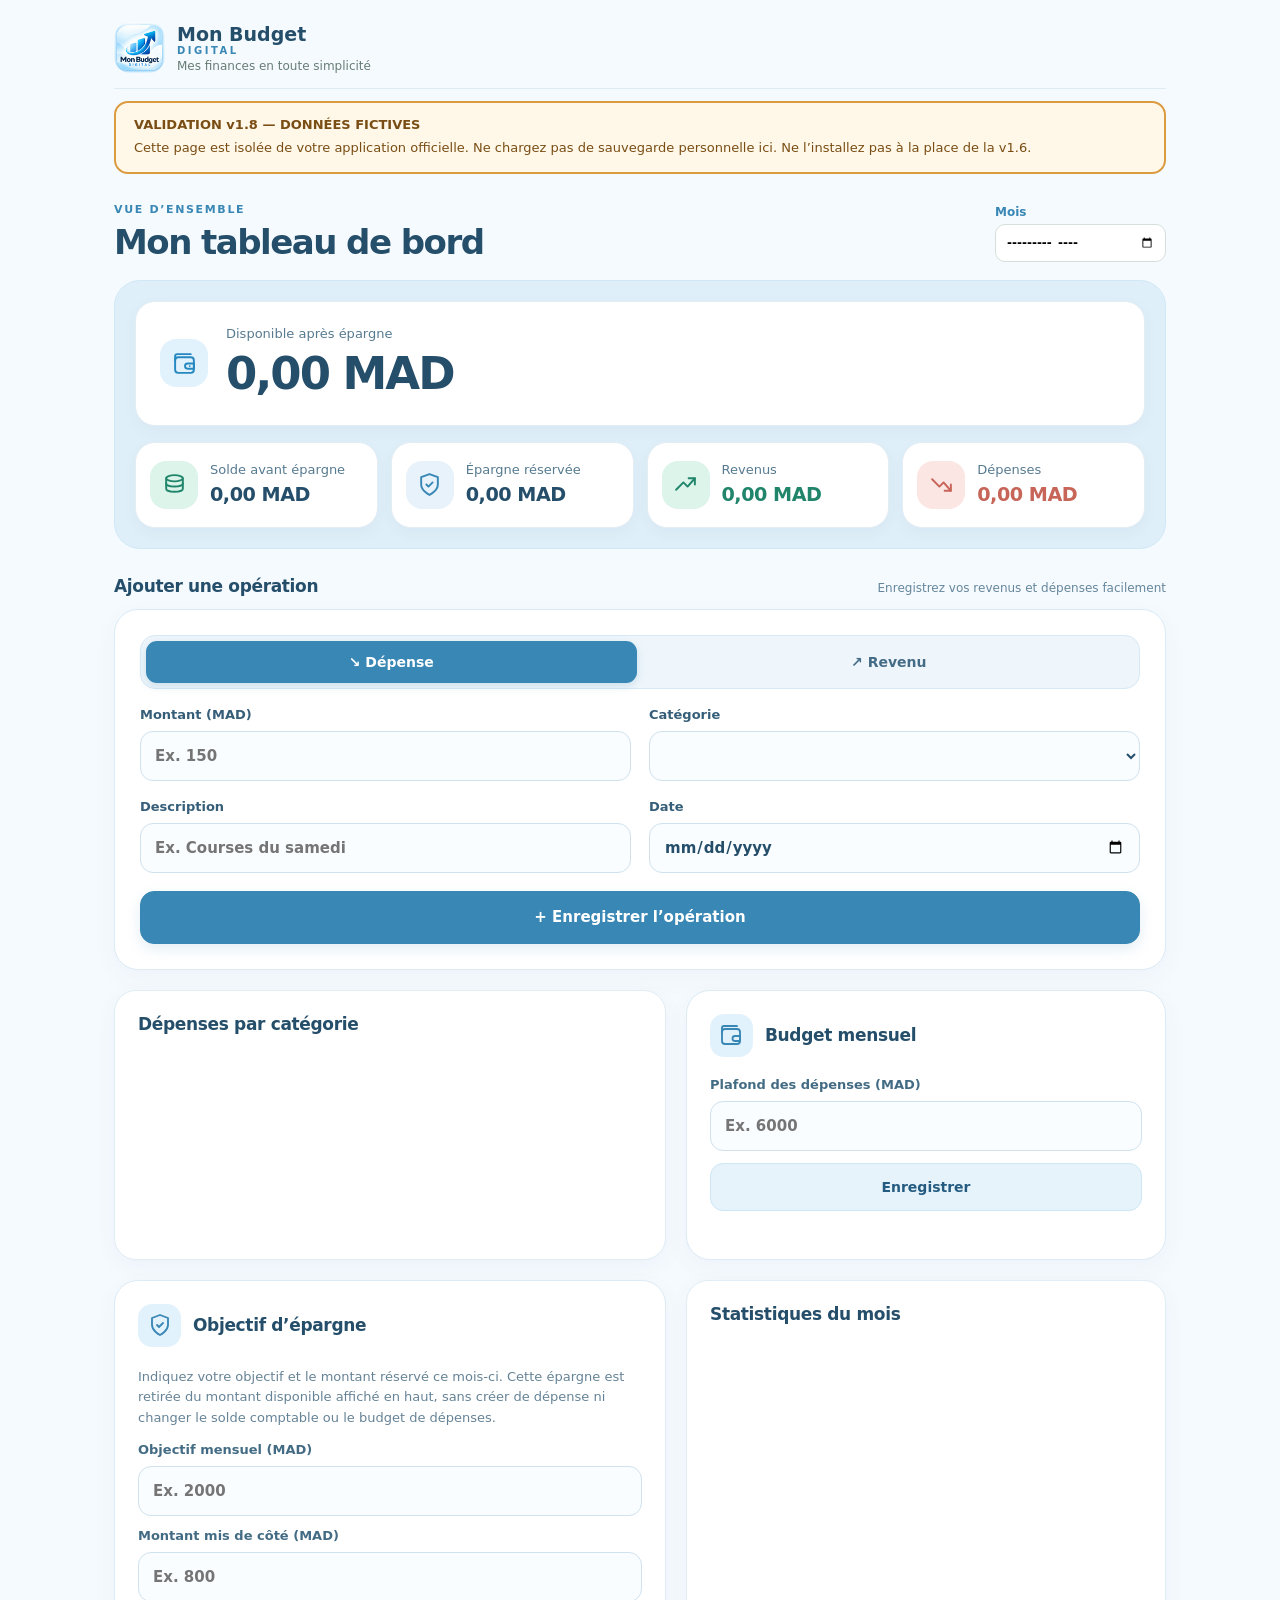
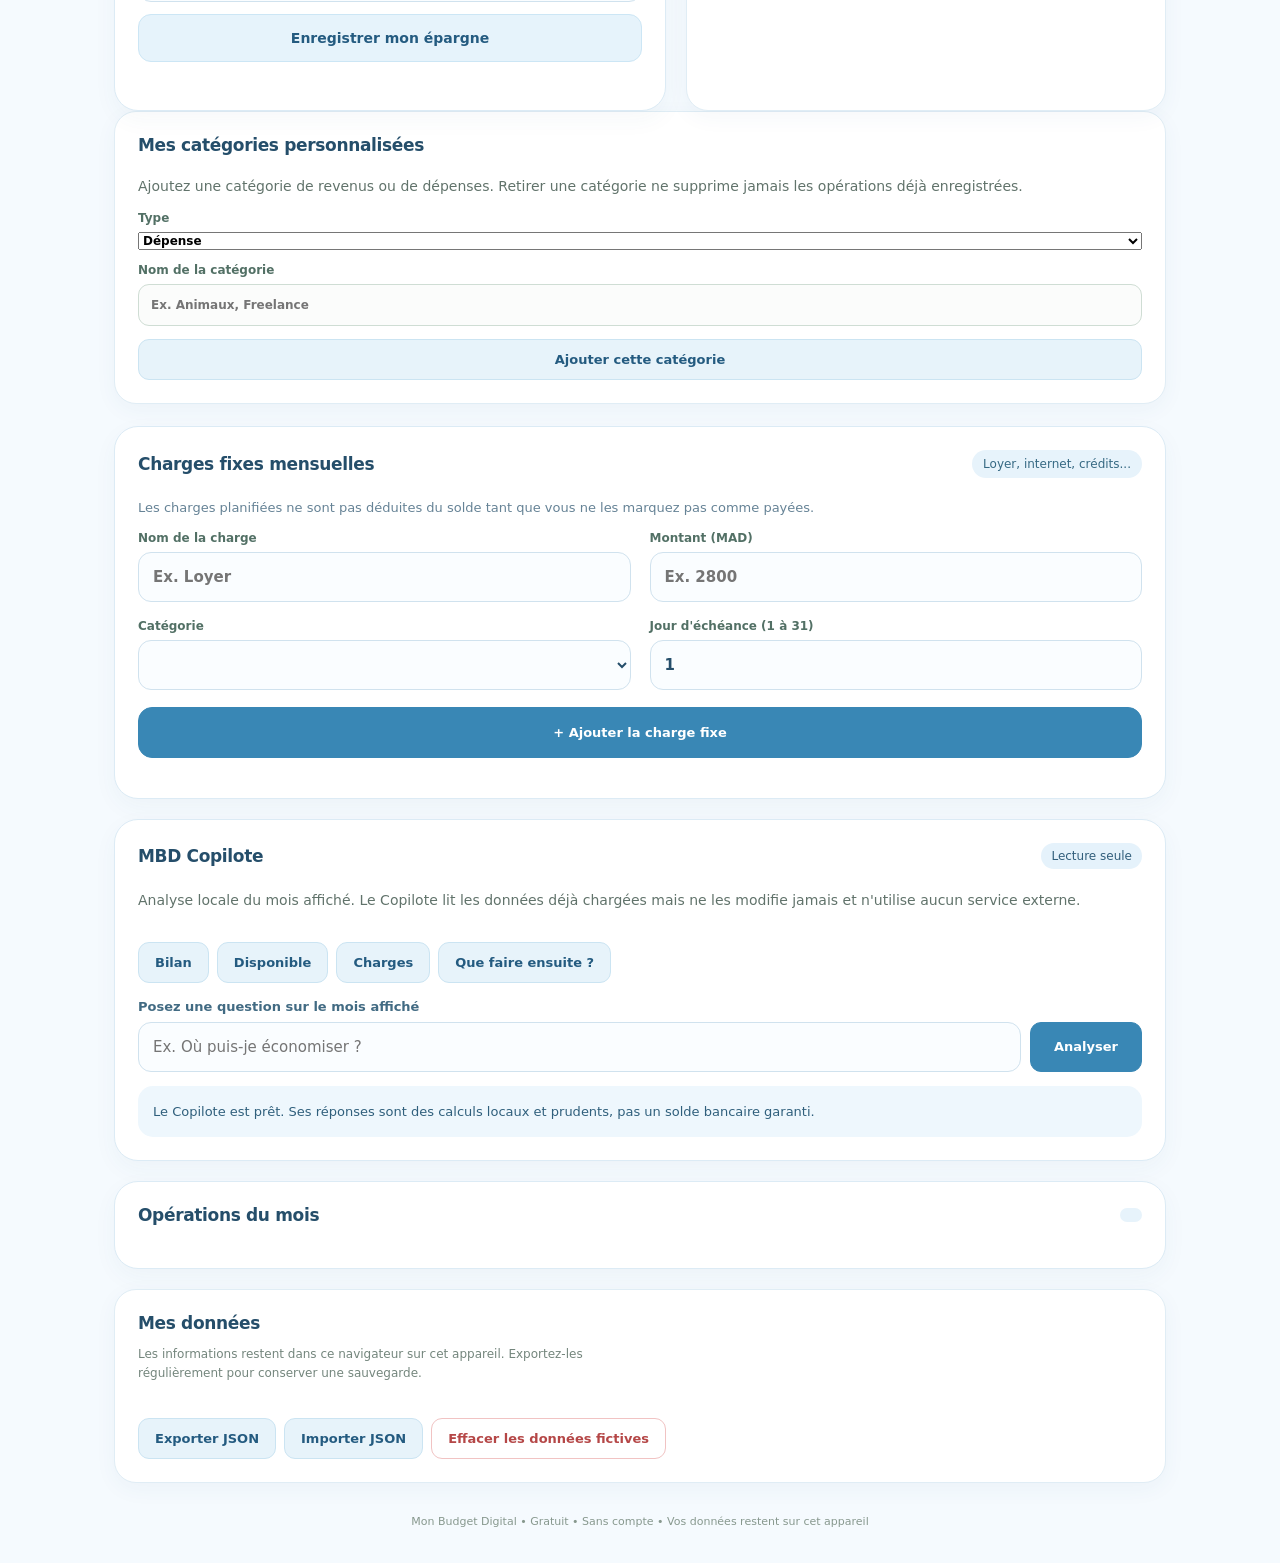
<file: validation-v18/index.html>
<!doctype html>
<html lang="fr">
<head>
  <meta charset="utf-8">
  <meta name="viewport" content="width=device-width, initial-scale=1, viewport-fit=cover">
  <meta name="theme-color" content="#f5fafe">
  <meta name="description" content="Mon Budget Digital : revenus, dépenses, épargne et budgets personnels.">
  <meta name="apple-mobile-web-app-capable" content="yes">
  <meta name="apple-mobile-web-app-status-bar-style" content="default">
  <meta name="apple-mobile-web-app-title" content="Mon Budget Digital">
  
  
  
  
  <link rel="icon" type="image/svg+xml" href="../icons/icon-192.png?v=4">
  <link rel="apple-touch-icon" href="../icons/apple-touch-icon.png?v=4">
  <link rel="stylesheet" href="./styles.css?v=validation">
  <title>Mon Budget Digital — validation Android v1.8</title>
  <script src="./copilot.js?v=validation" defer></script>
  <script src="./app.js?v=validation" defer></script>
</head>
<body>
  <div class="app-shell">
    <header class="topbar">
      <div class="brand-mark" aria-hidden="true"><img src="../icons/icon-192.png?v=4" alt=""></div>
      <div><strong>Mon Budget <span class="brand-digital">DIGITAL</span></strong><small>Mes finances en toute simplicité</small></div>
      <button class="icon-btn" id="installBtn" hidden type="button">Installer</button>
    </header>
    <main><div class="test-banner" role="status"><strong>VALIDATION v1.8 — DONNÉES FICTIVES</strong><p>Cette page est isolée de votre application officielle. Ne chargez pas de sauvegarde personnelle ici. Ne l’installez pas à la place de la v1.6.</p></div>
      <section class="headline">
        <div><p class="eyebrow">VUE D’ENSEMBLE</p><h1>Mon tableau de bord</h1></div>
        <label class="month-wrap">Mois <input id="month" type="month" aria-label="Mois à afficher"></label>
      </section>
      <section class="hero mbd-cards" aria-label="Solde mensuel">
  <div class="mbd-primary-card">
    <span class="mbd-card-icon" aria-hidden="true"><svg viewBox="0 0 24 24" aria-hidden="true"><rect x="3" y="6" width="18" height="15" rx="3"/><path d="M3 9V5a2 2 0 0 1 2-2h13"/><path d="M15 12h6v5h-6a2 2 0 0 1 0-5Z"/><path d="M17 14.5h.01"/></svg></span>
    <div class="mbd-card-content"><div class="hero-label">Disponible après épargne</div><div class="hero-value" id="availableBalance">0,00 MAD</div></div>
  </div>
  <div class="mbd-card-grid">
    <div class="mbd-stat-card"><span class="mbd-card-icon balance-icon" aria-hidden="true"><svg viewBox="0 0 24 24" aria-hidden="true"><ellipse cx="12" cy="6" rx="8" ry="3"/><path d="M4 6v5c0 1.7 3.6 3 8 3s8-1.3 8-3V6"/><path d="M4 11v5c0 1.7 3.6 3 8 3s8-1.3 8-3v-5"/></svg></span><div class="mbd-card-content"><span>Solde avant épargne</span><strong id="balance">0,00 MAD</strong></div></div>
    <div class="mbd-stat-card"><span class="mbd-card-icon saving-icon" aria-hidden="true"><svg viewBox="0 0 24 24" aria-hidden="true"><path d="M12 22s8-4 8-10V5l-8-3-8 3v7c0 6 8 10 8 10Z"/><path d="m9 12 2 2 4-4"/></svg></span><div class="mbd-card-content"><span>Épargne réservée</span><strong id="reservedSavings">0,00 MAD</strong></div></div>
    <div class="mbd-stat-card"><span class="mbd-card-icon income-icon" aria-hidden="true"><svg viewBox="0 0 24 24" aria-hidden="true"><path d="m3 17 7-7 4 4 7-8"/><path d="M15 6h6v6"/></svg></span><div class="mbd-card-content"><span>Revenus</span><strong id="incomeTotal">0,00 MAD</strong></div></div>
    <div class="mbd-stat-card"><span class="mbd-card-icon expense-icon" aria-hidden="true"><svg viewBox="0 0 24 24" aria-hidden="true"><path d="m3 7 7 7 4-4 7 8"/><path d="M15 18h6v-6"/></svg></span><div class="mbd-card-content"><span>Dépenses</span><strong id="expenseTotal">0,00 MAD</strong></div></div>
  </div>
</section>
      <div class="section-title operation-title"><h2>Ajouter une opération</h2><span class="operation-subtitle">Enregistrez vos revenus et dépenses facilement</span></div>
      <form id="transactionForm" class="panel form-grid operation-form">
        <div class="segmented" role="group" aria-label="Type d'opération">
          <label><input type="radio" name="type" value="expense" checked><span>↘ Dépense</span></label>
          <label><input type="radio" name="type" value="income"><span>↗ Revenu</span></label>
        </div>
        <label>Montant (MAD)<input id="amount" name="amount" type="number" min="0.01" step="0.01" inputmode="decimal" placeholder="Ex. 150" required></label>
        <label>Catégorie<select id="category" name="category" required></select></label>
        <label>Description<input id="description" name="description" type="text" maxlength="100" placeholder="Ex. Courses du samedi"></label>
        <label>Date<input id="date" name="date" type="date" required></label>
        <button class="primary operation-submit" type="submit">+ Enregistrer l’opération</button>
        <p id="formMessage" class="form-message" role="status" aria-live="polite"></p>
      </form>
      <section class="two-cols">
        <div class="panel"><div class="section-title compact"><h2>Dépenses par catégorie</h2></div><div id="categoryChart" class="category-chart"></div></div>
        <div class="panel finance-panel finance-budget"><div class="section-title compact finance-heading"><span class="finance-heading-icon" aria-hidden="true"><svg viewBox="0 0 24 24"><rect x="3" y="6" width="18" height="15" rx="3"/><path d="M3 9V5a2 2 0 0 1 2-2h13"/><path d="M16 13h5v5h-5a2.5 2.5 0 0 1 0-5Z"/></svg></span><h2>Budget mensuel</h2></div>
          <form id="budgetForm" class="budget-form"><label>Plafond des dépenses (MAD)<input id="budgetAmount" min="0" step="0.01" type="number" inputmode="decimal" placeholder="Ex. 6000"></label><button type="submit" class="secondary">Enregistrer</button></form>
          <div id="budgetStatus" class="budget-status"></div>
        </div>
      </section>
      <section class="two-cols improvements">
        <div class="panel finance-panel finance-savings"><div class="section-title compact finance-heading"><span class="finance-heading-icon" aria-hidden="true"><svg viewBox="0 0 24 24"><path d="M12 22s8-4 8-10V5l-8-3-8 3v7c0 6 8 10 8 10Z"/><path d="m9 12 2 2 4-4"/></svg></span><h2>Objectif d’épargne</h2></div>
          <p class="recurring-help">Indiquez votre objectif et le montant réservé ce mois-ci. Cette épargne est retirée du montant disponible affiché en haut, sans créer de dépense ni changer le solde comptable ou le budget de dépenses.</p>
          <form id="savingsForm" class="budget-form">
            <label>Objectif mensuel (MAD)<input id="savingsGoal" type="number" min="0" step="0.01" inputmode="decimal" placeholder="Ex. 2000"></label>
            <label>Montant mis de côté (MAD)<input id="savingsSaved" type="number" min="0" step="0.01" inputmode="decimal" placeholder="Ex. 800"></label>
            <button class="secondary" type="submit">Enregistrer mon épargne</button>
          </form><p id="savingsMessage" class="form-message" role="status" aria-live="polite"></p><div id="savingsStatus" class="budget-status" aria-live="polite"></div>
        </div>
        <div class="panel"><div class="section-title compact"><h2>Statistiques du mois</h2></div>
          <div id="monthlyStats" class="monthly-stats" aria-live="polite"></div>
        </div>
      </section>
      <section class="panel" aria-label="Catégories personnalisées"><div class="section-title compact"><h2>Mes catégories personnalisées</h2></div><p class="recurring-help">Ajoutez une catégorie de revenus ou de dépenses. Retirer une catégorie ne supprime jamais les opérations déjà enregistrées.</p><form id="customCategoryForm" class="budget-form"><label>Type<select id="customCategoryType"><option value="expense">Dépense</option><option value="income">Revenu</option></select></label><label>Nom de la catégorie<input id="customCategoryName" maxlength="60" required placeholder="Ex. Animaux, Freelance"></label><button class="secondary" type="submit">Ajouter cette catégorie</button></form><div id="customCategoriesList"></div></section>
      <section class="panel recurring-panel mbd-list-panel" aria-label="Charges fixes mensuelles">
        <div class="section-title compact"><h2>Charges fixes mensuelles</h2><span class="count">Loyer, internet, crédits...</span></div>
        <p class="recurring-help">Les charges planifiées ne sont pas déduites du solde tant que vous ne les marquez pas comme payées.</p>
        <form id="recurringForm" class="form-grid">
          <label>Nom de la charge<input id="recurringName" required maxlength="80" placeholder="Ex. Loyer"></label>
          <label>Montant (MAD)<input id="recurringAmount" type="number" inputmode="decimal" step="0.01" min="0.01" required placeholder="Ex. 2800"></label>
          <label>Catégorie<select id="recurringCategory"></select></label>
          <label>Jour d'échéance (1 à 31)<input id="recurringDay" type="number" min="1" max="31" value="1" required></label>
          <button class="primary" type="submit">+ Ajouter la charge fixe</button>
        </form>
        <p id="recurringMessage" role="status" aria-live="polite"></p>
        <div id="recurringList" class="recurring-list"></div>
      </section>
      <section class="panel copilot-panel" aria-label="MBD Copilote">
        <div class="section-title compact"><h2>MBD Copilote</h2><span class="count">Lecture seule</span></div>
        <p class="recurring-help">Analyse locale du mois affiché. Le Copilote lit les données déjà chargées mais ne les modifie jamais et n'utilise aucun service externe.</p>
        <div id="copilotAlerts" class="copilot-alerts" aria-live="polite"></div>
        <div class="copilot-quick-actions" role="group" aria-label="Questions rapides">
          <button class="secondary" type="button" data-copilot-question="Fais-moi un bilan du mois">Bilan</button>
          <button class="secondary" type="button" data-copilot-question="Combien puis-je dépenser ?">Disponible</button>
          <button class="secondary" type="button" data-copilot-question="Quelles charges restent ?">Charges</button>
          <button class="secondary" type="button" data-copilot-question="Que dois-je faire ensuite ?">Que faire ensuite ?</button>
        </div>
        <form id="copilotForm" class="copilot-form">
          <label for="copilotInput">Posez une question sur le mois affiché</label>
          <div class="copilot-entry"><input id="copilotInput" type="text" maxlength="180" autocomplete="off" placeholder="Ex. Où puis-je économiser ?"><button class="primary" type="submit">Analyser</button></div>
        </form>
        <div id="copilotResponse" class="copilot-response" aria-live="polite">Le Copilote est prêt. Ses réponses sont des calculs locaux et prudents, pas un solde bancaire garanti.</div>
      </section>
      <section class="panel transactions-panel mbd-list-panel"><div class="section-title compact"><h2>Opérations du mois</h2><span id="count" class="count"></span></div>
        <div id="transactions" class="transactions"></div>
      </section>
      <section class="panel settings"><div><h2>Mes données</h2><p>Les informations restent dans ce navigateur sur cet appareil. Exportez-les régulièrement pour conserver une sauvegarde.</p></div>
        <div class="settings-actions"><button id="exportBtn" class="secondary" type="button">Exporter JSON</button><label class="secondary file-button" for="importFile">Importer JSON</label><input id="importFile" type="file" accept=".json,application/json" hidden><button id="clearBtn" class="danger" type="button">Effacer les données fictives</button></div>
        <p id="dataMessage" role="status" aria-live="polite"></p>
      </section>
    </main>
    <footer>Mon Budget Digital • Gratuit • Sans compte • Vos données restent sur cet appareil</footer>
  </div>
</body>
</html>
</file>
<file: styles.css>
:root{font-family:Inter,system-ui,-apple-system,BlinkMacSystemFont,"Segoe UI",sans-serif;color:#19332d;background:#f5f7f5;font-synthesis:none}*{box-sizing:border-box}body{margin:0}button,input,select{font:inherit}button{cursor:pointer}button:focus-visible,input:focus-visible,select:focus-visible{outline:3px solid #e7aa3c;outline-offset:2px}.app-shell{max-width:1100px;margin:auto;padding:0 24px}.topbar{display:flex;align-items:center;gap:12px;padding:22px 0 15px;border-bottom:1px solid #dce6e1}.brand-mark{height:43px;width:43px;display:grid;place-items:center;border-radius:14px;background:#12483e;color:white;font-size:23px;font-weight:800}.topbar strong,.topbar small{display:block}.topbar strong{font-size:19px}.topbar small{font-size:12px;color:#677d74;margin-top:3px}.icon-btn{margin-left:auto;border:1px solid #c7d8cf;border-radius:10px;background:white;padding:9px 12px;font-weight:600}.headline{display:flex;align-items:end;justify-content:space-between;gap:18px;margin:29px 0 18px}.eyebrow{font-size:11px;letter-spacing:.15em;color:#668b7c;font-weight:800;margin:0 0 6px}h1{font-size:clamp(24px,3vw,34px);letter-spacing:-.045em;margin:0}h2{font-size:17px;letter-spacing:-.02em;margin:0}.month-wrap{font-size:12px;font-weight:700;color:#547164;display:grid;gap:5px}.month-wrap input{background:white;border:1px solid #d4e0d9;border-radius:10px;padding:10px;max-width:175px}.hero{background:linear-gradient(115deg,#103b35,#1b6654);color:white;border-radius:22px;padding:27px 30px 25px;box-shadow:0 12px 28px #104b3720}.hero-label{color:#bbdbcd;font-size:13px}.hero-value{font-size:clamp(31px,5vw,46px);font-weight:800;letter-spacing:-.045em;margin:7px 0 24px;overflow-wrap:anywhere}.hero-pair{display:grid;grid-template-columns:1fr 1fr;gap:18px;border-top:1px solid #ffffff35;padding-top:20px}.hero-pair div{display:grid;gap:6px}.hero-pair span{font-size:12px;color:#b9dacc}.hero-pair strong{font-size:clamp(16px,2.4vw,21px)}.section-title{display:flex;justify-content:space-between;align-items:center;margin:27px 0 13px}.section-title.compact{margin:0 0 20px}.panel{background:white;border-radius:18px;border:1px solid #e0e8e2;padding:23px;box-shadow:0 4px 20px #193a2708}.form-grid{display:grid;grid-template-columns:repeat(2,minmax(0,1fr));gap:17px 19px}.form-grid label:not(.segmented label),.budget-form label{display:grid;gap:7px;font-size:12px;color:#527065;font-weight:700}.form-grid input:not([type=radio]),.form-grid select,.budget-form input{width:100%;background:#fbfcfb;border:1px solid #cfddd4;border-radius:11px;padding:13px 12px;color:#1b322c;min-width:0}.segmented{grid-column:1/-1;display:grid;grid-template-columns:1fr 1fr;background:#eff4f0;border-radius:12px;padding:4px;gap:4px}.segmented label{position:relative;text-align:center}.segmented input{position:absolute;opacity:0}.segmented span{display:block;padding:11px;border-radius:9px;font-weight:700;font-size:13px}.segmented input:checked+span{background:white;box-shadow:0 1px 6px #203e281a;color:#0d6246}.segmented input:focus-visible+span{outline:3px solid #e7aa3c}.primary,.secondary,.danger{border-radius:11px;padding:12px 16px;font-weight:700;font-size:13px}.primary{grid-column:1/-1;background:#176d51;border:1px solid #176d51;color:white}.primary:hover{background:#105940}.secondary{background:#eff7f2;color:#126346;border:1px solid #cce1d3}.danger{background:white;color:#b54747;border:1px solid #f1c3c3}.form-message{grid-column:1/-1;margin:0;font-size:13px;color:#176d51;min-height:0}.form-message:empty{display:none}.two-cols{display:grid;grid-template-columns:1.15fr 1fr;gap:20px;margin-top:20px}.category-chart{display:grid;gap:15px}.chart-item{display:grid;gap:7px}.chart-meta{display:flex;align-items:center;justify-content:space-between;gap:8px;font-size:13px}.chart-meta strong{font-size:12px}.track{height:9px;background:#edf2ee;border-radius:20px;overflow:hidden}.track-fill{height:100%;border-radius:20px;background:#218567}.budget-form{display:grid;gap:13px}.budget-status{margin-top:20px;font-size:13px;color:#587065}.budget-status strong{display:block;font-size:23px;color:#193d2e;margin-bottom:5px}.budget-status .track{margin-top:12px}.budget-status .over{background:#d95151}.transactions-panel{margin-top:20px}.count{background:#edf4ee;color:#56806d;font-size:12px;padding:6px 10px;border-radius:20px}.transactions{display:grid}.transaction{display:flex;align-items:center;gap:12px;border-top:1px solid #edf2ef;padding:13px 0}.transaction:first-child{border-top:0}.txn-icon{width:40px;height:40px;border-radius:12px;display:grid;place-items:center;background:#edf5ef;font-size:18px;flex-shrink:0}.txn-info{flex:1;min-width:0}.txn-info strong{display:block;font-size:13px;overflow-wrap:anywhere}.txn-info small{display:block;color:#799085;margin-top:5px;font-size:11px}.txn-value{font-size:13px;font-weight:800;white-space:nowrap}.txn-value.income{color:#15815d}.txn-value.expense{color:#b05f4b}.delete-btn{background:transparent;color:#7d9389;border:0;padding:8px;font-size:18px}.empty{color:#789083;font-size:13px;line-height:1.5}.settings{margin:20px 0;display:flex;justify-content:space-between;gap:22px;flex-wrap:wrap}.settings p{color:#74867d;font-size:12px;line-height:1.6;max-width:480px}.settings-actions{display:flex;align-items:center;flex-wrap:wrap;gap:8px}.file-button{display:inline-block;cursor:pointer}footer{text-align:center;font-size:11px;color:#87988e;padding:12px 0 35px}@media(max-width:680px){.app-shell{padding:0 15px}.topbar{padding-top:15px}.headline{align-items:start;flex-direction:column;margin:24px 0 18px}.month-wrap{width:100%}.month-wrap input{max-width:none;width:100%}.hero{padding:24px 21px}.hero-pair{gap:8px}.form-grid,.two-cols{grid-template-columns:1fr}.panel{padding:18px}.settings-actions{width:100%}.settings-actions>*{flex:1;text-align:center}.txn-value{font-size:12px}.transaction{gap:8px}.txn-icon{width:34px;height:34px}}@media(prefers-reduced-motion:no-preference){button,.track-fill{transition:background .2s ease,width .25s ease}}

.recurring-panel{margin-top:22px}.recurring-help{color:#61736b;font-size:14px;line-height:1.6}.recurring-list{margin-top:16px}.recurring-item{display:flex;align-items:center;justify-content:space-between;gap:14px;padding:16px 0;border-top:1px solid #e5eae7}.recurring-details{display:grid;gap:5px}.recurring-details small{color:#65766e}.recurring-actions{display:flex;gap:7px;flex-wrap:wrap;justify-content:flex-end}.recurring-actions button{font-size:12px;padding:8px 10px}.recurring-actions button:disabled{opacity:.55;cursor:default}@media(max-width:700px){.recurring-item{align-items:flex-start;flex-direction:column}.recurring-actions{justify-content:flex-start}}

.improvements{margin-top:20px}.monthly-stats{display:grid;gap:0}.stat-row{display:flex;align-items:baseline;justify-content:space-between;gap:14px;padding:12px 0;border-bottom:1px solid #edf2ee;font-size:13px}.stat-row span{color:#657c70}.stat-row strong{text-align:right;font-weight:750}.monthly-stats .empty{margin-bottom:0}

.hero-detail{font-size:clamp(13px,2.5vw,16px);color:#d3eee5;margin:-6px 0 22px;line-height:1.6}.hero-detail strong{color:#fff}.hero-detail span{padding:0 8px}@media(max-width:600px){.hero-detail span{display:none}.hero-detail strong{display:inline-block;margin-right:12px}}

.category-custom-row{display:flex;justify-content:space-between;align-items:center;gap:12px;padding:10px 0;border-bottom:1px solid #e4ebe7}.category-custom-row button{width:auto;flex-shrink:0}

/* v1.5 : modal de modification */
.edit-overlay{position:fixed;inset:0;z-index:1000;background:#102b25aa;display:flex;align-items:center;justify-content:center;padding:16px}.edit-dialog{background:#fff;color:#19332d;border-radius:18px;width:min(100%,500px);max-height:calc(100dvh - 32px);overflow:auto;box-shadow:0 25px 80px #0004}.edit-form{display:grid;gap:14px;padding:24px}.edit-heading{display:flex;align-items:center;justify-content:space-between;gap:10px}.edit-heading h2{font-size:21px}.edit-close{background:none;border:0;font-size:29px;color:#536e61;padding:0 6px}.edit-field{display:grid;gap:6px;color:#45695b;font-size:13px;font-weight:700}.edit-field input,.edit-field select{width:100%;min-width:0;border:1px solid #cbded2;border-radius:10px;background:#fbfcfb;padding:11px 12px;color:#19332d}.edit-note{font-size:13px;line-height:1.5;color:#587368;margin:0}.edit-error{color:#b54747;margin:0;font-size:13px}.edit-error:empty{display:none}.edit-actions{display:flex;justify-content:flex-end;gap:9px}.edit-actions .primary{grid-column:auto}@media(max-width:540px){.edit-form{padding:18px}.edit-actions>*{flex:1}}

/* Mon Budget Digital 1.6 visual preview */
:root{font-family:Poppins,Inter,system-ui,-apple-system,"Segoe UI",sans-serif;color:#254e6a;background:#f5fafe}body{background:#f5fafe}.brand-mark{background:#e7f5fd;width:51px;height:51px;border-radius:16px;overflow:hidden}.brand-mark img{width:100%;height:100%;display:block}.brand-digital{display:block;font-size:10px;letter-spacing:.25em;color:#3987b5;font-weight:800}.topbar{border-color:#dfebf3}.topbar strong{color:#254e6a}.eyebrow,.month-wrap{color:#3987b5}h1,h2{color:#254e6a}.hero{background:linear-gradient(125deg,#dfeff9,#cce7f7);color:#254e6a;box-shadow:0 10px 25px #2b70930d}.hero-label,.hero-pair span,.hero-detail{color:#456e86}.hero-detail strong{color:#254e6a}.hero-pair{border-color:#b8d6e8}.panel{border-color:#e0edf5;border-radius:22px;box-shadow:0 6px 22px #285a7c0c}.primary{background:#3987b5;border-color:#3987b5}.primary:hover{background:#28759d}.secondary{background:#e7f3fa;color:#245b80;border-color:#cbe4f2}.track{background:#e3f1f9}.track-fill{background:#3987b5}.txn-value.income{color:#20856b}.txn-value.expense{color:#c66558}.count,.txn-icon{background:#e5f2fb;color:#315e7b}.test-banner{margin:17px 0;border:1px solid #b6dbef;border-radius:13px;padding:12px 15px;background:#e8f5fe;color:#245b80;font-size:13px}.edit-dialog{color:#254e6a}.edit-field{color:#456e86}button:focus-visible,input:focus-visible,select:focus-visible{outline-color:#3987b5}

/* v1.6.1 - cartes blanches mobiles */
.hero.mbd-cards{background:#dfeff9;color:#254e6a;padding:20px;display:grid;gap:16px;box-shadow:none;border:1px solid #d0e8f6;border-radius:26px}.mbd-primary-card,.mbd-stat-card{background:#fff;border:1px solid #e4edf4;border-radius:20px;box-shadow:0 5px 15px #1f52790a}.mbd-primary-card{display:flex;align-items:center;gap:18px;padding:24px}.mbd-card-grid{display:grid;grid-template-columns:repeat(4,minmax(0,1fr));gap:13px}.mbd-stat-card{display:flex;align-items:center;gap:12px;min-width:0;padding:18px 14px}.mbd-card-icon{width:48px;height:48px;flex:0 0 48px;border-radius:16px;display:grid;place-items:center;background:#e2f2fc;color:#2588c1;font-size:27px;font-weight:700}.balance-icon,.income-icon{background:#dcf4e9;color:#20856b}.saving-icon{background:#e7f2fb;color:#3987b5}.expense-icon{background:#fbe6e4;color:#c66558}.mbd-card-content{min-width:0;display:grid;gap:6px}.mbd-card-content>span,.mbd-card-content>.hero-label{font-size:13px;font-weight:500;color:#567a90}.mbd-card-content>strong{font-size:clamp(14px,1.5vw,21px);line-height:1.3;letter-spacing:-.025em;color:#254e6a;overflow-wrap:anywhere}.mbd-card-content>.hero-value{margin:0;font-size:clamp(29px,4vw,45px);line-height:1.2;color:#254e6a}.mbd-stat-card:nth-child(3) strong{color:#20856b}.mbd-stat-card:nth-child(4) strong{color:#c66558}@media(max-width:950px){.mbd-card-grid{grid-template-columns:repeat(2,minmax(0,1fr))}}@media(max-width:540px){.hero.mbd-cards{padding:12px;gap:10px;border-radius:20px}.mbd-primary-card{padding:16px;gap:12px}.mbd-card-icon{width:39px;height:39px;flex-basis:39px;font-size:22px;border-radius:12px}.mbd-stat-card{padding:14px 10px;gap:8px;align-items:flex-start;flex-direction:column}.mbd-card-content>span{font-size:12px}.mbd-card-content>strong{font-size:clamp(13px,3.7vw,17px)}.mbd-primary-card .hero-value{font-size:clamp(25px,7vw,35px)}}

/* Professional inline dashboard icons */
.mbd-card-icon svg{width:25px;height:25px;fill:none;stroke:currentColor;stroke-width:1.85;stroke-linecap:round;stroke-linejoin:round;display:block}@media(max-width:540px){.mbd-card-icon svg{width:23px;height:23px}}

/* v1.6.3 — mobile-first transaction entry styling */
.operation-title{display:flex;flex-wrap:wrap;align-items:baseline;gap:7px 16px}.operation-subtitle{font-size:12px;color:#65869c}.operation-form{border-radius:24px;border:1px solid #dcebf5;background:#fff;box-shadow:0 8px 24px #24577c0b;padding:25px;gap:18px}.operation-form .segmented{background:#eff6fb;border:1px solid #d7e9f5;border-radius:15px;padding:5px;gap:7px}.operation-form .segmented span{border-radius:11px;font-size:14px;color:#456c86;padding:13px}.operation-form .segmented input:checked+span{background:#3987b5;color:#fff;box-shadow:0 3px 10px #3987b533}.operation-form .segmented input[value="income"]:checked+span{background:#20856b}.operation-form label:not(.segmented label){font-size:13px;color:#365e79;gap:9px}.operation-form input:not([type="radio"]),.operation-form select{min-height:50px;border:1px solid #d0e2ee;background:#fafdff;border-radius:13px;color:#254e6a;font-size:15px;padding:13px 14px}.operation-form input:focus,.operation-form select:focus{border-color:#3987b5;background:#fff}.operation-form .operation-submit{min-height:53px;border-radius:14px;background:#3987b5;color:#fff;font-size:15px;box-shadow:0 5px 13px #3987b525}.operation-form .operation-submit:hover{background:#28759d}@media(max-width:680px){.operation-title{display:block}.operation-subtitle{display:block;margin-top:6px;line-height:1.5}.operation-form{padding:18px 15px;gap:16px}.operation-form .segmented span{font-size:14px;padding:14px 8px}.operation-form .operation-submit{width:100%;min-height:54px}}

/* v1.6.4 — budget and savings visual refresh, mobile-first */
.finance-panel{border-radius:24px;background:#fff;border:1px solid #dcebf5;box-shadow:0 8px 24px #24577c0b}.finance-heading{display:flex;justify-content:flex-start;gap:12px;align-items:center;margin-bottom:20px}.finance-heading-icon{display:grid;place-items:center;width:43px;height:43px;border-radius:14px;background:#e2f2fc;color:#3987b5;flex-shrink:0}.finance-heading-icon svg{width:24px;height:24px;stroke:currentColor;stroke-width:1.85;stroke-linecap:round;stroke-linejoin:round;fill:none}.finance-savings .finance-heading-icon{background:#e2f2fc;color:#3987b5}.finance-panel .budget-form{gap:12px}.finance-panel .budget-form label{color:#436c84;font-size:13px;gap:9px}.finance-panel .budget-form input{min-height:50px;border-radius:13px;background:#fafdff;border:1px solid #d0e2ee;color:#254e6a;padding:13px 14px;font-size:15px}.finance-panel .budget-form button{min-height:48px;background:#e6f3fb;border:1px solid #cce6f5;border-radius:13px;color:#245b80;font-size:14px}.finance-panel .budget-status{padding-top:5px;color:#567a90}.finance-panel .budget-status strong{font-size:clamp(24px,3vw,32px);color:#254e6a;letter-spacing:-.03em}.finance-panel .budget-status .track{margin-top:14px;height:10px;background:#e3f1f9}.finance-budget .track-fill{background:#3987b5}.finance-savings .track-fill{background:#20856b}.finance-savings .budget-status strong{color:#20856b}.finance-progress-detail{display:flex;justify-content:space-between;gap:10px;flex-wrap:wrap;margin-top:11px;font-size:12px;color:#65869c}.finance-savings .recurring-help{font-size:13px;color:#668396;line-height:1.6}@media(max-width:680px){.finance-panel{padding:21px 18px}.finance-heading{margin-bottom:18px}.finance-heading-icon{width:42px;height:42px}.finance-progress-detail{font-size:11px;gap:5px}}

/* v1.6.5 — white cards for monthly charges and operations; mobile-first */
.mbd-list-panel{background:#fff;border:1px solid #dcebf5;border-radius:24px;box-shadow:0 8px 24px #24577c0b}.mbd-list-panel .section-title.compact{align-items:center;gap:12px;flex-wrap:wrap}.mbd-list-panel .section-title h2{color:#254e6a}.mbd-list-panel .count{background:#e7f3fb;color:#366983;border-radius:999px;padding:7px 11px}.mbd-list-panel .recurring-help{color:#668396;font-size:13px;line-height:1.55}.mbd-list-panel .form-grid label{color:#426b83;font-size:13px}.mbd-list-panel .form-grid input,.mbd-list-panel .form-grid select{min-height:50px;background:#fafdff;border:1px solid #d0e2ee;color:#254e6a;border-radius:13px;padding:13px 14px;font-size:15px}.mbd-list-panel .form-grid .primary{min-height:51px;border-radius:14px;background:#3987b5;border-color:#3987b5}.mbd-list-panel .recurring-list{margin-top:17px}.mbd-list-panel .recurring-item{border:1px solid #e0edf5;background:#fafdff;border-radius:17px;padding:16px;margin-top:11px;gap:14px}.mbd-list-panel .recurring-details strong{color:#254e6a;font-size:15px}.mbd-list-panel .recurring-details small{color:#65869c;font-size:12px}.mbd-list-panel .recurring-actions{justify-content:flex-start}.mbd-list-panel .recurring-actions button{border-radius:11px;min-height:40px;font-size:12px;padding:9px 12px}.mbd-list-panel .recurring-actions .secondary,.mbd-list-panel .transaction .secondary{background:#e8f4fb;border-color:#cce5f3;color:#245b80}.mbd-list-panel .recurring-actions .danger{background:#fff5f4;border-color:#f1d0cb;color:#b65148}.mbd-list-panel .transaction{background:#fafdff;border:1px solid #e0edf5;border-radius:17px;padding:15px;margin-top:11px;gap:11px}.mbd-list-panel .transaction:first-child{border:1px solid #e0edf5}.mbd-list-panel .txn-info strong{font-size:14px;color:#254e6a}.mbd-list-panel .txn-info small{font-size:12px;color:#65869c;line-height:1.4}.mbd-list-panel .txn-icon{background:#e5f2fb;border-radius:13px}.mbd-list-panel .txn-value{font-size:14px}.mbd-list-panel .txn-value.income{color:#20856b}.mbd-list-panel .txn-value.expense{color:#c66558}.mbd-list-panel .transaction .secondary{border-radius:11px;padding:10px 12px;min-height:40px}.mbd-list-panel .delete-btn{border-radius:10px;min-width:32px;min-height:38px;color:#ad716e}@media(max-width:680px){.mbd-list-panel{padding:20px 17px}.mbd-list-panel .recurring-item{align-items:stretch;flex-direction:column;padding:14px}.mbd-list-panel .recurring-actions{display:grid;grid-template-columns:repeat(2,minmax(0,1fr));gap:8px}.mbd-list-panel .recurring-actions button{width:100%;min-height:44px}.mbd-list-panel .transaction{display:grid;grid-template-columns:36px minmax(0,1fr) auto;gap:8px;padding:13px 11px}.mbd-list-panel .txn-icon{grid-row:1;grid-column:1;width:36px;height:36px}.mbd-list-panel .txn-info{grid-column:2/4;grid-row:1;align-self:center}.mbd-list-panel .txn-value{grid-column:1/4;grid-row:2;justify-self:start;white-space:normal}.mbd-list-panel .transaction .secondary{grid-column:2;grid-row:3;justify-self:stretch}.mbd-list-panel .delete-btn{grid-column:3;grid-row:3;justify-self:end}}

/* v1.6.6 — predictable three-row operations, no side overflow */
.mbd-list-panel .transaction{display:grid;grid-template-columns:44px minmax(0,1fr);grid-template-areas:"icon info" "amount amount" "actions actions";align-items:center;column-gap:12px;row-gap:12px;padding:16px;margin-top:12px;background:#fff;border:1px solid #dceaf4;border-radius:17px;min-width:0}.mbd-list-panel .txn-icon{grid-area:icon;width:44px;height:44px;display:grid;place-items:center;margin:0}.mbd-list-panel .txn-info{grid-area:info;min-width:0;overflow-wrap:anywhere}.mbd-list-panel .txn-info strong{display:block;font-size:15px;line-height:1.35}.mbd-list-panel .txn-info small{display:block;margin-top:4px;font-size:12px;line-height:1.5}.mbd-list-panel .txn-value{grid-area:amount;white-space:normal;justify-self:start;font-size:18px;font-weight:700;overflow-wrap:anywhere}.mbd-list-panel .txn-actions{grid-area:actions;display:flex;gap:10px;align-items:stretch;width:100%;min-width:0}.mbd-list-panel .txn-actions .secondary{flex:1;min-width:0;margin:0!important;min-height:45px;border-radius:12px}.mbd-list-panel .txn-actions .delete-btn{display:grid;place-items:center;flex:0 0 48px;width:48px;min-height:45px;border:1px solid #f0d2ce;background:#fff5f4;color:#b65148;border-radius:12px;font-size:16px;padding:8px}.mbd-list-panel .txn-actions .delete-btn svg{width:20px;height:20px;fill:none;stroke:currentColor;stroke-width:1.8;stroke-linecap:round;stroke-linejoin:round}@media(max-width:680px){.mbd-list-panel .transaction{grid-template-columns:42px minmax(0,1fr);grid-template-areas:"icon info" "amount amount" "actions actions";gap:11px;padding:14px}.mbd-list-panel .txn-icon{grid-column:auto;grid-row:auto;width:42px;height:42px}.mbd-list-panel .txn-info{grid-column:auto;grid-row:auto}.mbd-list-panel .txn-value{grid-column:auto;grid-row:auto}.mbd-list-panel .txn-actions .secondary{grid-column:auto;grid-row:auto}.mbd-list-panel .txn-actions .delete-btn{grid-column:auto;grid-row:auto}}

/* v1.6.7 — prevent amount digits from stacking on mobile */
.mbd-list-panel .transaction .txn-value{display:block!important;width:100%!important;max-width:100%!important;min-width:0!important;grid-area:amount!important;grid-column:1 / -1!important;grid-row:2!important;justify-self:stretch!important;align-self:start!important;white-space:nowrap!important;word-break:normal!important;overflow-wrap:normal!important;font-size:clamp(16px,4.5vw,21px)!important;line-height:1.35!important;letter-spacing:normal!important;}
.mbd-list-panel .transaction .txn-actions{grid-area:actions!important;grid-column:1 / -1!important;grid-row:3!important;}
@media(max-width:680px){.mbd-list-panel .transaction .txn-value{font-size:clamp(16px,4.5vw,20px)!important;}}

/* v1.8 safe integration — read-only Copilot */
.copilot-panel{margin-top:20px;background:#fff;border:1px solid #dcebf5;border-radius:24px;box-shadow:0 8px 24px #24577c0b}
.copilot-alerts{display:grid;gap:9px;margin:4px 0 16px}
.copilot-alert{border-radius:13px;padding:12px 14px;font-size:13px;line-height:1.5;border:1px solid #dcebf5;background:#f7fbfe;color:#365f79}
.copilot-alert.ok{background:#f1fbf7;border-color:#d4ebdf;color:#27664f}
.copilot-alert.warning{background:#fff9ed;border-color:#f2dfb6;color:#7a5b1f}
.copilot-alert.danger{background:#fff3f1;border-color:#f0d0cb;color:#985149}
.copilot-alert.info{background:#f2f8fc;border-color:#d8e9f4;color:#416d88}
.copilot-quick-actions{display:flex;flex-wrap:wrap;gap:8px;margin-bottom:16px}
.copilot-form{display:grid;gap:8px}.copilot-form label{font-size:13px;font-weight:700;color:#426b83}
.copilot-entry{display:grid;grid-template-columns:minmax(0,1fr) auto;gap:9px}.copilot-entry input{min-width:0;min-height:50px;border:1px solid #d0e2ee;border-radius:13px;background:#fafdff;color:#254e6a;padding:13px 14px;font-size:15px}.copilot-entry .primary{grid-column:auto;min-width:112px}
.copilot-response{margin-top:14px;padding:15px;border-radius:15px;background:#eef7fd;color:#2f5f7c;line-height:1.65;font-size:13px;white-space:pre-line}
@media(max-width:680px){.copilot-entry{grid-template-columns:1fr}.copilot-entry .primary{width:100%}.copilot-quick-actions{display:grid;grid-template-columns:repeat(2,minmax(0,1fr))}.copilot-quick-actions button{width:100%}}
</file>
<file: test-v15/styles.css>
:root{font-family:Inter,system-ui,-apple-system,BlinkMacSystemFont,"Segoe UI",sans-serif;color:#19332d;background:#f5f7f5;font-synthesis:none}*{box-sizing:border-box}body{margin:0}button,input,select{font:inherit}button{cursor:pointer}button:focus-visible,input:focus-visible,select:focus-visible{outline:3px solid #e7aa3c;outline-offset:2px}.app-shell{max-width:1100px;margin:auto;padding:0 24px}.topbar{display:flex;align-items:center;gap:12px;padding:22px 0 15px;border-bottom:1px solid #dce6e1}.brand-mark{height:43px;width:43px;display:grid;place-items:center;border-radius:14px;background:#12483e;color:white;font-size:23px;font-weight:800}.topbar strong,.topbar small{display:block}.topbar strong{font-size:19px}.topbar small{font-size:12px;color:#677d74;margin-top:3px}.icon-btn{margin-left:auto;border:1px solid #c7d8cf;border-radius:10px;background:white;padding:9px 12px;font-weight:600}.headline{display:flex;align-items:end;justify-content:space-between;gap:18px;margin:29px 0 18px}.eyebrow{font-size:11px;letter-spacing:.15em;color:#668b7c;font-weight:800;margin:0 0 6px}h1{font-size:clamp(24px,3vw,34px);letter-spacing:-.045em;margin:0}h2{font-size:17px;letter-spacing:-.02em;margin:0}.month-wrap{font-size:12px;font-weight:700;color:#547164;display:grid;gap:5px}.month-wrap input{background:white;border:1px solid #d4e0d9;border-radius:10px;padding:10px;max-width:175px}.hero{background:linear-gradient(115deg,#103b35,#1b6654);color:white;border-radius:22px;padding:27px 30px 25px;box-shadow:0 12px 28px #104b3720}.hero-label{color:#bbdbcd;font-size:13px}.hero-value{font-size:clamp(31px,5vw,46px);font-weight:800;letter-spacing:-.045em;margin:7px 0 24px;overflow-wrap:anywhere}.hero-pair{display:grid;grid-template-columns:1fr 1fr;gap:18px;border-top:1px solid #ffffff35;padding-top:20px}.hero-pair div{display:grid;gap:6px}.hero-pair span{font-size:12px;color:#b9dacc}.hero-pair strong{font-size:clamp(16px,2.4vw,21px)}.section-title{display:flex;justify-content:space-between;align-items:center;margin:27px 0 13px}.section-title.compact{margin:0 0 20px}.panel{background:white;border-radius:18px;border:1px solid #e0e8e2;padding:23px;box-shadow:0 4px 20px #193a2708}.form-grid{display:grid;grid-template-columns:repeat(2,minmax(0,1fr));gap:17px 19px}.form-grid label:not(.segmented label),.budget-form label{display:grid;gap:7px;font-size:12px;color:#527065;font-weight:700}.form-grid input:not([type=radio]),.form-grid select,.budget-form input{width:100%;background:#fbfcfb;border:1px solid #cfddd4;border-radius:11px;padding:13px 12px;color:#1b322c;min-width:0}.segmented{grid-column:1/-1;display:grid;grid-template-columns:1fr 1fr;background:#eff4f0;border-radius:12px;padding:4px;gap:4px}.segmented label{position:relative;text-align:center}.segmented input{position:absolute;opacity:0}.segmented span{display:block;padding:11px;border-radius:9px;font-weight:700;font-size:13px}.segmented input:checked+span{background:white;box-shadow:0 1px 6px #203e281a;color:#0d6246}.segmented input:focus-visible+span{outline:3px solid #e7aa3c}.primary,.secondary,.danger{border-radius:11px;padding:12px 16px;font-weight:700;font-size:13px}.primary{grid-column:1/-1;background:#176d51;border:1px solid #176d51;color:white}.primary:hover{background:#105940}.secondary{background:#eff7f2;color:#126346;border:1px solid #cce1d3}.danger{background:white;color:#b54747;border:1px solid #f1c3c3}.form-message{grid-column:1/-1;margin:0;font-size:13px;color:#176d51;min-height:0}.form-message:empty{display:none}.two-cols{display:grid;grid-template-columns:1.15fr 1fr;gap:20px;margin-top:20px}.category-chart{display:grid;gap:15px}.chart-item{display:grid;gap:7px}.chart-meta{display:flex;align-items:center;justify-content:space-between;gap:8px;font-size:13px}.chart-meta strong{font-size:12px}.track{height:9px;background:#edf2ee;border-radius:20px;overflow:hidden}.track-fill{height:100%;border-radius:20px;background:#218567}.budget-form{display:grid;gap:13px}.budget-status{margin-top:20px;font-size:13px;color:#587065}.budget-status strong{display:block;font-size:23px;color:#193d2e;margin-bottom:5px}.budget-status .track{margin-top:12px}.budget-status .over{background:#d95151}.transactions-panel{margin-top:20px}.count{background:#edf4ee;color:#56806d;font-size:12px;padding:6px 10px;border-radius:20px}.transactions{display:grid}.transaction{display:flex;align-items:center;gap:12px;border-top:1px solid #edf2ef;padding:13px 0}.transaction:first-child{border-top:0}.txn-icon{width:40px;height:40px;border-radius:12px;display:grid;place-items:center;background:#edf5ef;font-size:18px;flex-shrink:0}.txn-info{flex:1;min-width:0}.txn-info strong{display:block;font-size:13px;overflow-wrap:anywhere}.txn-info small{display:block;color:#799085;margin-top:5px;font-size:11px}.txn-value{font-size:13px;font-weight:800;white-space:nowrap}.txn-value.income{color:#15815d}.txn-value.expense{color:#b05f4b}.delete-btn{background:transparent;color:#7d9389;border:0;padding:8px;font-size:18px}.empty{color:#789083;font-size:13px;line-height:1.5}.settings{margin:20px 0;display:flex;justify-content:space-between;gap:22px;flex-wrap:wrap}.settings p{color:#74867d;font-size:12px;line-height:1.6;max-width:480px}.settings-actions{display:flex;align-items:center;flex-wrap:wrap;gap:8px}.file-button{display:inline-block;cursor:pointer}footer{text-align:center;font-size:11px;color:#87988e;padding:12px 0 35px}@media(max-width:680px){.app-shell{padding:0 15px}.topbar{padding-top:15px}.headline{align-items:start;flex-direction:column;margin:24px 0 18px}.month-wrap{width:100%}.month-wrap input{max-width:none;width:100%}.hero{padding:24px 21px}.hero-pair{gap:8px}.form-grid,.two-cols{grid-template-columns:1fr}.panel{padding:18px}.settings-actions{width:100%}.settings-actions>*{flex:1;text-align:center}.txn-value{font-size:12px}.transaction{gap:8px}.txn-icon{width:34px;height:34px}}@media(prefers-reduced-motion:no-preference){button,.track-fill{transition:background .2s ease,width .25s ease}}

.recurring-panel{margin-top:22px}.recurring-help{color:#61736b;font-size:14px;line-height:1.6}.recurring-list{margin-top:16px}.recurring-item{display:flex;align-items:center;justify-content:space-between;gap:14px;padding:16px 0;border-top:1px solid #e5eae7}.recurring-details{display:grid;gap:5px}.recurring-details small{color:#65766e}.recurring-actions{display:flex;gap:7px;flex-wrap:wrap;justify-content:flex-end}.recurring-actions button{font-size:12px;padding:8px 10px}.recurring-actions button:disabled{opacity:.55;cursor:default}@media(max-width:700px){.recurring-item{align-items:flex-start;flex-direction:column}.recurring-actions{justify-content:flex-start}}

.improvements{margin-top:20px}.monthly-stats{display:grid;gap:0}.stat-row{display:flex;align-items:baseline;justify-content:space-between;gap:14px;padding:12px 0;border-bottom:1px solid #edf2ee;font-size:13px}.stat-row span{color:#657c70}.stat-row strong{text-align:right;font-weight:750}.monthly-stats .empty{margin-bottom:0}

.hero-detail{font-size:clamp(13px,2.5vw,16px);color:#d3eee5;margin:-6px 0 22px;line-height:1.6}.hero-detail strong{color:#fff}.hero-detail span{padding:0 8px}@media(max-width:600px){.hero-detail span{display:none}.hero-detail strong{display:inline-block;margin-right:12px}}

.category-custom-row{display:flex;justify-content:space-between;align-items:center;gap:12px;padding:10px 0;border-bottom:1px solid #e4ebe7}.category-custom-row button{width:auto;flex-shrink:0}

/* v1.5 : modal de modification */
.edit-overlay{position:fixed;inset:0;z-index:1000;background:#102b25aa;display:flex;align-items:center;justify-content:center;padding:16px}.edit-dialog{background:#fff;color:#19332d;border-radius:18px;width:min(100%,500px);max-height:calc(100dvh - 32px);overflow:auto;box-shadow:0 25px 80px #0004}.edit-form{display:grid;gap:14px;padding:24px}.edit-heading{display:flex;align-items:center;justify-content:space-between;gap:10px}.edit-heading h2{font-size:21px}.edit-close{background:none;border:0;font-size:29px;color:#536e61;padding:0 6px}.edit-field{display:grid;gap:6px;color:#45695b;font-size:13px;font-weight:700}.edit-field input,.edit-field select{width:100%;min-width:0;border:1px solid #cbded2;border-radius:10px;background:#fbfcfb;padding:11px 12px;color:#19332d}.edit-note{font-size:13px;line-height:1.5;color:#587368;margin:0}.edit-error{color:#b54747;margin:0;font-size:13px}.edit-error:empty{display:none}.edit-actions{display:flex;justify-content:flex-end;gap:9px}.edit-actions .primary{grid-column:auto}@media(max-width:540px){.edit-form{padding:18px}.edit-actions>*{flex:1}}

.preview-banner{display:flex;flex-wrap:wrap;align-items:center;gap:9px;margin:16px 0;padding:13px 16px;border-radius:12px;background:#fff0c5;border:1px solid #e6bf62;color:#6c501b;font-size:13px}.preview-banner strong{letter-spacing:.04em}
</file>
<file: test-v16/styles.css>
:root{font-family:Inter,system-ui,-apple-system,BlinkMacSystemFont,"Segoe UI",sans-serif;color:#19332d;background:#f5f7f5;font-synthesis:none}*{box-sizing:border-box}body{margin:0}button,input,select{font:inherit}button{cursor:pointer}button:focus-visible,input:focus-visible,select:focus-visible{outline:3px solid #e7aa3c;outline-offset:2px}.app-shell{max-width:1100px;margin:auto;padding:0 24px}.topbar{display:flex;align-items:center;gap:12px;padding:22px 0 15px;border-bottom:1px solid #dce6e1}.brand-mark{height:43px;width:43px;display:grid;place-items:center;border-radius:14px;background:#12483e;color:white;font-size:23px;font-weight:800}.topbar strong,.topbar small{display:block}.topbar strong{font-size:19px}.topbar small{font-size:12px;color:#677d74;margin-top:3px}.icon-btn{margin-left:auto;border:1px solid #c7d8cf;border-radius:10px;background:white;padding:9px 12px;font-weight:600}.headline{display:flex;align-items:end;justify-content:space-between;gap:18px;margin:29px 0 18px}.eyebrow{font-size:11px;letter-spacing:.15em;color:#668b7c;font-weight:800;margin:0 0 6px}h1{font-size:clamp(24px,3vw,34px);letter-spacing:-.045em;margin:0}h2{font-size:17px;letter-spacing:-.02em;margin:0}.month-wrap{font-size:12px;font-weight:700;color:#547164;display:grid;gap:5px}.month-wrap input{background:white;border:1px solid #d4e0d9;border-radius:10px;padding:10px;max-width:175px}.hero{background:linear-gradient(115deg,#103b35,#1b6654);color:white;border-radius:22px;padding:27px 30px 25px;box-shadow:0 12px 28px #104b3720}.hero-label{color:#bbdbcd;font-size:13px}.hero-value{font-size:clamp(31px,5vw,46px);font-weight:800;letter-spacing:-.045em;margin:7px 0 24px;overflow-wrap:anywhere}.hero-pair{display:grid;grid-template-columns:1fr 1fr;gap:18px;border-top:1px solid #ffffff35;padding-top:20px}.hero-pair div{display:grid;gap:6px}.hero-pair span{font-size:12px;color:#b9dacc}.hero-pair strong{font-size:clamp(16px,2.4vw,21px)}.section-title{display:flex;justify-content:space-between;align-items:center;margin:27px 0 13px}.section-title.compact{margin:0 0 20px}.panel{background:white;border-radius:18px;border:1px solid #e0e8e2;padding:23px;box-shadow:0 4px 20px #193a2708}.form-grid{display:grid;grid-template-columns:repeat(2,minmax(0,1fr));gap:17px 19px}.form-grid label:not(.segmented label),.budget-form label{display:grid;gap:7px;font-size:12px;color:#527065;font-weight:700}.form-grid input:not([type=radio]),.form-grid select,.budget-form input{width:100%;background:#fbfcfb;border:1px solid #cfddd4;border-radius:11px;padding:13px 12px;color:#1b322c;min-width:0}.segmented{grid-column:1/-1;display:grid;grid-template-columns:1fr 1fr;background:#eff4f0;border-radius:12px;padding:4px;gap:4px}.segmented label{position:relative;text-align:center}.segmented input{position:absolute;opacity:0}.segmented span{display:block;padding:11px;border-radius:9px;font-weight:700;font-size:13px}.segmented input:checked+span{background:white;box-shadow:0 1px 6px #203e281a;color:#0d6246}.segmented input:focus-visible+span{outline:3px solid #e7aa3c}.primary,.secondary,.danger{border-radius:11px;padding:12px 16px;font-weight:700;font-size:13px}.primary{grid-column:1/-1;background:#176d51;border:1px solid #176d51;color:white}.primary:hover{background:#105940}.secondary{background:#eff7f2;color:#126346;border:1px solid #cce1d3}.danger{background:white;color:#b54747;border:1px solid #f1c3c3}.form-message{grid-column:1/-1;margin:0;font-size:13px;color:#176d51;min-height:0}.form-message:empty{display:none}.two-cols{display:grid;grid-template-columns:1.15fr 1fr;gap:20px;margin-top:20px}.category-chart{display:grid;gap:15px}.chart-item{display:grid;gap:7px}.chart-meta{display:flex;align-items:center;justify-content:space-between;gap:8px;font-size:13px}.chart-meta strong{font-size:12px}.track{height:9px;background:#edf2ee;border-radius:20px;overflow:hidden}.track-fill{height:100%;border-radius:20px;background:#218567}.budget-form{display:grid;gap:13px}.budget-status{margin-top:20px;font-size:13px;color:#587065}.budget-status strong{display:block;font-size:23px;color:#193d2e;margin-bottom:5px}.budget-status .track{margin-top:12px}.budget-status .over{background:#d95151}.transactions-panel{margin-top:20px}.count{background:#edf4ee;color:#56806d;font-size:12px;padding:6px 10px;border-radius:20px}.transactions{display:grid}.transaction{display:flex;align-items:center;gap:12px;border-top:1px solid #edf2ef;padding:13px 0}.transaction:first-child{border-top:0}.txn-icon{width:40px;height:40px;border-radius:12px;display:grid;place-items:center;background:#edf5ef;font-size:18px;flex-shrink:0}.txn-info{flex:1;min-width:0}.txn-info strong{display:block;font-size:13px;overflow-wrap:anywhere}.txn-info small{display:block;color:#799085;margin-top:5px;font-size:11px}.txn-value{font-size:13px;font-weight:800;white-space:nowrap}.txn-value.income{color:#15815d}.txn-value.expense{color:#b05f4b}.delete-btn{background:transparent;color:#7d9389;border:0;padding:8px;font-size:18px}.empty{color:#789083;font-size:13px;line-height:1.5}.settings{margin:20px 0;display:flex;justify-content:space-between;gap:22px;flex-wrap:wrap}.settings p{color:#74867d;font-size:12px;line-height:1.6;max-width:480px}.settings-actions{display:flex;align-items:center;flex-wrap:wrap;gap:8px}.file-button{display:inline-block;cursor:pointer}footer{text-align:center;font-size:11px;color:#87988e;padding:12px 0 35px}@media(max-width:680px){.app-shell{padding:0 15px}.topbar{padding-top:15px}.headline{align-items:start;flex-direction:column;margin:24px 0 18px}.month-wrap{width:100%}.month-wrap input{max-width:none;width:100%}.hero{padding:24px 21px}.hero-pair{gap:8px}.form-grid,.two-cols{grid-template-columns:1fr}.panel{padding:18px}.settings-actions{width:100%}.settings-actions>*{flex:1;text-align:center}.txn-value{font-size:12px}.transaction{gap:8px}.txn-icon{width:34px;height:34px}}@media(prefers-reduced-motion:no-preference){button,.track-fill{transition:background .2s ease,width .25s ease}}

.recurring-panel{margin-top:22px}.recurring-help{color:#61736b;font-size:14px;line-height:1.6}.recurring-list{margin-top:16px}.recurring-item{display:flex;align-items:center;justify-content:space-between;gap:14px;padding:16px 0;border-top:1px solid #e5eae7}.recurring-details{display:grid;gap:5px}.recurring-details small{color:#65766e}.recurring-actions{display:flex;gap:7px;flex-wrap:wrap;justify-content:flex-end}.recurring-actions button{font-size:12px;padding:8px 10px}.recurring-actions button:disabled{opacity:.55;cursor:default}@media(max-width:700px){.recurring-item{align-items:flex-start;flex-direction:column}.recurring-actions{justify-content:flex-start}}

.improvements{margin-top:20px}.monthly-stats{display:grid;gap:0}.stat-row{display:flex;align-items:baseline;justify-content:space-between;gap:14px;padding:12px 0;border-bottom:1px solid #edf2ee;font-size:13px}.stat-row span{color:#657c70}.stat-row strong{text-align:right;font-weight:750}.monthly-stats .empty{margin-bottom:0}

.hero-detail{font-size:clamp(13px,2.5vw,16px);color:#d3eee5;margin:-6px 0 22px;line-height:1.6}.hero-detail strong{color:#fff}.hero-detail span{padding:0 8px}@media(max-width:600px){.hero-detail span{display:none}.hero-detail strong{display:inline-block;margin-right:12px}}

.category-custom-row{display:flex;justify-content:space-between;align-items:center;gap:12px;padding:10px 0;border-bottom:1px solid #e4ebe7}.category-custom-row button{width:auto;flex-shrink:0}

/* v1.5 : modal de modification */
.edit-overlay{position:fixed;inset:0;z-index:1000;background:#102b25aa;display:flex;align-items:center;justify-content:center;padding:16px}.edit-dialog{background:#fff;color:#19332d;border-radius:18px;width:min(100%,500px);max-height:calc(100dvh - 32px);overflow:auto;box-shadow:0 25px 80px #0004}.edit-form{display:grid;gap:14px;padding:24px}.edit-heading{display:flex;align-items:center;justify-content:space-between;gap:10px}.edit-heading h2{font-size:21px}.edit-close{background:none;border:0;font-size:29px;color:#536e61;padding:0 6px}.edit-field{display:grid;gap:6px;color:#45695b;font-size:13px;font-weight:700}.edit-field input,.edit-field select{width:100%;min-width:0;border:1px solid #cbded2;border-radius:10px;background:#fbfcfb;padding:11px 12px;color:#19332d}.edit-note{font-size:13px;line-height:1.5;color:#587368;margin:0}.edit-error{color:#b54747;margin:0;font-size:13px}.edit-error:empty{display:none}.edit-actions{display:flex;justify-content:flex-end;gap:9px}.edit-actions .primary{grid-column:auto}@media(max-width:540px){.edit-form{padding:18px}.edit-actions>*{flex:1}}

/* Mon Budget Digital 1.6 visual preview */
:root{font-family:Poppins,Inter,system-ui,-apple-system,"Segoe UI",sans-serif;color:#254e6a;background:#f5fafe}body{background:#f5fafe}.brand-mark{background:#e7f5fd;width:51px;height:51px;border-radius:16px;overflow:hidden}.brand-mark img{width:100%;height:100%;display:block}.brand-digital{display:block;font-size:10px;letter-spacing:.25em;color:#3987b5;font-weight:800}.topbar{border-color:#dfebf3}.topbar strong{color:#254e6a}.eyebrow,.month-wrap{color:#3987b5}h1,h2{color:#254e6a}.hero{background:linear-gradient(125deg,#dfeff9,#cce7f7);color:#254e6a;box-shadow:0 10px 25px #2b70930d}.hero-label,.hero-pair span,.hero-detail{color:#456e86}.hero-detail strong{color:#254e6a}.hero-pair{border-color:#b8d6e8}.panel{border-color:#e0edf5;border-radius:22px;box-shadow:0 6px 22px #285a7c0c}.primary{background:#3987b5;border-color:#3987b5}.primary:hover{background:#28759d}.secondary{background:#e7f3fa;color:#245b80;border-color:#cbe4f2}.track{background:#e3f1f9}.track-fill{background:#3987b5}.txn-value.income{color:#20856b}.txn-value.expense{color:#c66558}.count,.txn-icon{background:#e5f2fb;color:#315e7b}.test-banner{margin:17px 0;border:1px solid #b6dbef;border-radius:13px;padding:12px 15px;background:#e8f5fe;color:#245b80;font-size:13px}.edit-dialog{color:#254e6a}.edit-field{color:#456e86}button:focus-visible,input:focus-visible,select:focus-visible{outline-color:#3987b5}

/* v1.6.1 - cartes blanches mobiles */
.hero.mbd-cards{background:#dfeff9;color:#254e6a;padding:20px;display:grid;gap:16px;box-shadow:none;border:1px solid #d0e8f6;border-radius:26px}.mbd-primary-card,.mbd-stat-card{background:#fff;border:1px solid #e4edf4;border-radius:20px;box-shadow:0 5px 15px #1f52790a}.mbd-primary-card{display:flex;align-items:center;gap:18px;padding:24px}.mbd-card-grid{display:grid;grid-template-columns:repeat(4,minmax(0,1fr));gap:13px}.mbd-stat-card{display:flex;align-items:center;gap:12px;min-width:0;padding:18px 14px}.mbd-card-icon{width:48px;height:48px;flex:0 0 48px;border-radius:16px;display:grid;place-items:center;background:#e2f2fc;color:#2588c1;font-size:27px;font-weight:700}.balance-icon,.income-icon{background:#dcf4e9;color:#20856b}.saving-icon{background:#e7f2fb;color:#3987b5}.expense-icon{background:#fbe6e4;color:#c66558}.mbd-card-content{min-width:0;display:grid;gap:6px}.mbd-card-content>span,.mbd-card-content>.hero-label{font-size:13px;font-weight:500;color:#567a90}.mbd-card-content>strong{font-size:clamp(14px,1.5vw,21px);line-height:1.3;letter-spacing:-.025em;color:#254e6a;overflow-wrap:anywhere}.mbd-card-content>.hero-value{margin:0;font-size:clamp(29px,4vw,45px);line-height:1.2;color:#254e6a}.mbd-stat-card:nth-child(3) strong{color:#20856b}.mbd-stat-card:nth-child(4) strong{color:#c66558}@media(max-width:950px){.mbd-card-grid{grid-template-columns:repeat(2,minmax(0,1fr))}}@media(max-width:540px){.hero.mbd-cards{padding:12px;gap:10px;border-radius:20px}.mbd-primary-card{padding:16px;gap:12px}.mbd-card-icon{width:39px;height:39px;flex-basis:39px;font-size:22px;border-radius:12px}.mbd-stat-card{padding:14px 10px;gap:8px;align-items:flex-start;flex-direction:column}.mbd-card-content>span{font-size:12px}.mbd-card-content>strong{font-size:clamp(13px,3.7vw,17px)}.mbd-primary-card .hero-value{font-size:clamp(25px,7vw,35px)}}

/* Professional inline dashboard icons */
.mbd-card-icon svg{width:25px;height:25px;fill:none;stroke:currentColor;stroke-width:1.85;stroke-linecap:round;stroke-linejoin:round;display:block}@media(max-width:540px){.mbd-card-icon svg{width:23px;height:23px}}

/* v1.6.3 — mobile-first transaction entry styling */
.operation-title{display:flex;flex-wrap:wrap;align-items:baseline;gap:7px 16px}.operation-subtitle{font-size:12px;color:#65869c}.operation-form{border-radius:24px;border:1px solid #dcebf5;background:#fff;box-shadow:0 8px 24px #24577c0b;padding:25px;gap:18px}.operation-form .segmented{background:#eff6fb;border:1px solid #d7e9f5;border-radius:15px;padding:5px;gap:7px}.operation-form .segmented span{border-radius:11px;font-size:14px;color:#456c86;padding:13px}.operation-form .segmented input:checked+span{background:#3987b5;color:#fff;box-shadow:0 3px 10px #3987b533}.operation-form .segmented input[value="income"]:checked+span{background:#20856b}.operation-form label:not(.segmented label){font-size:13px;color:#365e79;gap:9px}.operation-form input:not([type="radio"]),.operation-form select{min-height:50px;border:1px solid #d0e2ee;background:#fafdff;border-radius:13px;color:#254e6a;font-size:15px;padding:13px 14px}.operation-form input:focus,.operation-form select:focus{border-color:#3987b5;background:#fff}.operation-form .operation-submit{min-height:53px;border-radius:14px;background:#3987b5;color:#fff;font-size:15px;box-shadow:0 5px 13px #3987b525}.operation-form .operation-submit:hover{background:#28759d}@media(max-width:680px){.operation-title{display:block}.operation-subtitle{display:block;margin-top:6px;line-height:1.5}.operation-form{padding:18px 15px;gap:16px}.operation-form .segmented span{font-size:14px;padding:14px 8px}.operation-form .operation-submit{width:100%;min-height:54px}}

/* v1.6.4 — budget and savings visual refresh, mobile-first */
.finance-panel{border-radius:24px;background:#fff;border:1px solid #dcebf5;box-shadow:0 8px 24px #24577c0b}.finance-heading{display:flex;justify-content:flex-start;gap:12px;align-items:center;margin-bottom:20px}.finance-heading-icon{display:grid;place-items:center;width:43px;height:43px;border-radius:14px;background:#e2f2fc;color:#3987b5;flex-shrink:0}.finance-heading-icon svg{width:24px;height:24px;stroke:currentColor;stroke-width:1.85;stroke-linecap:round;stroke-linejoin:round;fill:none}.finance-savings .finance-heading-icon{background:#e2f2fc;color:#3987b5}.finance-panel .budget-form{gap:12px}.finance-panel .budget-form label{color:#436c84;font-size:13px;gap:9px}.finance-panel .budget-form input{min-height:50px;border-radius:13px;background:#fafdff;border:1px solid #d0e2ee;color:#254e6a;padding:13px 14px;font-size:15px}.finance-panel .budget-form button{min-height:48px;background:#e6f3fb;border:1px solid #cce6f5;border-radius:13px;color:#245b80;font-size:14px}.finance-panel .budget-status{padding-top:5px;color:#567a90}.finance-panel .budget-status strong{font-size:clamp(24px,3vw,32px);color:#254e6a;letter-spacing:-.03em}.finance-panel .budget-status .track{margin-top:14px;height:10px;background:#e3f1f9}.finance-budget .track-fill{background:#3987b5}.finance-savings .track-fill{background:#20856b}.finance-savings .budget-status strong{color:#20856b}.finance-progress-detail{display:flex;justify-content:space-between;gap:10px;flex-wrap:wrap;margin-top:11px;font-size:12px;color:#65869c}.finance-savings .recurring-help{font-size:13px;color:#668396;line-height:1.6}@media(max-width:680px){.finance-panel{padding:21px 18px}.finance-heading{margin-bottom:18px}.finance-heading-icon{width:42px;height:42px}.finance-progress-detail{font-size:11px;gap:5px}}

/* v1.6.5 — white cards for monthly charges and operations; mobile-first */
.mbd-list-panel{background:#fff;border:1px solid #dcebf5;border-radius:24px;box-shadow:0 8px 24px #24577c0b}.mbd-list-panel .section-title.compact{align-items:center;gap:12px;flex-wrap:wrap}.mbd-list-panel .section-title h2{color:#254e6a}.mbd-list-panel .count{background:#e7f3fb;color:#366983;border-radius:999px;padding:7px 11px}.mbd-list-panel .recurring-help{color:#668396;font-size:13px;line-height:1.55}.mbd-list-panel .form-grid label{color:#426b83;font-size:13px}.mbd-list-panel .form-grid input,.mbd-list-panel .form-grid select{min-height:50px;background:#fafdff;border:1px solid #d0e2ee;color:#254e6a;border-radius:13px;padding:13px 14px;font-size:15px}.mbd-list-panel .form-grid .primary{min-height:51px;border-radius:14px;background:#3987b5;border-color:#3987b5}.mbd-list-panel .recurring-list{margin-top:17px}.mbd-list-panel .recurring-item{border:1px solid #e0edf5;background:#fafdff;border-radius:17px;padding:16px;margin-top:11px;gap:14px}.mbd-list-panel .recurring-details strong{color:#254e6a;font-size:15px}.mbd-list-panel .recurring-details small{color:#65869c;font-size:12px}.mbd-list-panel .recurring-actions{justify-content:flex-start}.mbd-list-panel .recurring-actions button{border-radius:11px;min-height:40px;font-size:12px;padding:9px 12px}.mbd-list-panel .recurring-actions .secondary,.mbd-list-panel .transaction .secondary{background:#e8f4fb;border-color:#cce5f3;color:#245b80}.mbd-list-panel .recurring-actions .danger{background:#fff5f4;border-color:#f1d0cb;color:#b65148}.mbd-list-panel .transaction{background:#fafdff;border:1px solid #e0edf5;border-radius:17px;padding:15px;margin-top:11px;gap:11px}.mbd-list-panel .transaction:first-child{border:1px solid #e0edf5}.mbd-list-panel .txn-info strong{font-size:14px;color:#254e6a}.mbd-list-panel .txn-info small{font-size:12px;color:#65869c;line-height:1.4}.mbd-list-panel .txn-icon{background:#e5f2fb;border-radius:13px}.mbd-list-panel .txn-value{font-size:14px}.mbd-list-panel .txn-value.income{color:#20856b}.mbd-list-panel .txn-value.expense{color:#c66558}.mbd-list-panel .transaction .secondary{border-radius:11px;padding:10px 12px;min-height:40px}.mbd-list-panel .delete-btn{border-radius:10px;min-width:32px;min-height:38px;color:#ad716e}@media(max-width:680px){.mbd-list-panel{padding:20px 17px}.mbd-list-panel .recurring-item{align-items:stretch;flex-direction:column;padding:14px}.mbd-list-panel .recurring-actions{display:grid;grid-template-columns:repeat(2,minmax(0,1fr));gap:8px}.mbd-list-panel .recurring-actions button{width:100%;min-height:44px}.mbd-list-panel .transaction{display:grid;grid-template-columns:36px minmax(0,1fr) auto;gap:8px;padding:13px 11px}.mbd-list-panel .txn-icon{grid-row:1;grid-column:1;width:36px;height:36px}.mbd-list-panel .txn-info{grid-column:2/4;grid-row:1;align-self:center}.mbd-list-panel .txn-value{grid-column:1/4;grid-row:2;justify-self:start;white-space:normal}.mbd-list-panel .transaction .secondary{grid-column:2;grid-row:3;justify-self:stretch}.mbd-list-panel .delete-btn{grid-column:3;grid-row:3;justify-self:end}}

/* v1.6.6 — predictable three-row operations, no side overflow */
.mbd-list-panel .transaction{display:grid;grid-template-columns:44px minmax(0,1fr);grid-template-areas:"icon info" "amount amount" "actions actions";align-items:center;column-gap:12px;row-gap:12px;padding:16px;margin-top:12px;background:#fff;border:1px solid #dceaf4;border-radius:17px;min-width:0}.mbd-list-panel .txn-icon{grid-area:icon;width:44px;height:44px;display:grid;place-items:center;margin:0}.mbd-list-panel .txn-info{grid-area:info;min-width:0;overflow-wrap:anywhere}.mbd-list-panel .txn-info strong{display:block;font-size:15px;line-height:1.35}.mbd-list-panel .txn-info small{display:block;margin-top:4px;font-size:12px;line-height:1.5}.mbd-list-panel .txn-value{grid-area:amount;white-space:normal;justify-self:start;font-size:18px;font-weight:700;overflow-wrap:anywhere}.mbd-list-panel .txn-actions{grid-area:actions;display:flex;gap:10px;align-items:stretch;width:100%;min-width:0}.mbd-list-panel .txn-actions .secondary{flex:1;min-width:0;margin:0!important;min-height:45px;border-radius:12px}.mbd-list-panel .txn-actions .delete-btn{display:grid;place-items:center;flex:0 0 48px;width:48px;min-height:45px;border:1px solid #f0d2ce;background:#fff5f4;color:#b65148;border-radius:12px;font-size:16px;padding:8px}.mbd-list-panel .txn-actions .delete-btn svg{width:20px;height:20px;fill:none;stroke:currentColor;stroke-width:1.8;stroke-linecap:round;stroke-linejoin:round}@media(max-width:680px){.mbd-list-panel .transaction{grid-template-columns:42px minmax(0,1fr);grid-template-areas:"icon info" "amount amount" "actions actions";gap:11px;padding:14px}.mbd-list-panel .txn-icon{grid-column:auto;grid-row:auto;width:42px;height:42px}.mbd-list-panel .txn-info{grid-column:auto;grid-row:auto}.mbd-list-panel .txn-value{grid-column:auto;grid-row:auto}.mbd-list-panel .txn-actions .secondary{grid-column:auto;grid-row:auto}.mbd-list-panel .txn-actions .delete-btn{grid-column:auto;grid-row:auto}}

/* v1.6.7 — prevent amount digits from stacking on mobile */
.mbd-list-panel .transaction .txn-value{display:block!important;width:100%!important;max-width:100%!important;min-width:0!important;grid-area:amount!important;grid-column:1 / -1!important;grid-row:2!important;justify-self:stretch!important;align-self:start!important;white-space:nowrap!important;word-break:normal!important;overflow-wrap:normal!important;font-size:clamp(16px,4.5vw,21px)!important;line-height:1.35!important;letter-spacing:normal!important;}
.mbd-list-panel .transaction .txn-actions{grid-area:actions!important;grid-column:1 / -1!important;grid-row:3!important;}
@media(max-width:680px){.mbd-list-panel .transaction .txn-value{font-size:clamp(16px,4.5vw,20px)!important;}}
</file>
<file: validation-v18/styles.css>
:root{font-family:Inter,system-ui,-apple-system,BlinkMacSystemFont,"Segoe UI",sans-serif;color:#19332d;background:#f5f7f5;font-synthesis:none}*{box-sizing:border-box}body{margin:0}button,input,select{font:inherit}button{cursor:pointer}button:focus-visible,input:focus-visible,select:focus-visible{outline:3px solid #e7aa3c;outline-offset:2px}.app-shell{max-width:1100px;margin:auto;padding:0 24px}.topbar{display:flex;align-items:center;gap:12px;padding:22px 0 15px;border-bottom:1px solid #dce6e1}.brand-mark{height:43px;width:43px;display:grid;place-items:center;border-radius:14px;background:#12483e;color:white;font-size:23px;font-weight:800}.topbar strong,.topbar small{display:block}.topbar strong{font-size:19px}.topbar small{font-size:12px;color:#677d74;margin-top:3px}.icon-btn{margin-left:auto;border:1px solid #c7d8cf;border-radius:10px;background:white;padding:9px 12px;font-weight:600}.headline{display:flex;align-items:end;justify-content:space-between;gap:18px;margin:29px 0 18px}.eyebrow{font-size:11px;letter-spacing:.15em;color:#668b7c;font-weight:800;margin:0 0 6px}h1{font-size:clamp(24px,3vw,34px);letter-spacing:-.045em;margin:0}h2{font-size:17px;letter-spacing:-.02em;margin:0}.month-wrap{font-size:12px;font-weight:700;color:#547164;display:grid;gap:5px}.month-wrap input{background:white;border:1px solid #d4e0d9;border-radius:10px;padding:10px;max-width:175px}.hero{background:linear-gradient(115deg,#103b35,#1b6654);color:white;border-radius:22px;padding:27px 30px 25px;box-shadow:0 12px 28px #104b3720}.hero-label{color:#bbdbcd;font-size:13px}.hero-value{font-size:clamp(31px,5vw,46px);font-weight:800;letter-spacing:-.045em;margin:7px 0 24px;overflow-wrap:anywhere}.hero-pair{display:grid;grid-template-columns:1fr 1fr;gap:18px;border-top:1px solid #ffffff35;padding-top:20px}.hero-pair div{display:grid;gap:6px}.hero-pair span{font-size:12px;color:#b9dacc}.hero-pair strong{font-size:clamp(16px,2.4vw,21px)}.section-title{display:flex;justify-content:space-between;align-items:center;margin:27px 0 13px}.section-title.compact{margin:0 0 20px}.panel{background:white;border-radius:18px;border:1px solid #e0e8e2;padding:23px;box-shadow:0 4px 20px #193a2708}.form-grid{display:grid;grid-template-columns:repeat(2,minmax(0,1fr));gap:17px 19px}.form-grid label:not(.segmented label),.budget-form label{display:grid;gap:7px;font-size:12px;color:#527065;font-weight:700}.form-grid input:not([type=radio]),.form-grid select,.budget-form input{width:100%;background:#fbfcfb;border:1px solid #cfddd4;border-radius:11px;padding:13px 12px;color:#1b322c;min-width:0}.segmented{grid-column:1/-1;display:grid;grid-template-columns:1fr 1fr;background:#eff4f0;border-radius:12px;padding:4px;gap:4px}.segmented label{position:relative;text-align:center}.segmented input{position:absolute;opacity:0}.segmented span{display:block;padding:11px;border-radius:9px;font-weight:700;font-size:13px}.segmented input:checked+span{background:white;box-shadow:0 1px 6px #203e281a;color:#0d6246}.segmented input:focus-visible+span{outline:3px solid #e7aa3c}.primary,.secondary,.danger{border-radius:11px;padding:12px 16px;font-weight:700;font-size:13px}.primary{grid-column:1/-1;background:#176d51;border:1px solid #176d51;color:white}.primary:hover{background:#105940}.secondary{background:#eff7f2;color:#126346;border:1px solid #cce1d3}.danger{background:white;color:#b54747;border:1px solid #f1c3c3}.form-message{grid-column:1/-1;margin:0;font-size:13px;color:#176d51;min-height:0}.form-message:empty{display:none}.two-cols{display:grid;grid-template-columns:1.15fr 1fr;gap:20px;margin-top:20px}.category-chart{display:grid;gap:15px}.chart-item{display:grid;gap:7px}.chart-meta{display:flex;align-items:center;justify-content:space-between;gap:8px;font-size:13px}.chart-meta strong{font-size:12px}.track{height:9px;background:#edf2ee;border-radius:20px;overflow:hidden}.track-fill{height:100%;border-radius:20px;background:#218567}.budget-form{display:grid;gap:13px}.budget-status{margin-top:20px;font-size:13px;color:#587065}.budget-status strong{display:block;font-size:23px;color:#193d2e;margin-bottom:5px}.budget-status .track{margin-top:12px}.budget-status .over{background:#d95151}.transactions-panel{margin-top:20px}.count{background:#edf4ee;color:#56806d;font-size:12px;padding:6px 10px;border-radius:20px}.transactions{display:grid}.transaction{display:flex;align-items:center;gap:12px;border-top:1px solid #edf2ef;padding:13px 0}.transaction:first-child{border-top:0}.txn-icon{width:40px;height:40px;border-radius:12px;display:grid;place-items:center;background:#edf5ef;font-size:18px;flex-shrink:0}.txn-info{flex:1;min-width:0}.txn-info strong{display:block;font-size:13px;overflow-wrap:anywhere}.txn-info small{display:block;color:#799085;margin-top:5px;font-size:11px}.txn-value{font-size:13px;font-weight:800;white-space:nowrap}.txn-value.income{color:#15815d}.txn-value.expense{color:#b05f4b}.delete-btn{background:transparent;color:#7d9389;border:0;padding:8px;font-size:18px}.empty{color:#789083;font-size:13px;line-height:1.5}.settings{margin:20px 0;display:flex;justify-content:space-between;gap:22px;flex-wrap:wrap}.settings p{color:#74867d;font-size:12px;line-height:1.6;max-width:480px}.settings-actions{display:flex;align-items:center;flex-wrap:wrap;gap:8px}.file-button{display:inline-block;cursor:pointer}footer{text-align:center;font-size:11px;color:#87988e;padding:12px 0 35px}@media(max-width:680px){.app-shell{padding:0 15px}.topbar{padding-top:15px}.headline{align-items:start;flex-direction:column;margin:24px 0 18px}.month-wrap{width:100%}.month-wrap input{max-width:none;width:100%}.hero{padding:24px 21px}.hero-pair{gap:8px}.form-grid,.two-cols{grid-template-columns:1fr}.panel{padding:18px}.settings-actions{width:100%}.settings-actions>*{flex:1;text-align:center}.txn-value{font-size:12px}.transaction{gap:8px}.txn-icon{width:34px;height:34px}}@media(prefers-reduced-motion:no-preference){button,.track-fill{transition:background .2s ease,width .25s ease}}

.recurring-panel{margin-top:22px}.recurring-help{color:#61736b;font-size:14px;line-height:1.6}.recurring-list{margin-top:16px}.recurring-item{display:flex;align-items:center;justify-content:space-between;gap:14px;padding:16px 0;border-top:1px solid #e5eae7}.recurring-details{display:grid;gap:5px}.recurring-details small{color:#65766e}.recurring-actions{display:flex;gap:7px;flex-wrap:wrap;justify-content:flex-end}.recurring-actions button{font-size:12px;padding:8px 10px}.recurring-actions button:disabled{opacity:.55;cursor:default}@media(max-width:700px){.recurring-item{align-items:flex-start;flex-direction:column}.recurring-actions{justify-content:flex-start}}

.improvements{margin-top:20px}.monthly-stats{display:grid;gap:0}.stat-row{display:flex;align-items:baseline;justify-content:space-between;gap:14px;padding:12px 0;border-bottom:1px solid #edf2ee;font-size:13px}.stat-row span{color:#657c70}.stat-row strong{text-align:right;font-weight:750}.monthly-stats .empty{margin-bottom:0}

.hero-detail{font-size:clamp(13px,2.5vw,16px);color:#d3eee5;margin:-6px 0 22px;line-height:1.6}.hero-detail strong{color:#fff}.hero-detail span{padding:0 8px}@media(max-width:600px){.hero-detail span{display:none}.hero-detail strong{display:inline-block;margin-right:12px}}

.category-custom-row{display:flex;justify-content:space-between;align-items:center;gap:12px;padding:10px 0;border-bottom:1px solid #e4ebe7}.category-custom-row button{width:auto;flex-shrink:0}

/* v1.5 : modal de modification */
.edit-overlay{position:fixed;inset:0;z-index:1000;background:#102b25aa;display:flex;align-items:center;justify-content:center;padding:16px}.edit-dialog{background:#fff;color:#19332d;border-radius:18px;width:min(100%,500px);max-height:calc(100dvh - 32px);overflow:auto;box-shadow:0 25px 80px #0004}.edit-form{display:grid;gap:14px;padding:24px}.edit-heading{display:flex;align-items:center;justify-content:space-between;gap:10px}.edit-heading h2{font-size:21px}.edit-close{background:none;border:0;font-size:29px;color:#536e61;padding:0 6px}.edit-field{display:grid;gap:6px;color:#45695b;font-size:13px;font-weight:700}.edit-field input,.edit-field select{width:100%;min-width:0;border:1px solid #cbded2;border-radius:10px;background:#fbfcfb;padding:11px 12px;color:#19332d}.edit-note{font-size:13px;line-height:1.5;color:#587368;margin:0}.edit-error{color:#b54747;margin:0;font-size:13px}.edit-error:empty{display:none}.edit-actions{display:flex;justify-content:flex-end;gap:9px}.edit-actions .primary{grid-column:auto}@media(max-width:540px){.edit-form{padding:18px}.edit-actions>*{flex:1}}

/* Mon Budget Digital 1.6 visual preview */
:root{font-family:Poppins,Inter,system-ui,-apple-system,"Segoe UI",sans-serif;color:#254e6a;background:#f5fafe}body{background:#f5fafe}.brand-mark{background:#e7f5fd;width:51px;height:51px;border-radius:16px;overflow:hidden}.brand-mark img{width:100%;height:100%;display:block}.brand-digital{display:block;font-size:10px;letter-spacing:.25em;color:#3987b5;font-weight:800}.topbar{border-color:#dfebf3}.topbar strong{color:#254e6a}.eyebrow,.month-wrap{color:#3987b5}h1,h2{color:#254e6a}.hero{background:linear-gradient(125deg,#dfeff9,#cce7f7);color:#254e6a;box-shadow:0 10px 25px #2b70930d}.hero-label,.hero-pair span,.hero-detail{color:#456e86}.hero-detail strong{color:#254e6a}.hero-pair{border-color:#b8d6e8}.panel{border-color:#e0edf5;border-radius:22px;box-shadow:0 6px 22px #285a7c0c}.primary{background:#3987b5;border-color:#3987b5}.primary:hover{background:#28759d}.secondary{background:#e7f3fa;color:#245b80;border-color:#cbe4f2}.track{background:#e3f1f9}.track-fill{background:#3987b5}.txn-value.income{color:#20856b}.txn-value.expense{color:#c66558}.count,.txn-icon{background:#e5f2fb;color:#315e7b}.test-banner{margin:17px 0;border:1px solid #b6dbef;border-radius:13px;padding:12px 15px;background:#e8f5fe;color:#245b80;font-size:13px}.edit-dialog{color:#254e6a}.edit-field{color:#456e86}button:focus-visible,input:focus-visible,select:focus-visible{outline-color:#3987b5}

/* v1.6.1 - cartes blanches mobiles */
.hero.mbd-cards{background:#dfeff9;color:#254e6a;padding:20px;display:grid;gap:16px;box-shadow:none;border:1px solid #d0e8f6;border-radius:26px}.mbd-primary-card,.mbd-stat-card{background:#fff;border:1px solid #e4edf4;border-radius:20px;box-shadow:0 5px 15px #1f52790a}.mbd-primary-card{display:flex;align-items:center;gap:18px;padding:24px}.mbd-card-grid{display:grid;grid-template-columns:repeat(4,minmax(0,1fr));gap:13px}.mbd-stat-card{display:flex;align-items:center;gap:12px;min-width:0;padding:18px 14px}.mbd-card-icon{width:48px;height:48px;flex:0 0 48px;border-radius:16px;display:grid;place-items:center;background:#e2f2fc;color:#2588c1;font-size:27px;font-weight:700}.balance-icon,.income-icon{background:#dcf4e9;color:#20856b}.saving-icon{background:#e7f2fb;color:#3987b5}.expense-icon{background:#fbe6e4;color:#c66558}.mbd-card-content{min-width:0;display:grid;gap:6px}.mbd-card-content>span,.mbd-card-content>.hero-label{font-size:13px;font-weight:500;color:#567a90}.mbd-card-content>strong{font-size:clamp(14px,1.5vw,21px);line-height:1.3;letter-spacing:-.025em;color:#254e6a;overflow-wrap:anywhere}.mbd-card-content>.hero-value{margin:0;font-size:clamp(29px,4vw,45px);line-height:1.2;color:#254e6a}.mbd-stat-card:nth-child(3) strong{color:#20856b}.mbd-stat-card:nth-child(4) strong{color:#c66558}@media(max-width:950px){.mbd-card-grid{grid-template-columns:repeat(2,minmax(0,1fr))}}@media(max-width:540px){.hero.mbd-cards{padding:12px;gap:10px;border-radius:20px}.mbd-primary-card{padding:16px;gap:12px}.mbd-card-icon{width:39px;height:39px;flex-basis:39px;font-size:22px;border-radius:12px}.mbd-stat-card{padding:14px 10px;gap:8px;align-items:flex-start;flex-direction:column}.mbd-card-content>span{font-size:12px}.mbd-card-content>strong{font-size:clamp(13px,3.7vw,17px)}.mbd-primary-card .hero-value{font-size:clamp(25px,7vw,35px)}}

/* Professional inline dashboard icons */
.mbd-card-icon svg{width:25px;height:25px;fill:none;stroke:currentColor;stroke-width:1.85;stroke-linecap:round;stroke-linejoin:round;display:block}@media(max-width:540px){.mbd-card-icon svg{width:23px;height:23px}}

/* v1.6.3 — mobile-first transaction entry styling */
.operation-title{display:flex;flex-wrap:wrap;align-items:baseline;gap:7px 16px}.operation-subtitle{font-size:12px;color:#65869c}.operation-form{border-radius:24px;border:1px solid #dcebf5;background:#fff;box-shadow:0 8px 24px #24577c0b;padding:25px;gap:18px}.operation-form .segmented{background:#eff6fb;border:1px solid #d7e9f5;border-radius:15px;padding:5px;gap:7px}.operation-form .segmented span{border-radius:11px;font-size:14px;color:#456c86;padding:13px}.operation-form .segmented input:checked+span{background:#3987b5;color:#fff;box-shadow:0 3px 10px #3987b533}.operation-form .segmented input[value="income"]:checked+span{background:#20856b}.operation-form label:not(.segmented label){font-size:13px;color:#365e79;gap:9px}.operation-form input:not([type="radio"]),.operation-form select{min-height:50px;border:1px solid #d0e2ee;background:#fafdff;border-radius:13px;color:#254e6a;font-size:15px;padding:13px 14px}.operation-form input:focus,.operation-form select:focus{border-color:#3987b5;background:#fff}.operation-form .operation-submit{min-height:53px;border-radius:14px;background:#3987b5;color:#fff;font-size:15px;box-shadow:0 5px 13px #3987b525}.operation-form .operation-submit:hover{background:#28759d}@media(max-width:680px){.operation-title{display:block}.operation-subtitle{display:block;margin-top:6px;line-height:1.5}.operation-form{padding:18px 15px;gap:16px}.operation-form .segmented span{font-size:14px;padding:14px 8px}.operation-form .operation-submit{width:100%;min-height:54px}}

/* v1.6.4 — budget and savings visual refresh, mobile-first */
.finance-panel{border-radius:24px;background:#fff;border:1px solid #dcebf5;box-shadow:0 8px 24px #24577c0b}.finance-heading{display:flex;justify-content:flex-start;gap:12px;align-items:center;margin-bottom:20px}.finance-heading-icon{display:grid;place-items:center;width:43px;height:43px;border-radius:14px;background:#e2f2fc;color:#3987b5;flex-shrink:0}.finance-heading-icon svg{width:24px;height:24px;stroke:currentColor;stroke-width:1.85;stroke-linecap:round;stroke-linejoin:round;fill:none}.finance-savings .finance-heading-icon{background:#e2f2fc;color:#3987b5}.finance-panel .budget-form{gap:12px}.finance-panel .budget-form label{color:#436c84;font-size:13px;gap:9px}.finance-panel .budget-form input{min-height:50px;border-radius:13px;background:#fafdff;border:1px solid #d0e2ee;color:#254e6a;padding:13px 14px;font-size:15px}.finance-panel .budget-form button{min-height:48px;background:#e6f3fb;border:1px solid #cce6f5;border-radius:13px;color:#245b80;font-size:14px}.finance-panel .budget-status{padding-top:5px;color:#567a90}.finance-panel .budget-status strong{font-size:clamp(24px,3vw,32px);color:#254e6a;letter-spacing:-.03em}.finance-panel .budget-status .track{margin-top:14px;height:10px;background:#e3f1f9}.finance-budget .track-fill{background:#3987b5}.finance-savings .track-fill{background:#20856b}.finance-savings .budget-status strong{color:#20856b}.finance-progress-detail{display:flex;justify-content:space-between;gap:10px;flex-wrap:wrap;margin-top:11px;font-size:12px;color:#65869c}.finance-savings .recurring-help{font-size:13px;color:#668396;line-height:1.6}@media(max-width:680px){.finance-panel{padding:21px 18px}.finance-heading{margin-bottom:18px}.finance-heading-icon{width:42px;height:42px}.finance-progress-detail{font-size:11px;gap:5px}}

/* v1.6.5 — white cards for monthly charges and operations; mobile-first */
.mbd-list-panel{background:#fff;border:1px solid #dcebf5;border-radius:24px;box-shadow:0 8px 24px #24577c0b}.mbd-list-panel .section-title.compact{align-items:center;gap:12px;flex-wrap:wrap}.mbd-list-panel .section-title h2{color:#254e6a}.mbd-list-panel .count{background:#e7f3fb;color:#366983;border-radius:999px;padding:7px 11px}.mbd-list-panel .recurring-help{color:#668396;font-size:13px;line-height:1.55}.mbd-list-panel .form-grid label{color:#426b83;font-size:13px}.mbd-list-panel .form-grid input,.mbd-list-panel .form-grid select{min-height:50px;background:#fafdff;border:1px solid #d0e2ee;color:#254e6a;border-radius:13px;padding:13px 14px;font-size:15px}.mbd-list-panel .form-grid .primary{min-height:51px;border-radius:14px;background:#3987b5;border-color:#3987b5}.mbd-list-panel .recurring-list{margin-top:17px}.mbd-list-panel .recurring-item{border:1px solid #e0edf5;background:#fafdff;border-radius:17px;padding:16px;margin-top:11px;gap:14px}.mbd-list-panel .recurring-details strong{color:#254e6a;font-size:15px}.mbd-list-panel .recurring-details small{color:#65869c;font-size:12px}.mbd-list-panel .recurring-actions{justify-content:flex-start}.mbd-list-panel .recurring-actions button{border-radius:11px;min-height:40px;font-size:12px;padding:9px 12px}.mbd-list-panel .recurring-actions .secondary,.mbd-list-panel .transaction .secondary{background:#e8f4fb;border-color:#cce5f3;color:#245b80}.mbd-list-panel .recurring-actions .danger{background:#fff5f4;border-color:#f1d0cb;color:#b65148}.mbd-list-panel .transaction{background:#fafdff;border:1px solid #e0edf5;border-radius:17px;padding:15px;margin-top:11px;gap:11px}.mbd-list-panel .transaction:first-child{border:1px solid #e0edf5}.mbd-list-panel .txn-info strong{font-size:14px;color:#254e6a}.mbd-list-panel .txn-info small{font-size:12px;color:#65869c;line-height:1.4}.mbd-list-panel .txn-icon{background:#e5f2fb;border-radius:13px}.mbd-list-panel .txn-value{font-size:14px}.mbd-list-panel .txn-value.income{color:#20856b}.mbd-list-panel .txn-value.expense{color:#c66558}.mbd-list-panel .transaction .secondary{border-radius:11px;padding:10px 12px;min-height:40px}.mbd-list-panel .delete-btn{border-radius:10px;min-width:32px;min-height:38px;color:#ad716e}@media(max-width:680px){.mbd-list-panel{padding:20px 17px}.mbd-list-panel .recurring-item{align-items:stretch;flex-direction:column;padding:14px}.mbd-list-panel .recurring-actions{display:grid;grid-template-columns:repeat(2,minmax(0,1fr));gap:8px}.mbd-list-panel .recurring-actions button{width:100%;min-height:44px}.mbd-list-panel .transaction{display:grid;grid-template-columns:36px minmax(0,1fr) auto;gap:8px;padding:13px 11px}.mbd-list-panel .txn-icon{grid-row:1;grid-column:1;width:36px;height:36px}.mbd-list-panel .txn-info{grid-column:2/4;grid-row:1;align-self:center}.mbd-list-panel .txn-value{grid-column:1/4;grid-row:2;justify-self:start;white-space:normal}.mbd-list-panel .transaction .secondary{grid-column:2;grid-row:3;justify-self:stretch}.mbd-list-panel .delete-btn{grid-column:3;grid-row:3;justify-self:end}}

/* v1.6.6 — predictable three-row operations, no side overflow */
.mbd-list-panel .transaction{display:grid;grid-template-columns:44px minmax(0,1fr);grid-template-areas:"icon info" "amount amount" "actions actions";align-items:center;column-gap:12px;row-gap:12px;padding:16px;margin-top:12px;background:#fff;border:1px solid #dceaf4;border-radius:17px;min-width:0}.mbd-list-panel .txn-icon{grid-area:icon;width:44px;height:44px;display:grid;place-items:center;margin:0}.mbd-list-panel .txn-info{grid-area:info;min-width:0;overflow-wrap:anywhere}.mbd-list-panel .txn-info strong{display:block;font-size:15px;line-height:1.35}.mbd-list-panel .txn-info small{display:block;margin-top:4px;font-size:12px;line-height:1.5}.mbd-list-panel .txn-value{grid-area:amount;white-space:normal;justify-self:start;font-size:18px;font-weight:700;overflow-wrap:anywhere}.mbd-list-panel .txn-actions{grid-area:actions;display:flex;gap:10px;align-items:stretch;width:100%;min-width:0}.mbd-list-panel .txn-actions .secondary{flex:1;min-width:0;margin:0!important;min-height:45px;border-radius:12px}.mbd-list-panel .txn-actions .delete-btn{display:grid;place-items:center;flex:0 0 48px;width:48px;min-height:45px;border:1px solid #f0d2ce;background:#fff5f4;color:#b65148;border-radius:12px;font-size:16px;padding:8px}.mbd-list-panel .txn-actions .delete-btn svg{width:20px;height:20px;fill:none;stroke:currentColor;stroke-width:1.8;stroke-linecap:round;stroke-linejoin:round}@media(max-width:680px){.mbd-list-panel .transaction{grid-template-columns:42px minmax(0,1fr);grid-template-areas:"icon info" "amount amount" "actions actions";gap:11px;padding:14px}.mbd-list-panel .txn-icon{grid-column:auto;grid-row:auto;width:42px;height:42px}.mbd-list-panel .txn-info{grid-column:auto;grid-row:auto}.mbd-list-panel .txn-value{grid-column:auto;grid-row:auto}.mbd-list-panel .txn-actions .secondary{grid-column:auto;grid-row:auto}.mbd-list-panel .txn-actions .delete-btn{grid-column:auto;grid-row:auto}}

/* v1.6.7 — prevent amount digits from stacking on mobile */
.mbd-list-panel .transaction .txn-value{display:block!important;width:100%!important;max-width:100%!important;min-width:0!important;grid-area:amount!important;grid-column:1 / -1!important;grid-row:2!important;justify-self:stretch!important;align-self:start!important;white-space:nowrap!important;word-break:normal!important;overflow-wrap:normal!important;font-size:clamp(16px,4.5vw,21px)!important;line-height:1.35!important;letter-spacing:normal!important;}
.mbd-list-panel .transaction .txn-actions{grid-area:actions!important;grid-column:1 / -1!important;grid-row:3!important;}
@media(max-width:680px){.mbd-list-panel .transaction .txn-value{font-size:clamp(16px,4.5vw,20px)!important;}}

/* v1.8 safe integration — read-only Copilot */
.copilot-panel{margin-top:20px;background:#fff;border:1px solid #dcebf5;border-radius:24px;box-shadow:0 8px 24px #24577c0b}
.copilot-alerts{display:grid;gap:9px;margin:4px 0 16px}
.copilot-alert{border-radius:13px;padding:12px 14px;font-size:13px;line-height:1.5;border:1px solid #dcebf5;background:#f7fbfe;color:#365f79}
.copilot-alert.ok{background:#f1fbf7;border-color:#d4ebdf;color:#27664f}
.copilot-alert.warning{background:#fff9ed;border-color:#f2dfb6;color:#7a5b1f}
.copilot-alert.danger{background:#fff3f1;border-color:#f0d0cb;color:#985149}
.copilot-alert.info{background:#f2f8fc;border-color:#d8e9f4;color:#416d88}
.copilot-quick-actions{display:flex;flex-wrap:wrap;gap:8px;margin-bottom:16px}
.copilot-form{display:grid;gap:8px}.copilot-form label{font-size:13px;font-weight:700;color:#426b83}
.copilot-entry{display:grid;grid-template-columns:minmax(0,1fr) auto;gap:9px}.copilot-entry input{min-width:0;min-height:50px;border:1px solid #d0e2ee;border-radius:13px;background:#fafdff;color:#254e6a;padding:13px 14px;font-size:15px}.copilot-entry .primary{grid-column:auto;min-width:112px}
.copilot-response{margin-top:14px;padding:15px;border-radius:15px;background:#eef7fd;color:#2f5f7c;line-height:1.65;font-size:13px;white-space:pre-line}
@media(max-width:680px){.copilot-entry{grid-template-columns:1fr}.copilot-entry .primary{width:100%}.copilot-quick-actions{display:grid;grid-template-columns:repeat(2,minmax(0,1fr))}.copilot-quick-actions button{width:100%}}

.test-banner{border:2px solid #db9b40;background:#fff8e8;color:#794d14;padding:14px 18px;border-radius:14px;margin:12px 0 18px}.test-banner p{margin:6px 0 0;font-size:13px;line-height:1.5}
</file>
